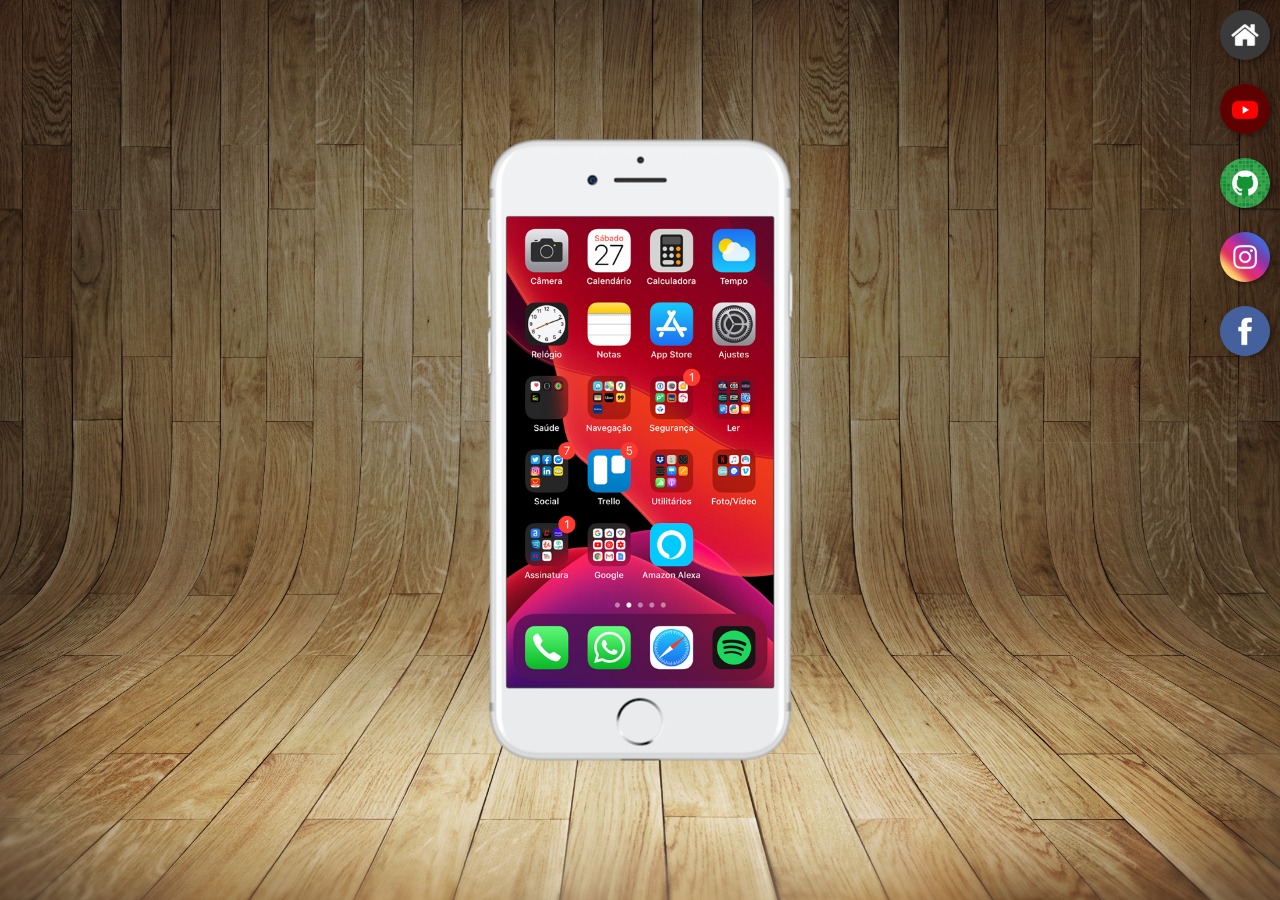
<file: index.html>
<!DOCTYPE html>
<html lang="pt-br">
<head>
    <meta charset="UTF-8">
    <meta name="viewport" content="width=device-width, initial-scale=1.0">
    <link rel="shortcut icon" href="pacote-d013/favicon.ico" type="image/x-icon">
    <link rel="stylesheet" href="estilo/style.css">
    <link rel="shortcut icon" href="favicon.ico" type="image/x-icon">
    <title>Projeto Redes Sociais</title>
</head>
<body>
    <section id="telefone">
        <iframe src="home.html" name="tela" id="tela" frameborder="0">
            Seu navegador não é compatível com isso.
        </iframe>
    </section>
    <section id="redes-sociais">
        <a href="home.html" target="tela"><img src="imagens/logo-home.jpg" alt="Home"></a> <br>
        <a href="youtube.html" target="tela"><img src="imagens/logo-youtube.jpg" alt="YouTube"></a> <br>
        <a href="github.html" target="tela"><img src="imagens/logo-github.jpg" alt="GitHub"></a> <br>
        <a href="instagram.html" target="tela"><img src="imagens/logo-instagram.jpg" alt="Instagram"></a> <br>
        <a href="facebook.html" target="tela"><img src="imagens/logo-facebook.jpg" alt="Facebook"></a>
    </section>
</body>
</html>
</file>
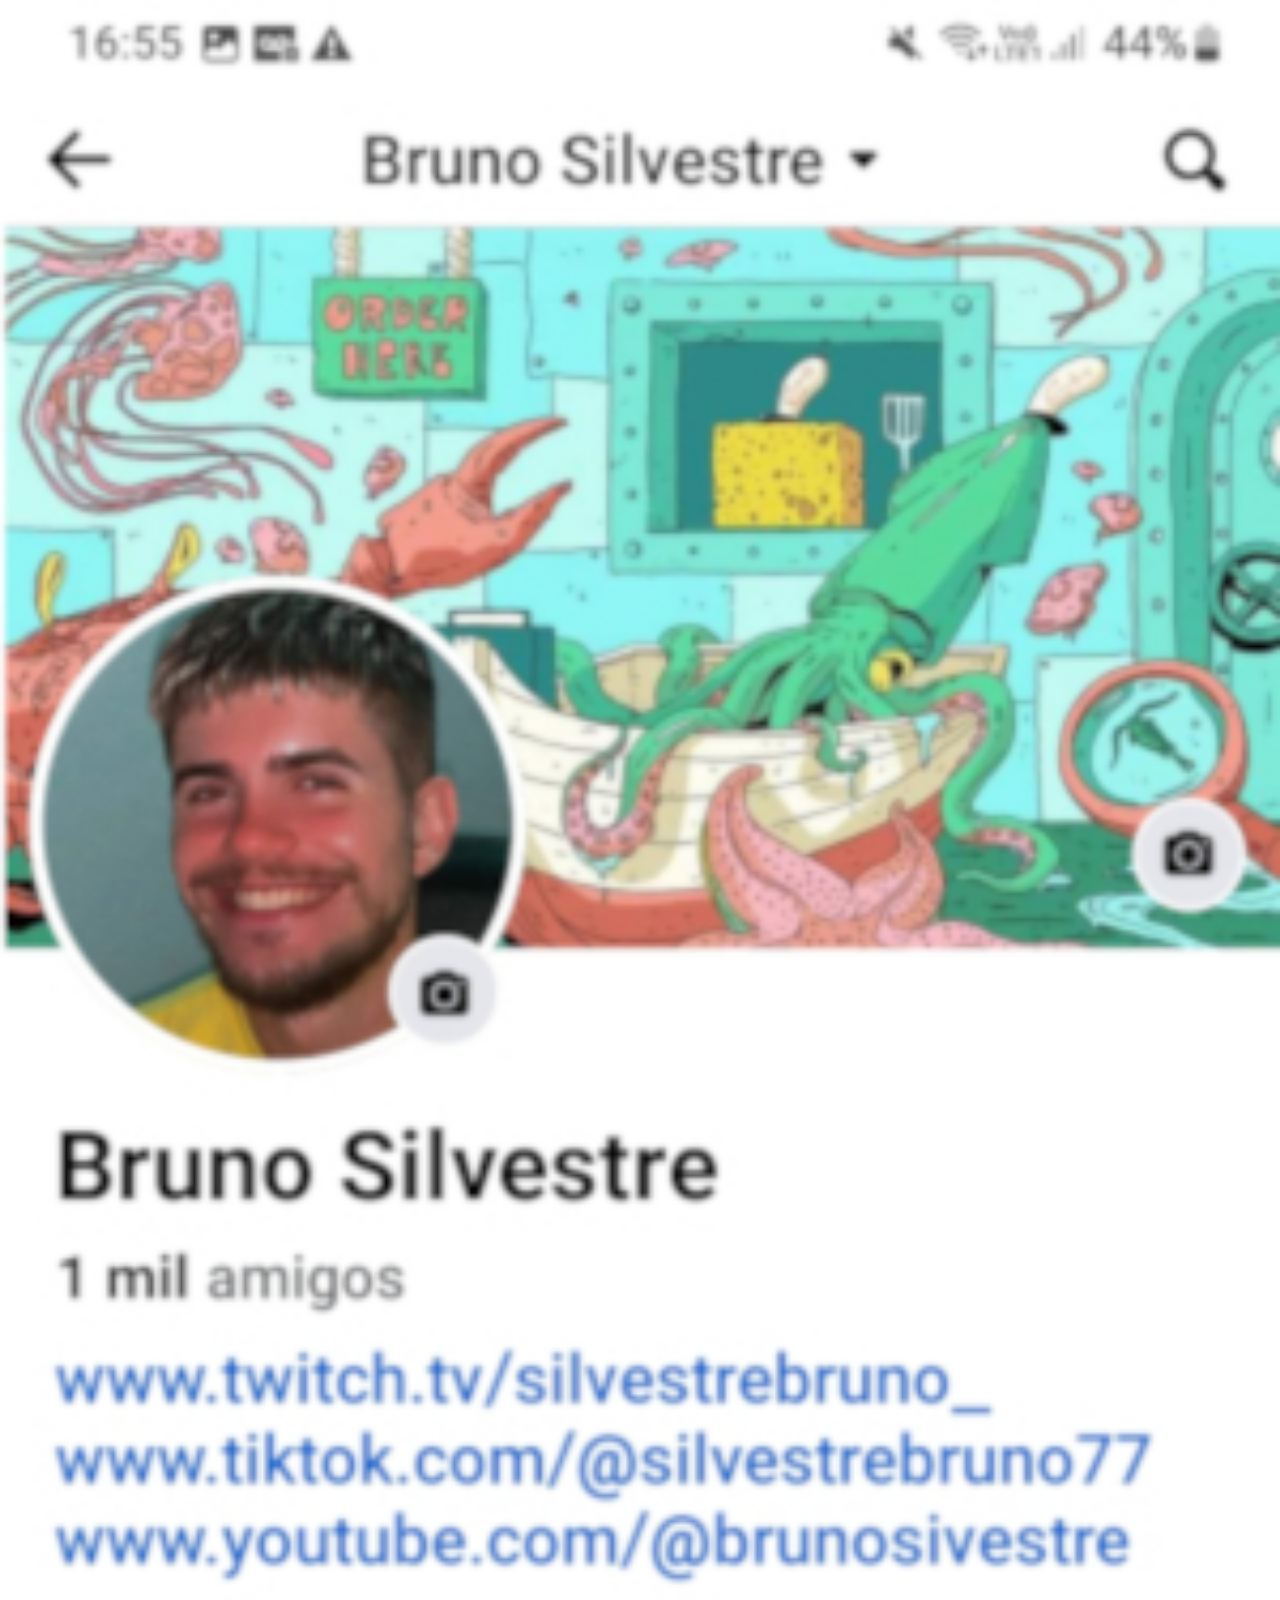
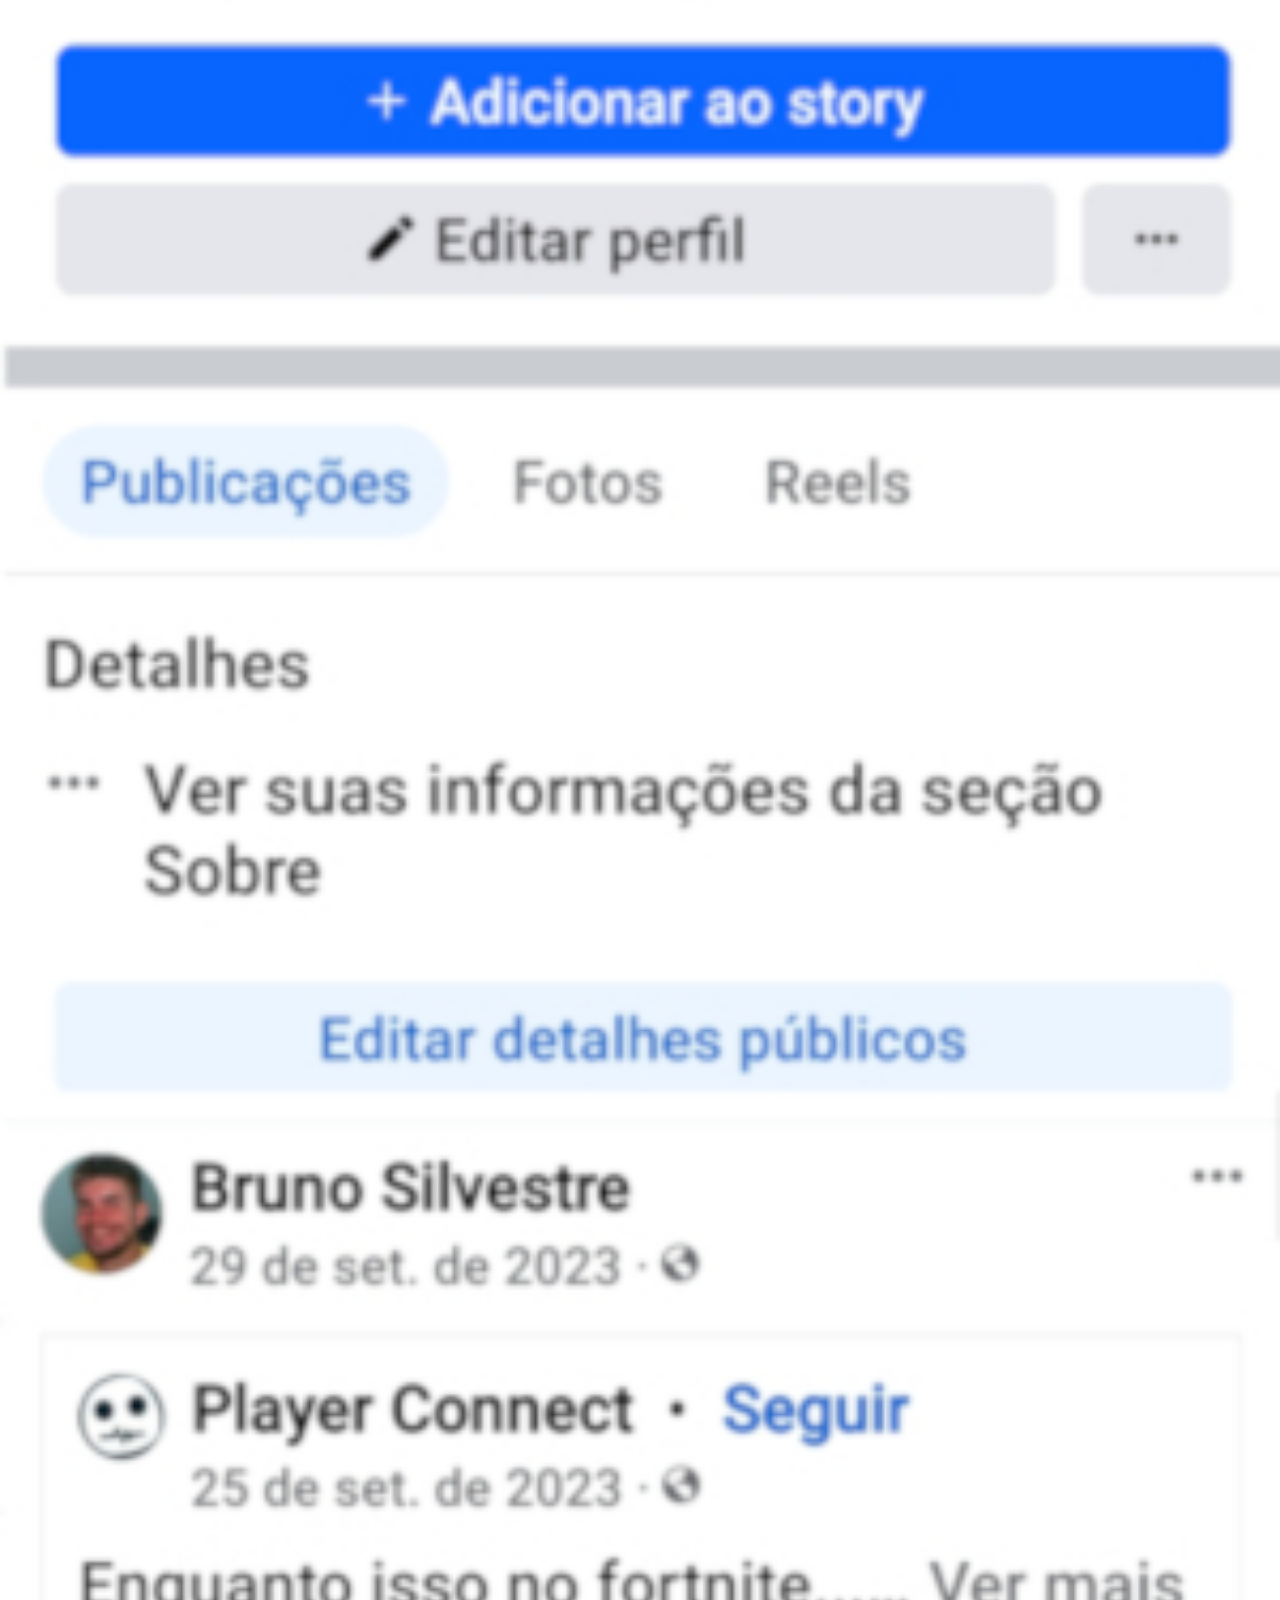
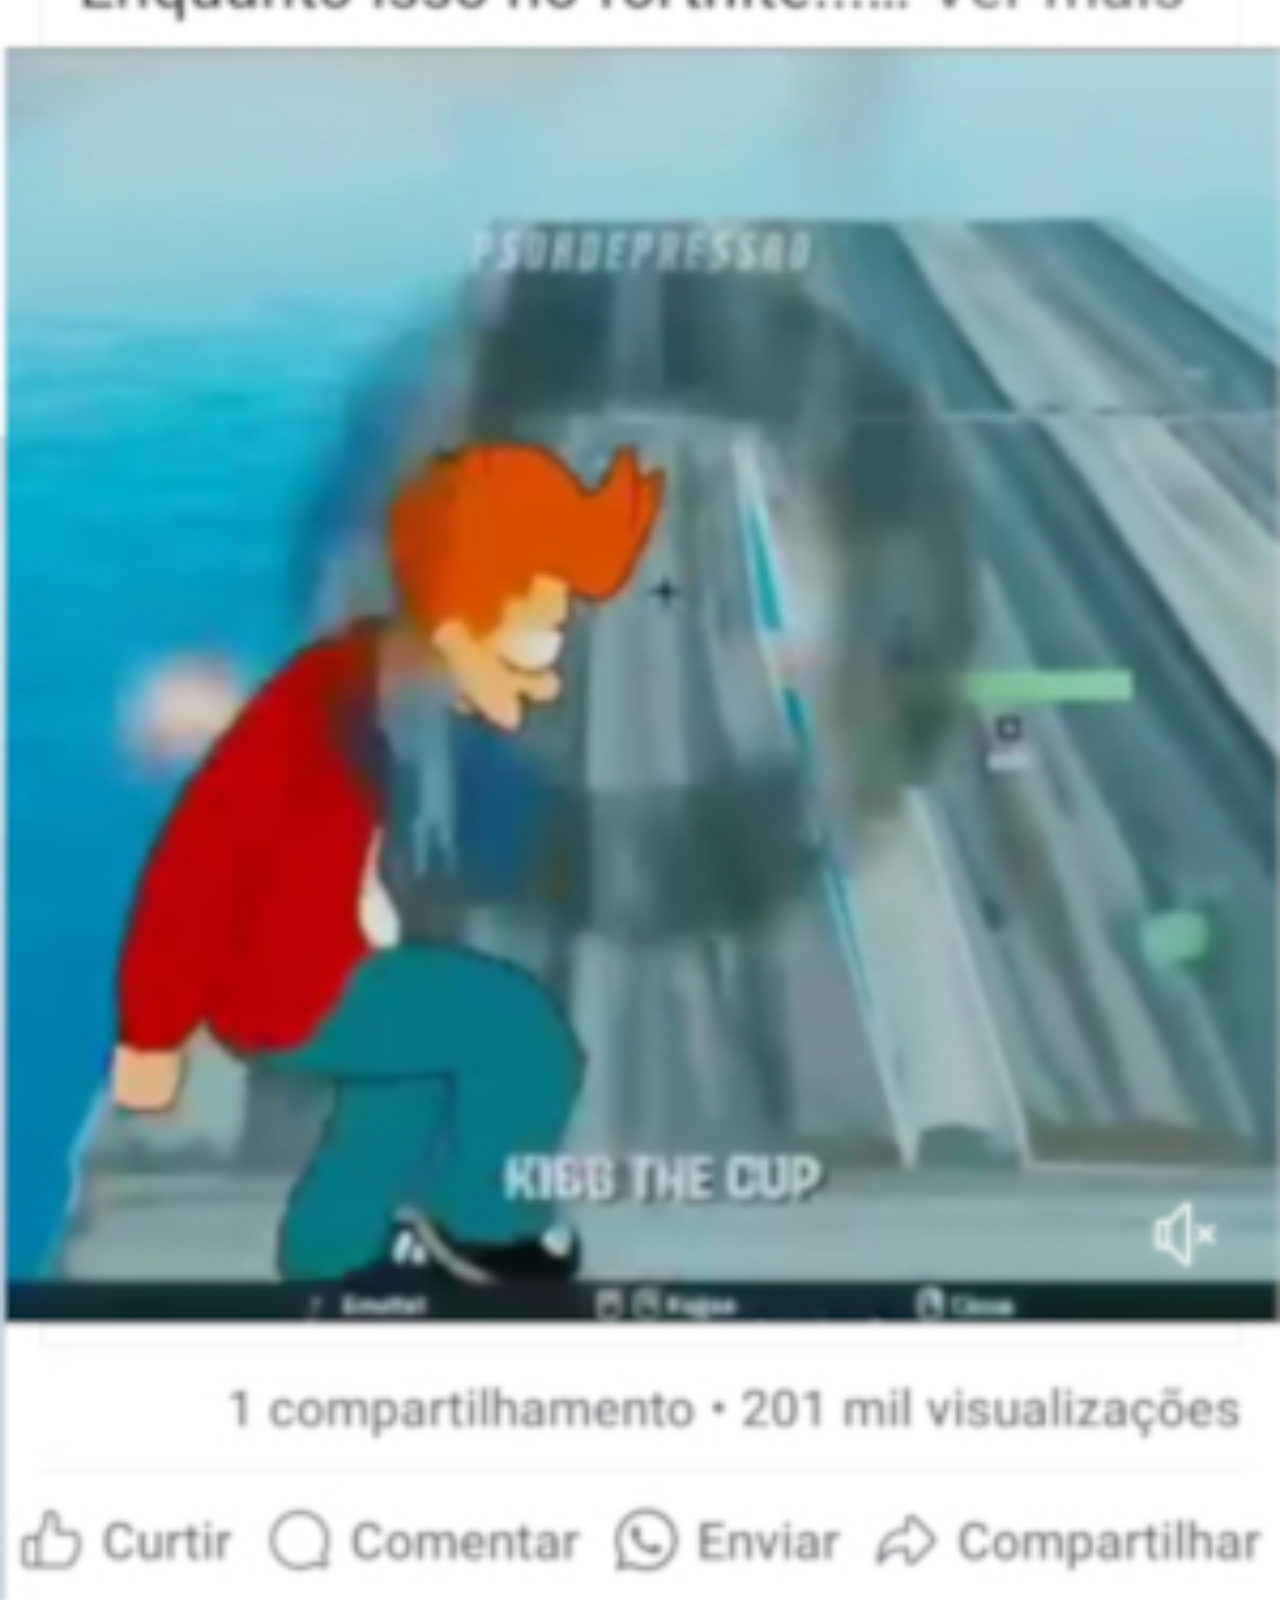
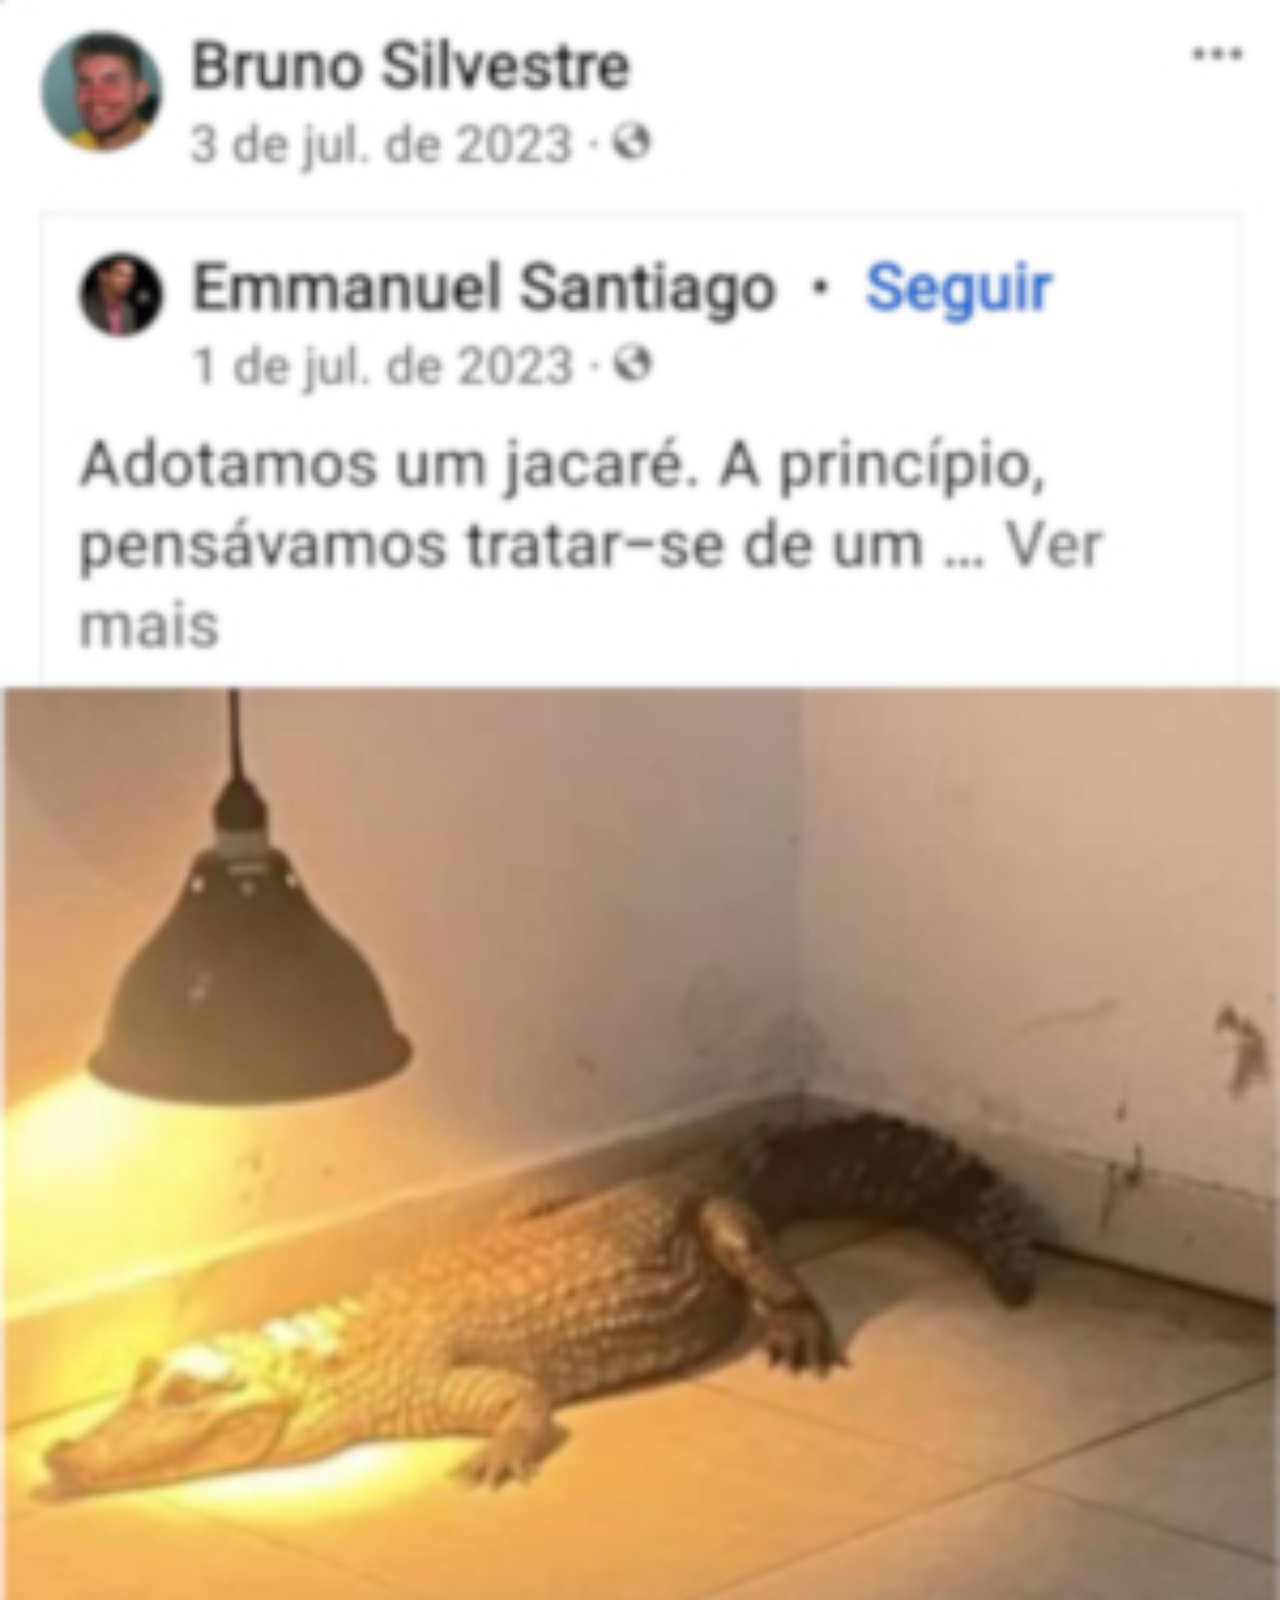
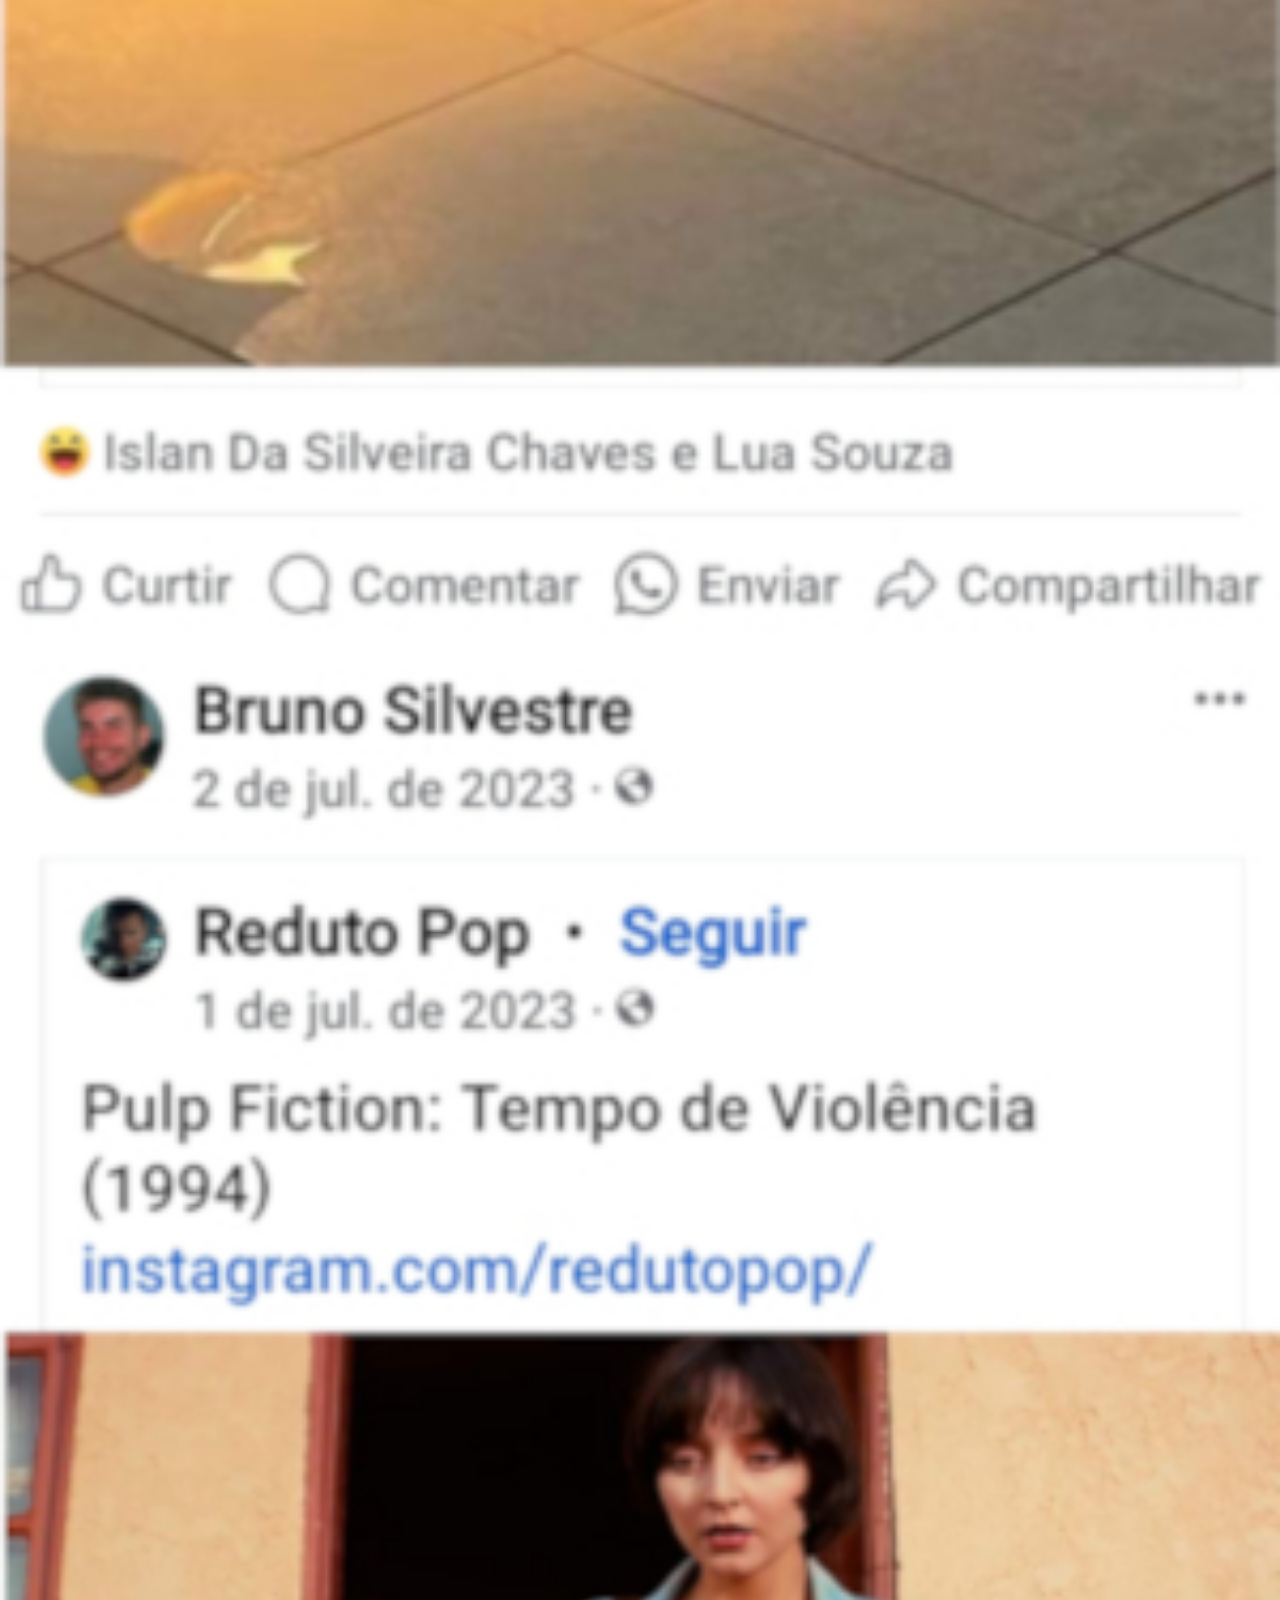
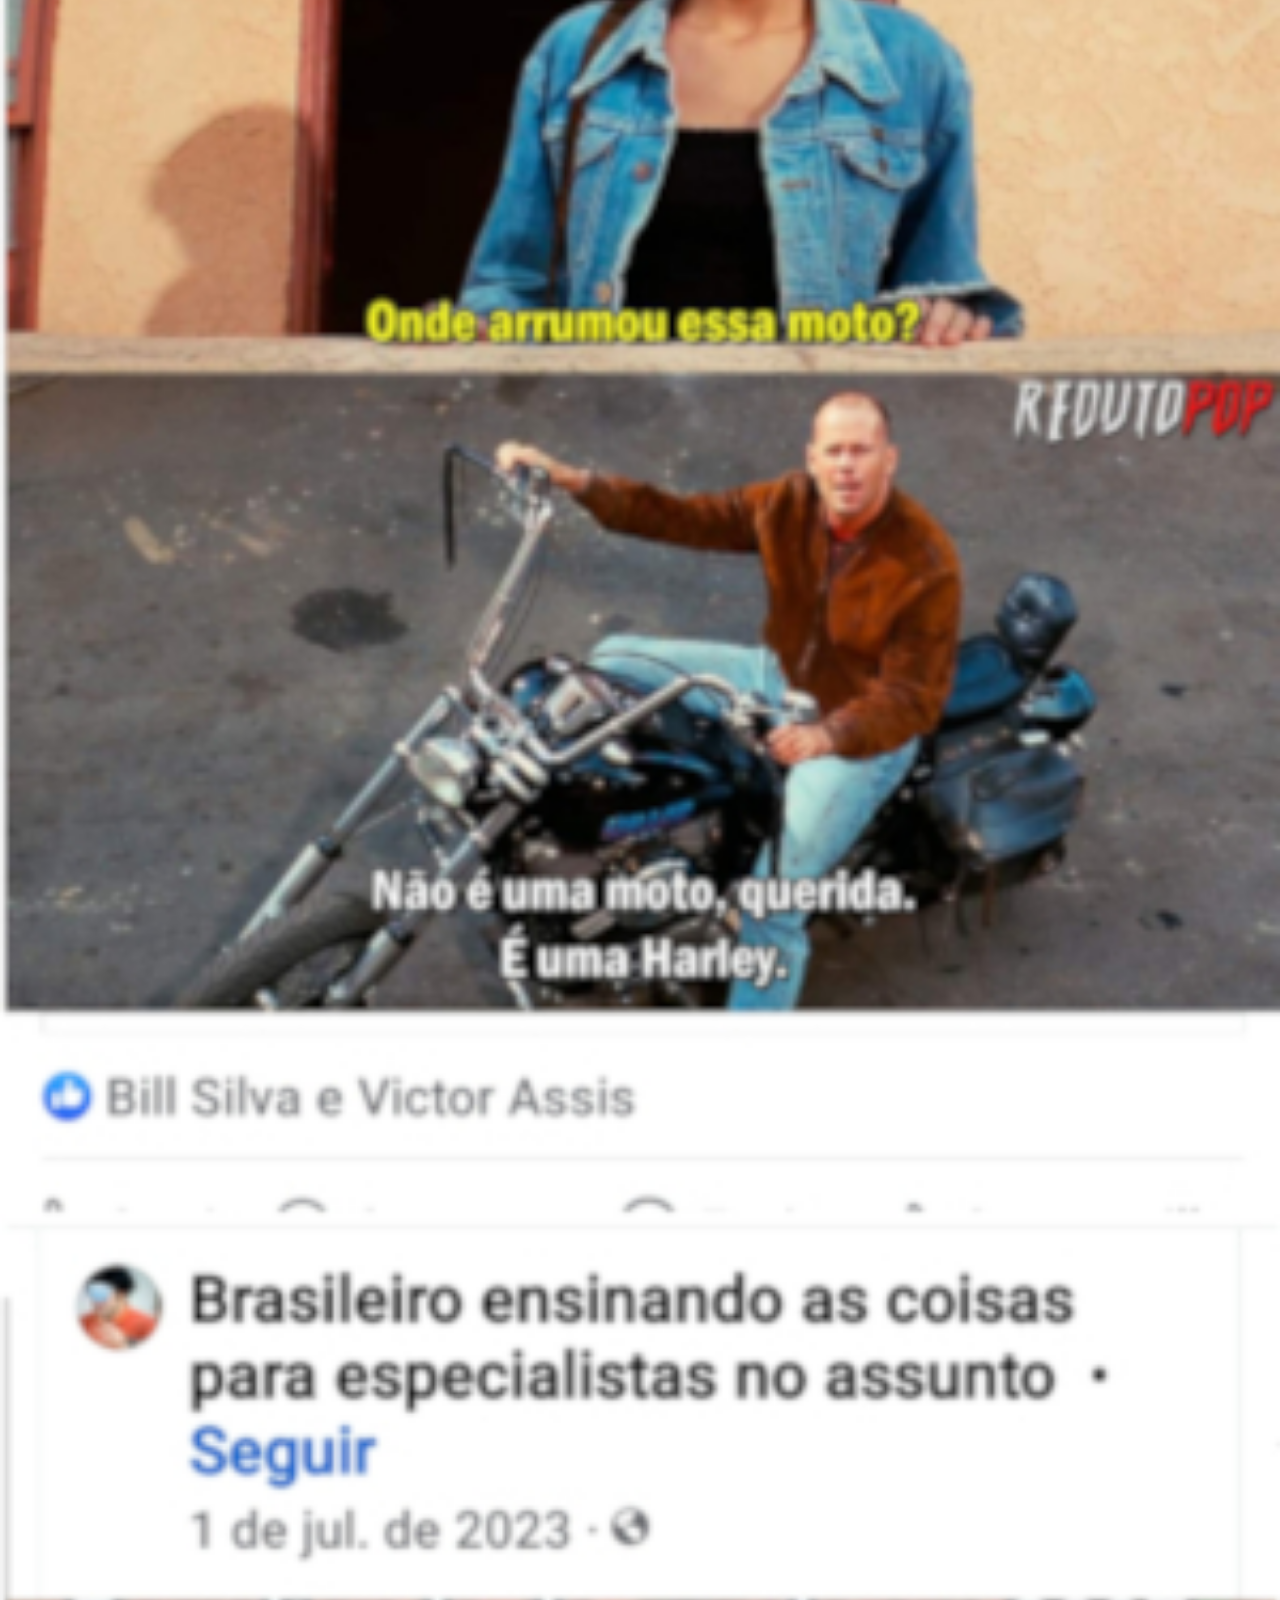
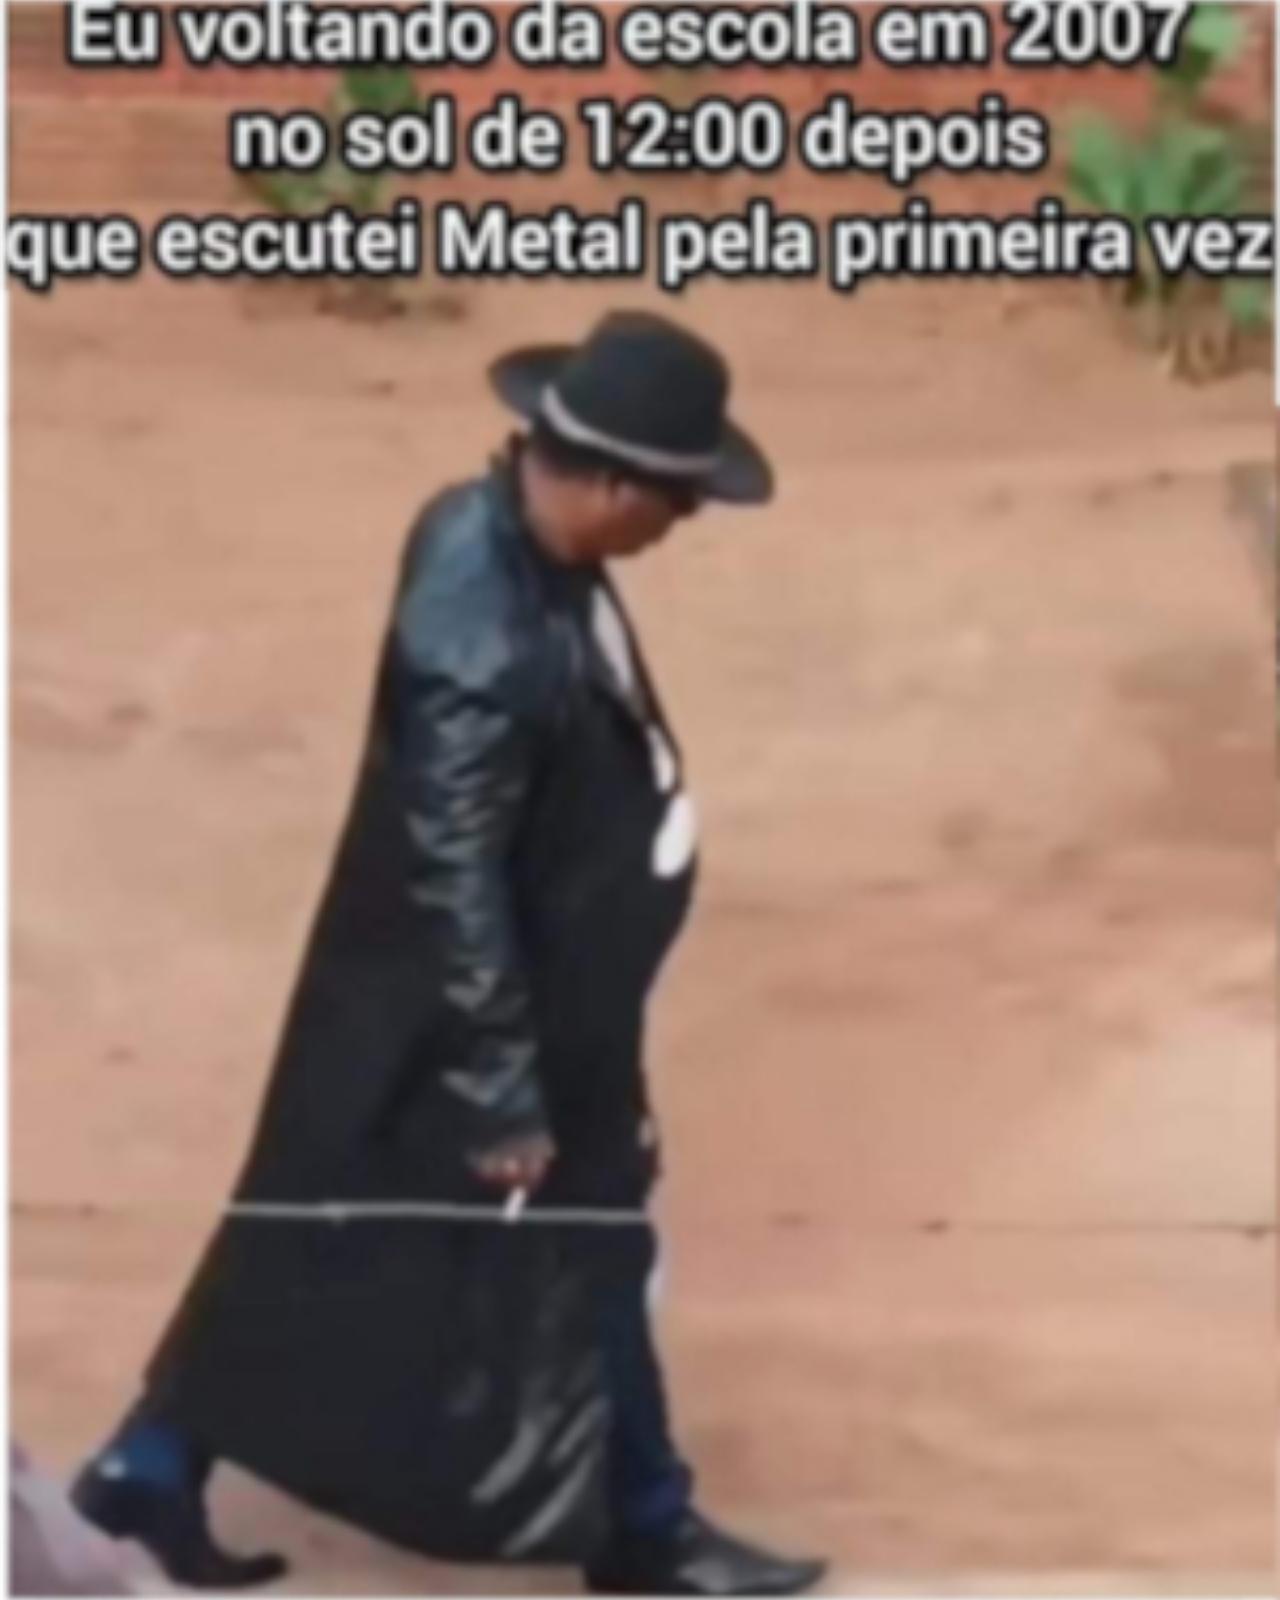
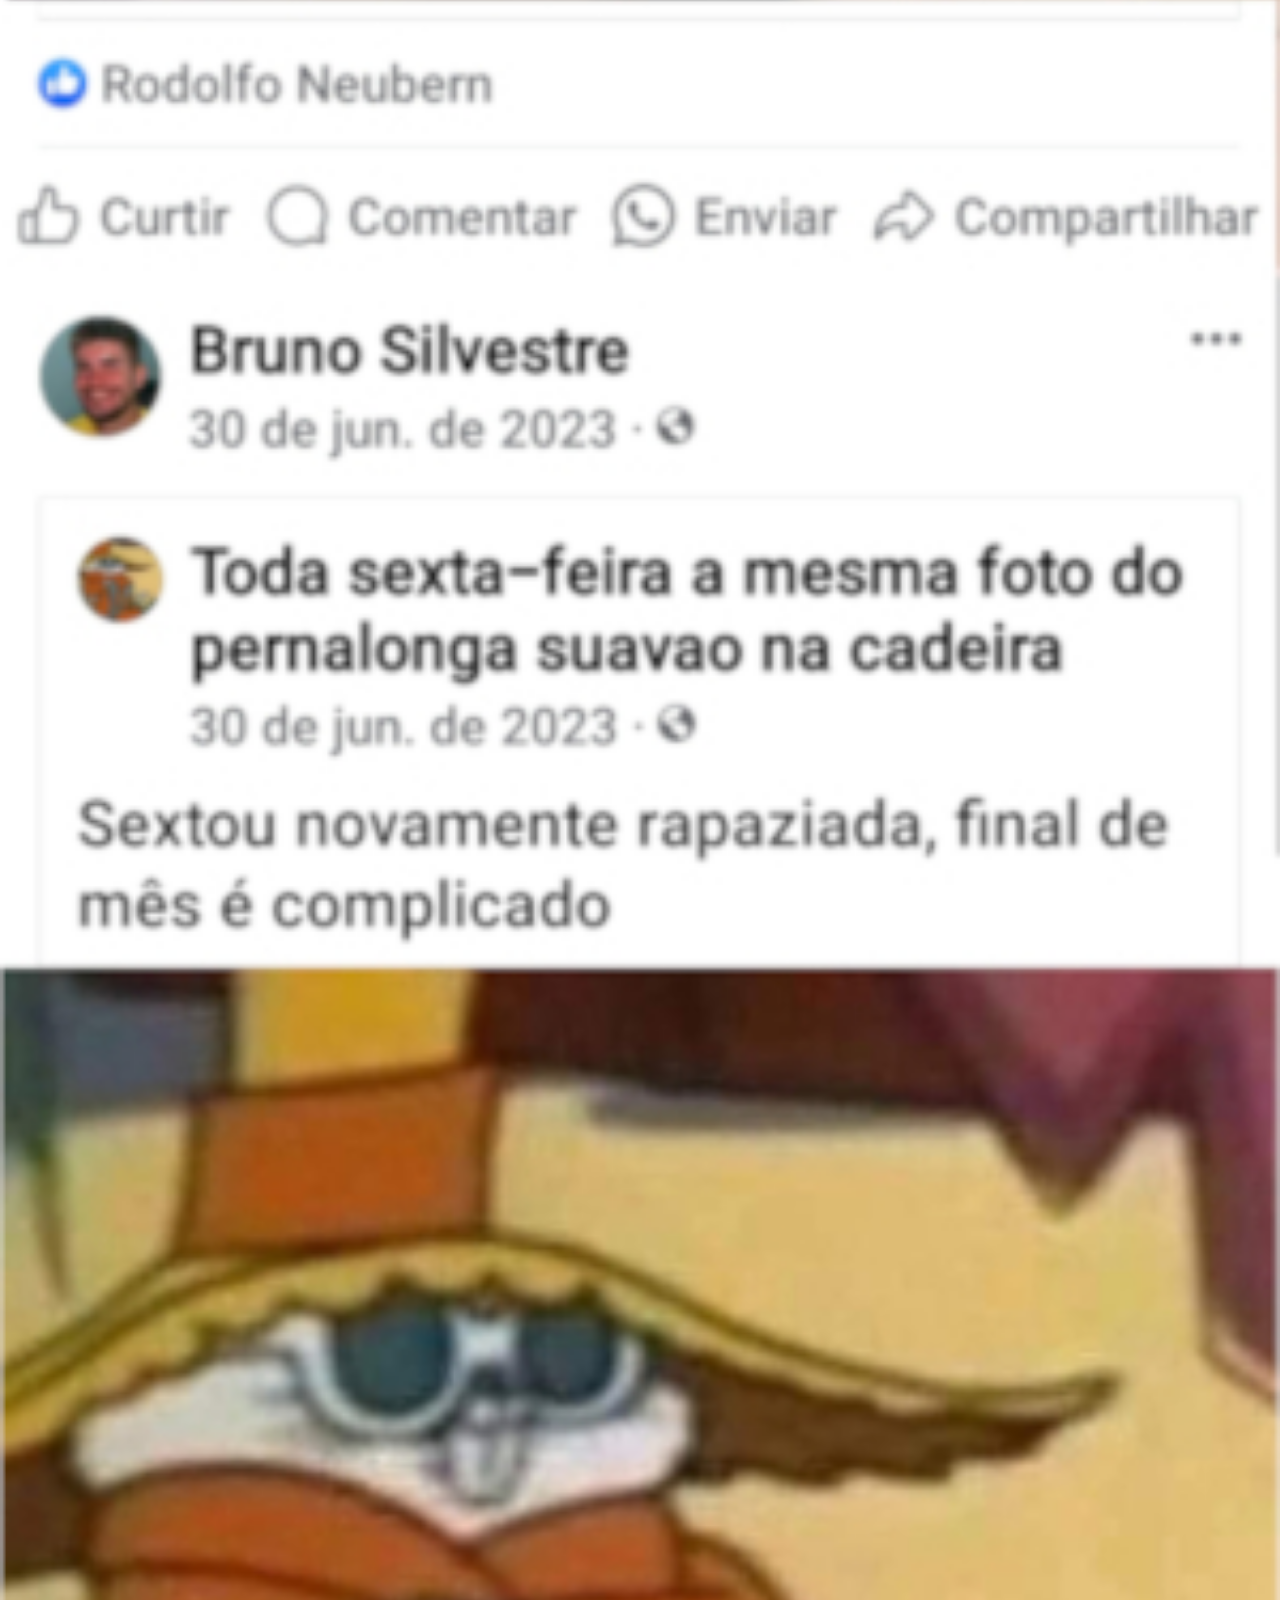
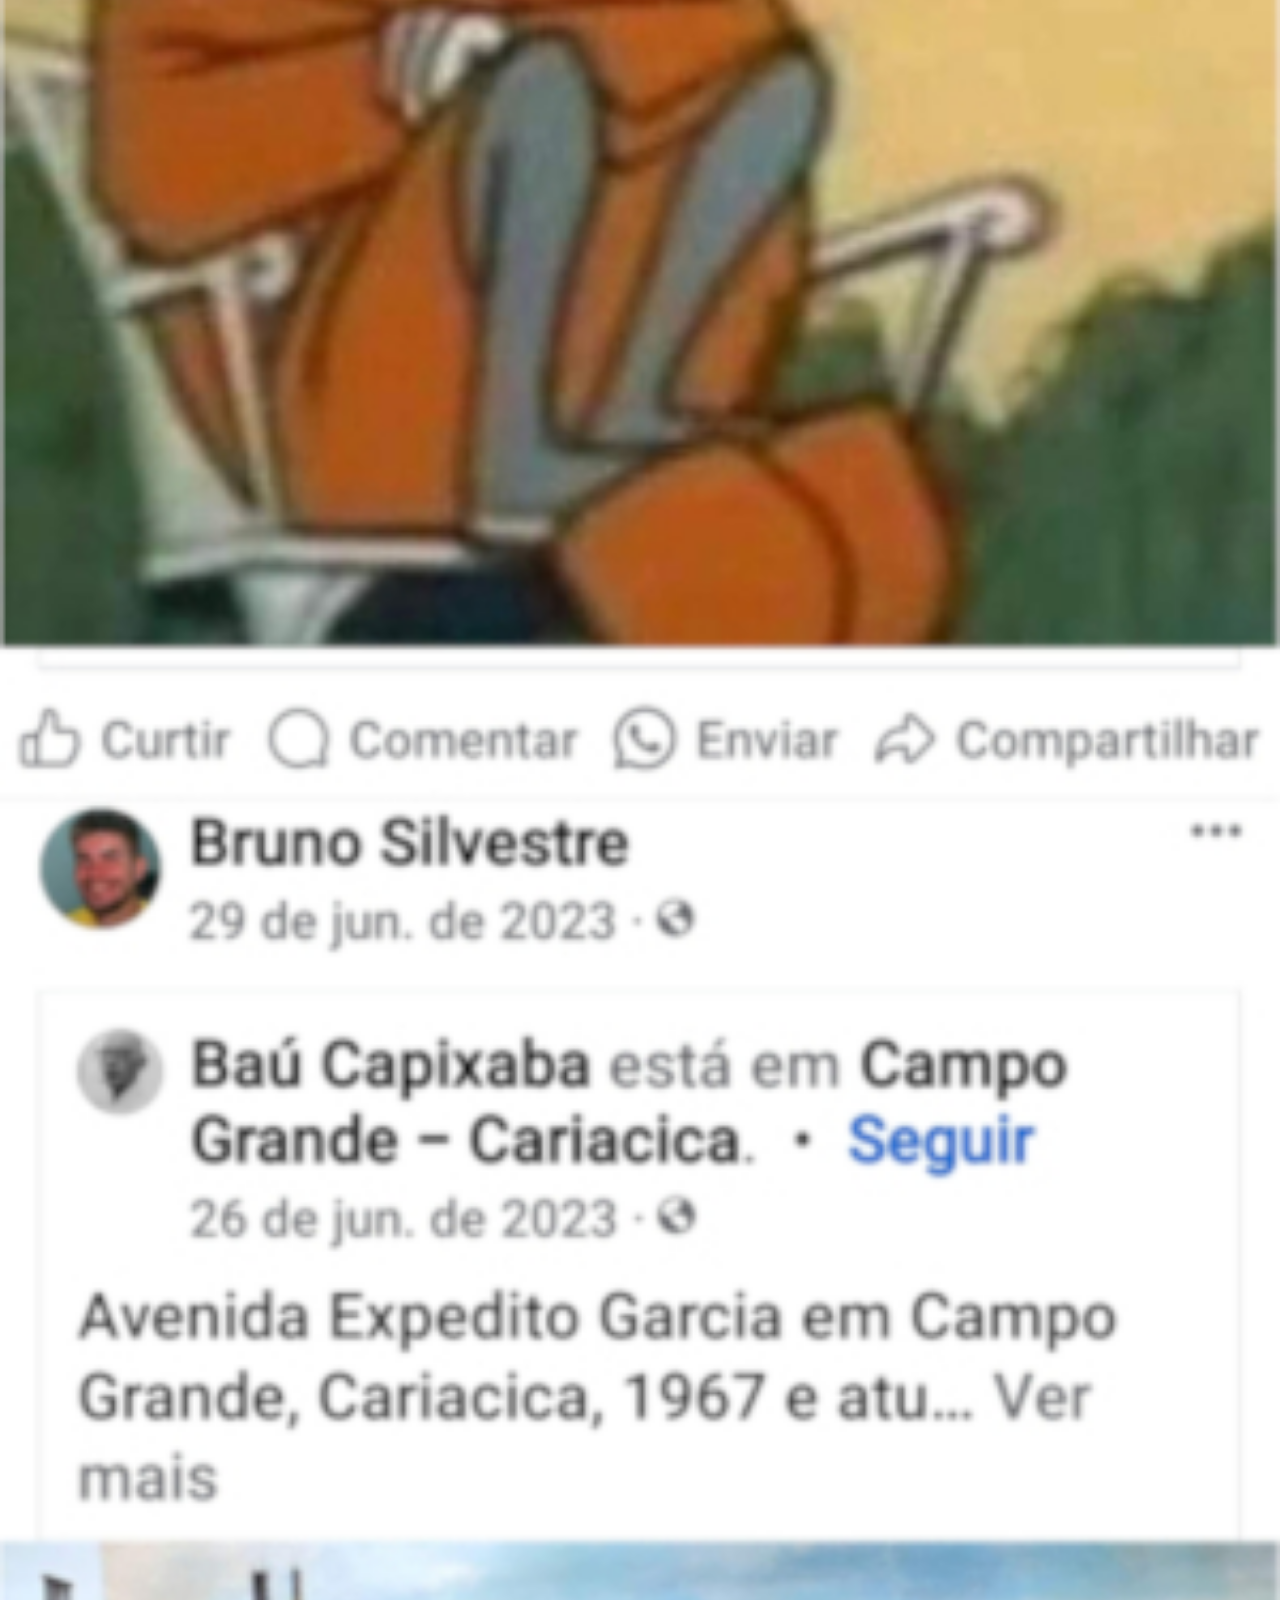
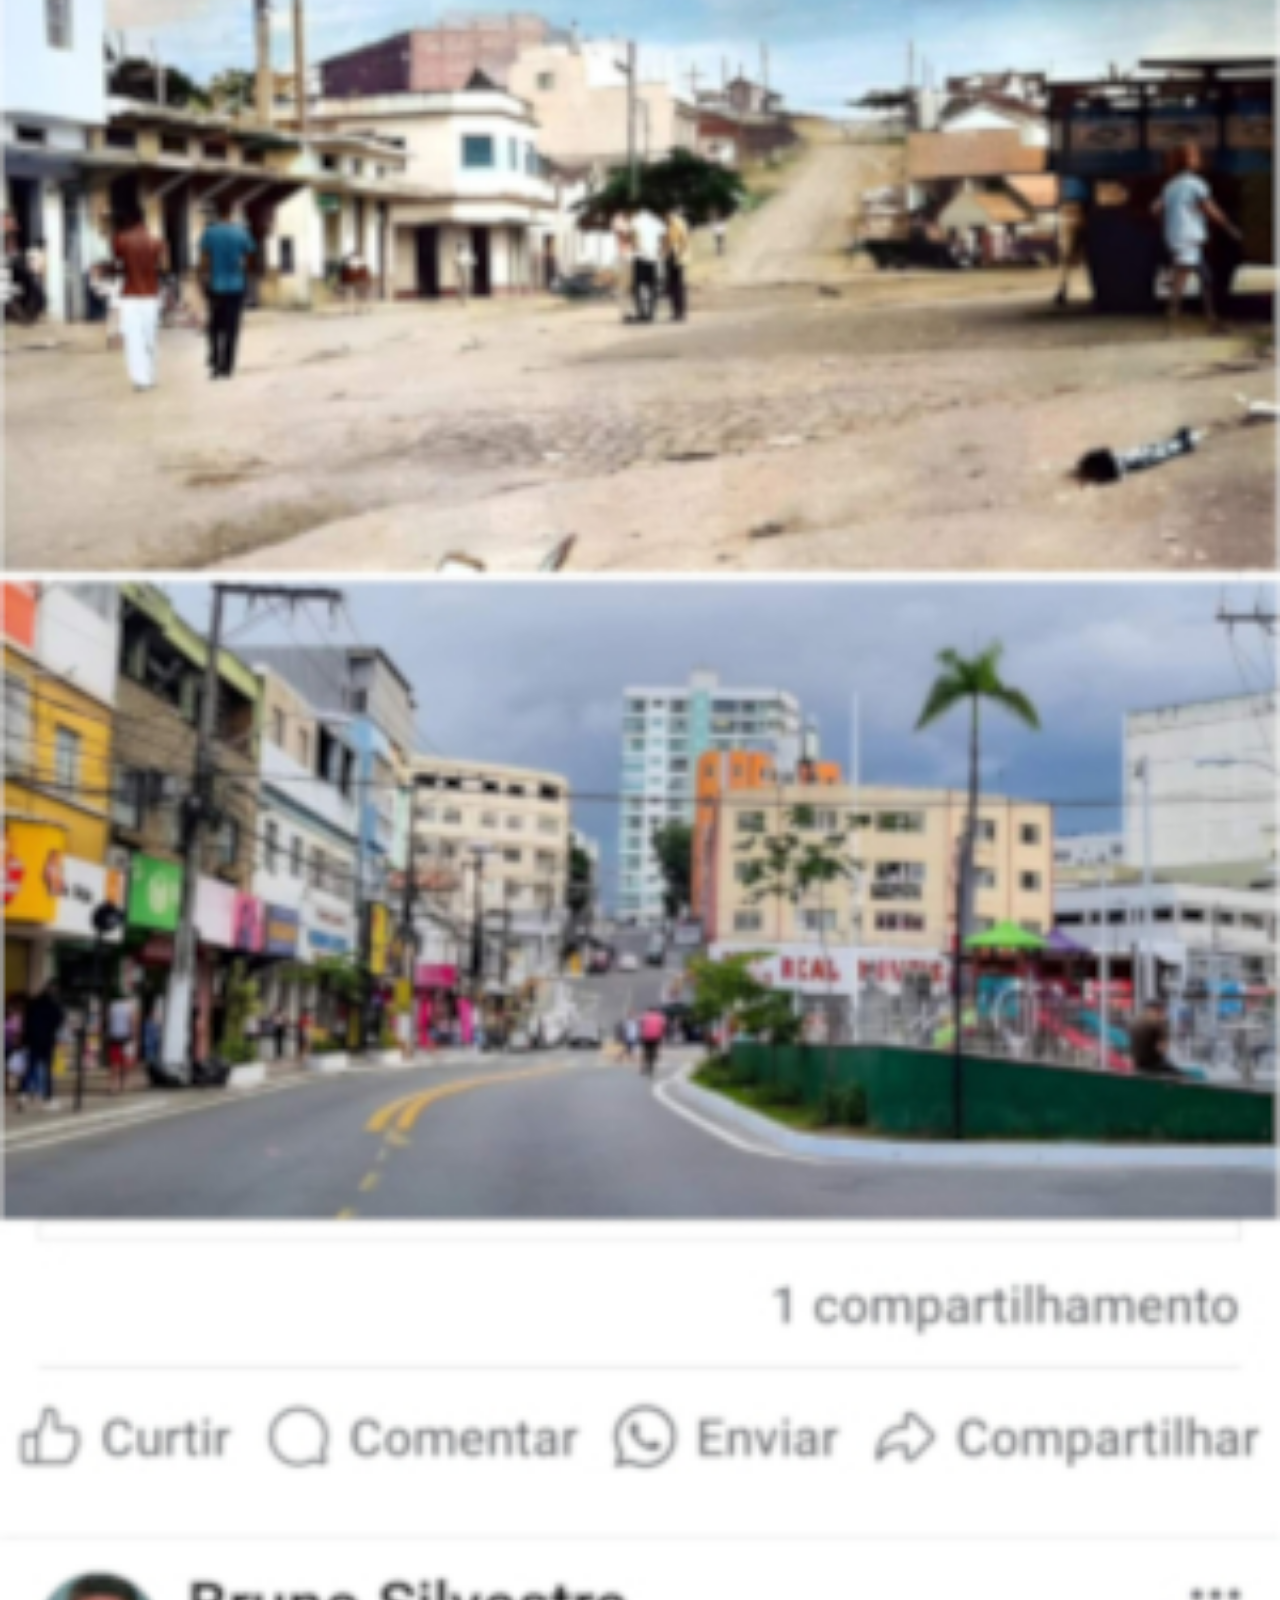
<file: facebook.html>
<!DOCTYPE html>
<html lang="pt-br">
<head>
    <meta charset="UTF-8">
    <meta name="viewport" content="width=device-width, initial-scale=1.0">
    <title>Facebook</title>
    <link rel="stylesheet" href="estilo/social.css">
</head>
<body>
    <img src="imagens/facebook-tela.jpg" alt="Facebook">
    <a href="https://www.facebook.com/bruno.silvestre.16/" target="_blank       ">ACESSE</a>
</body>
</html>
</file>
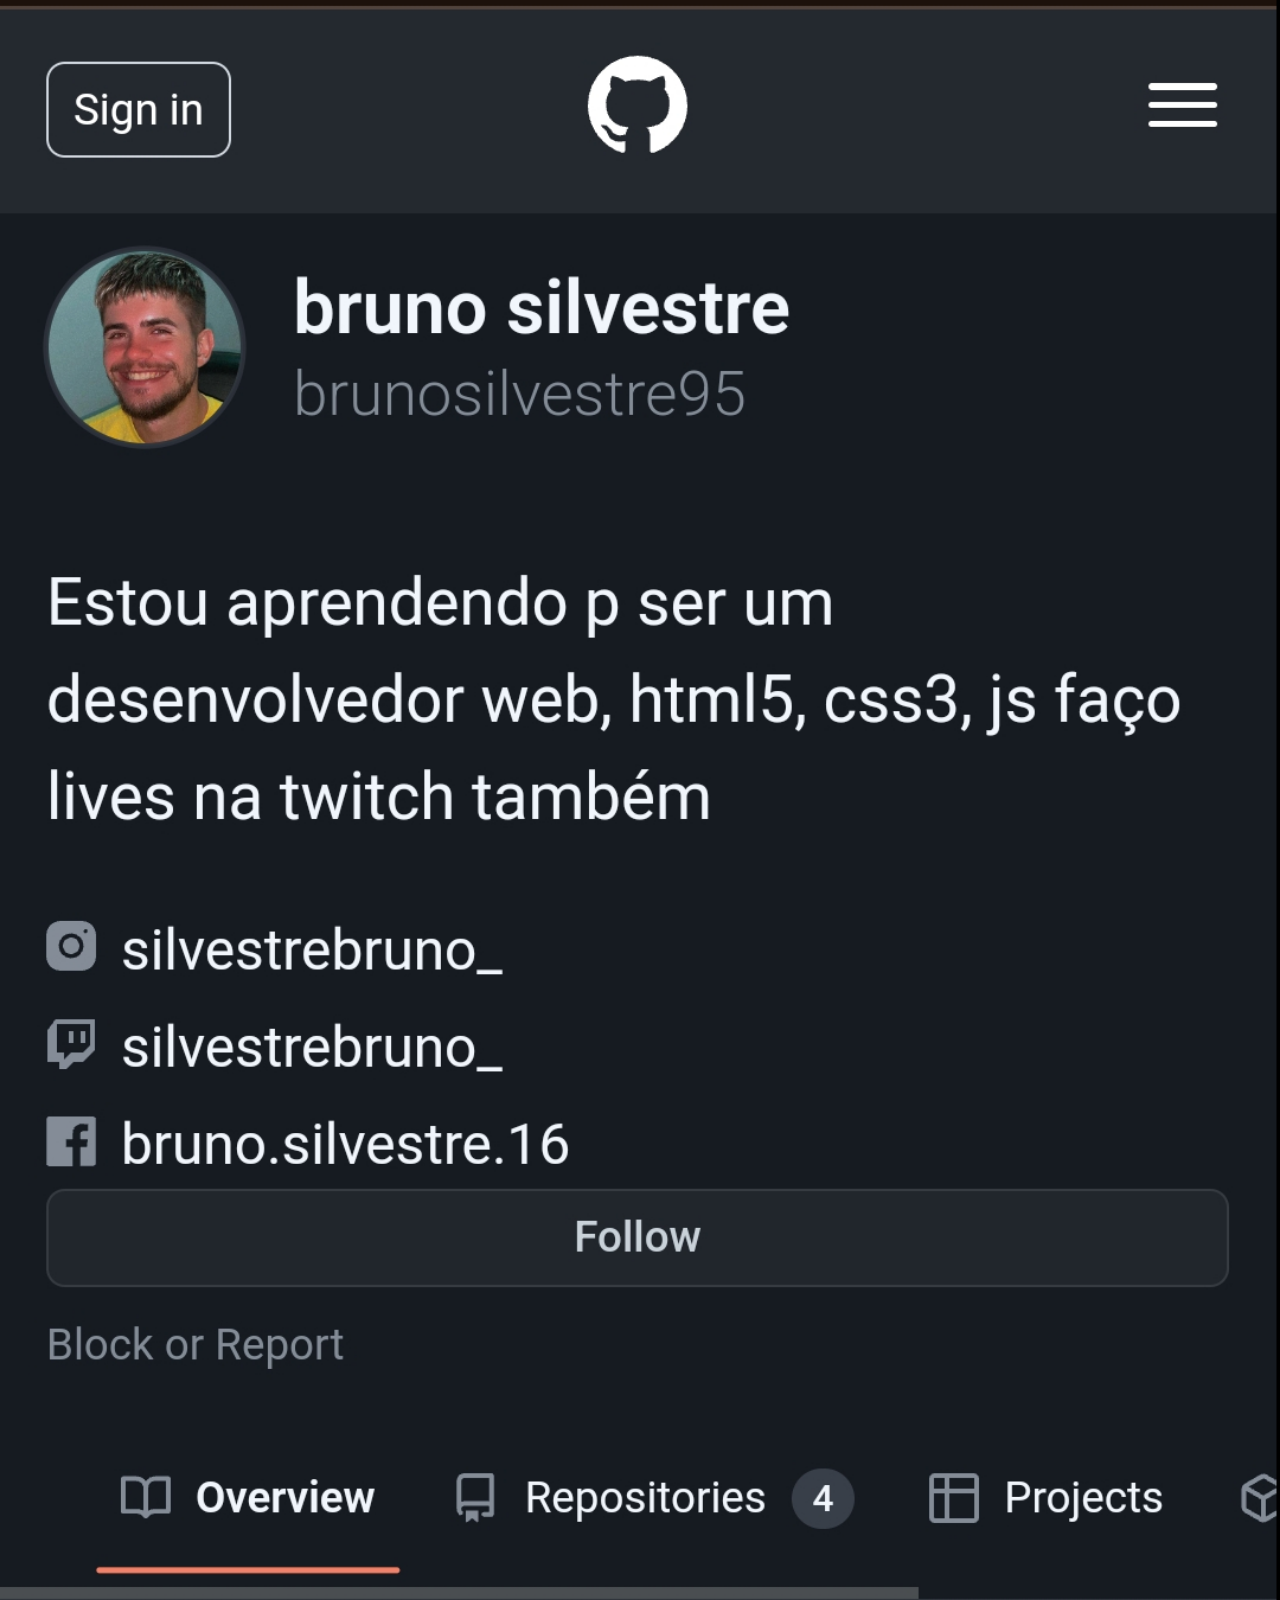
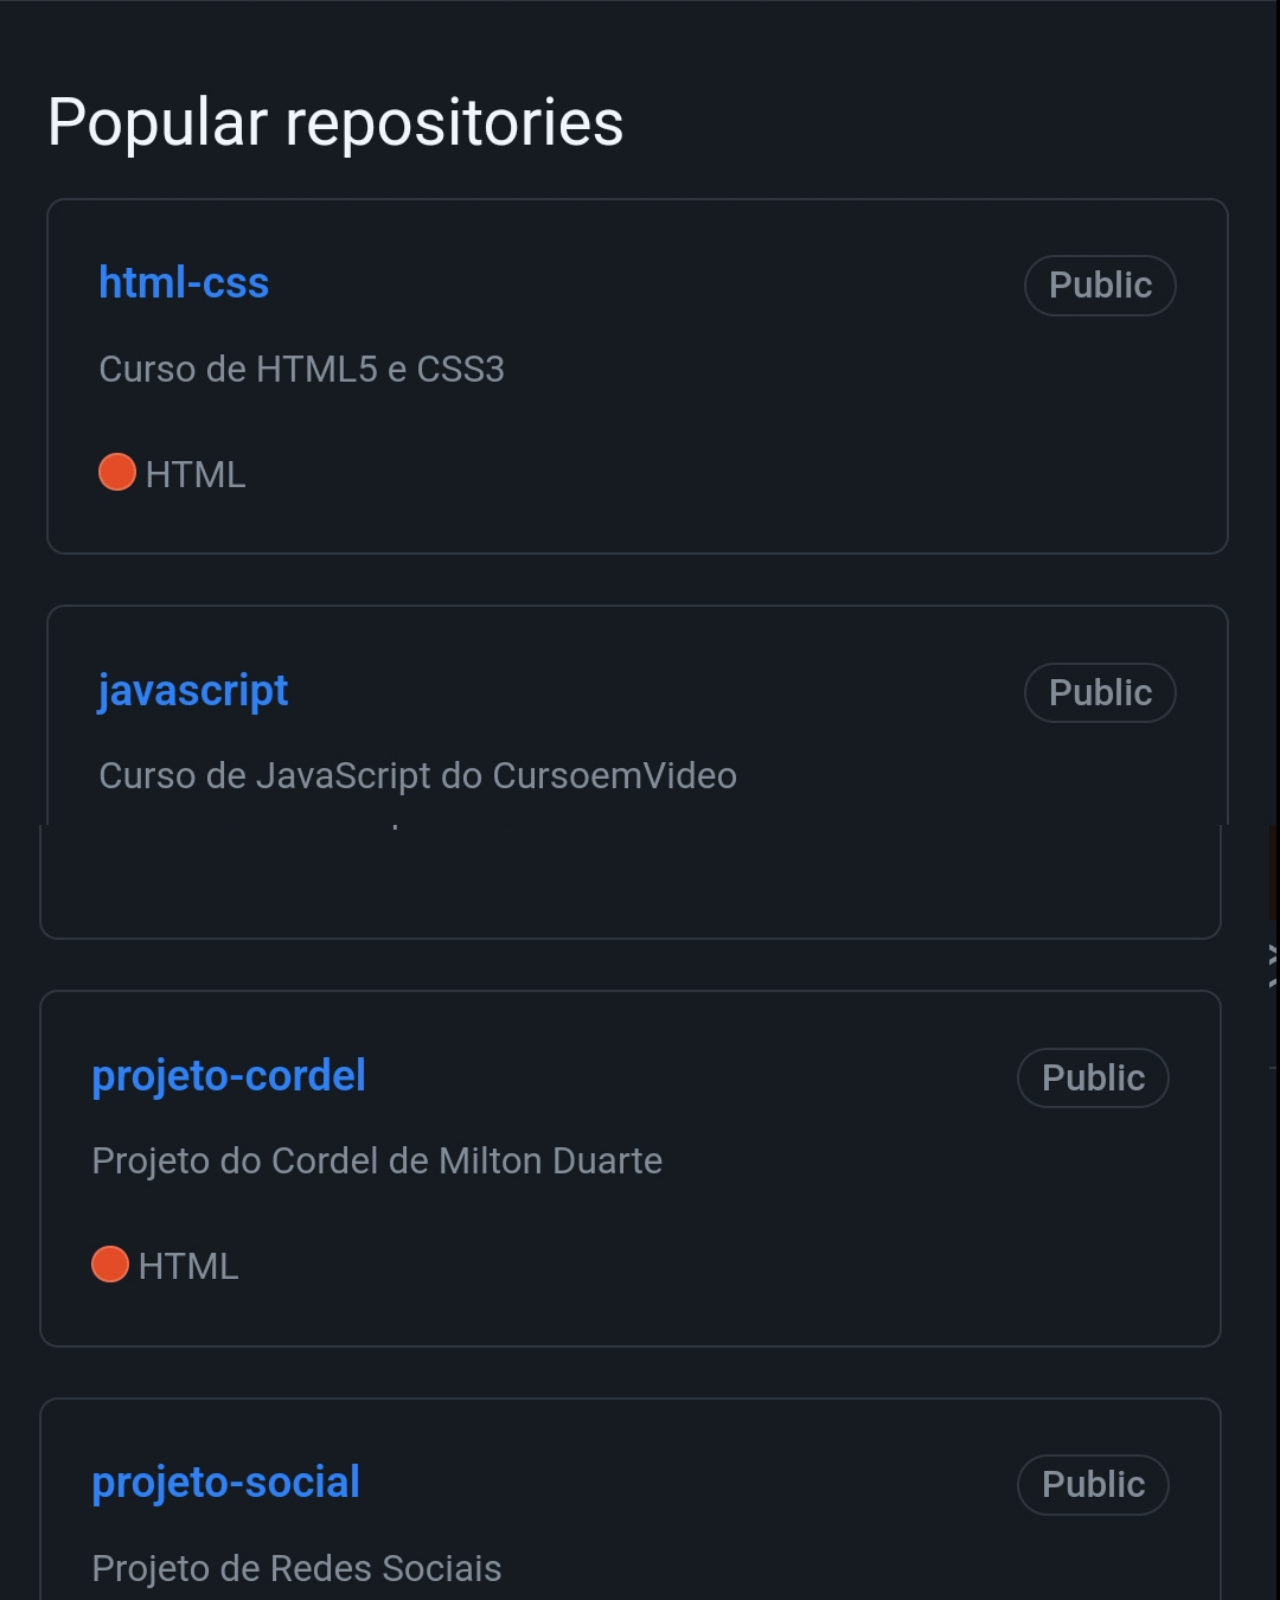
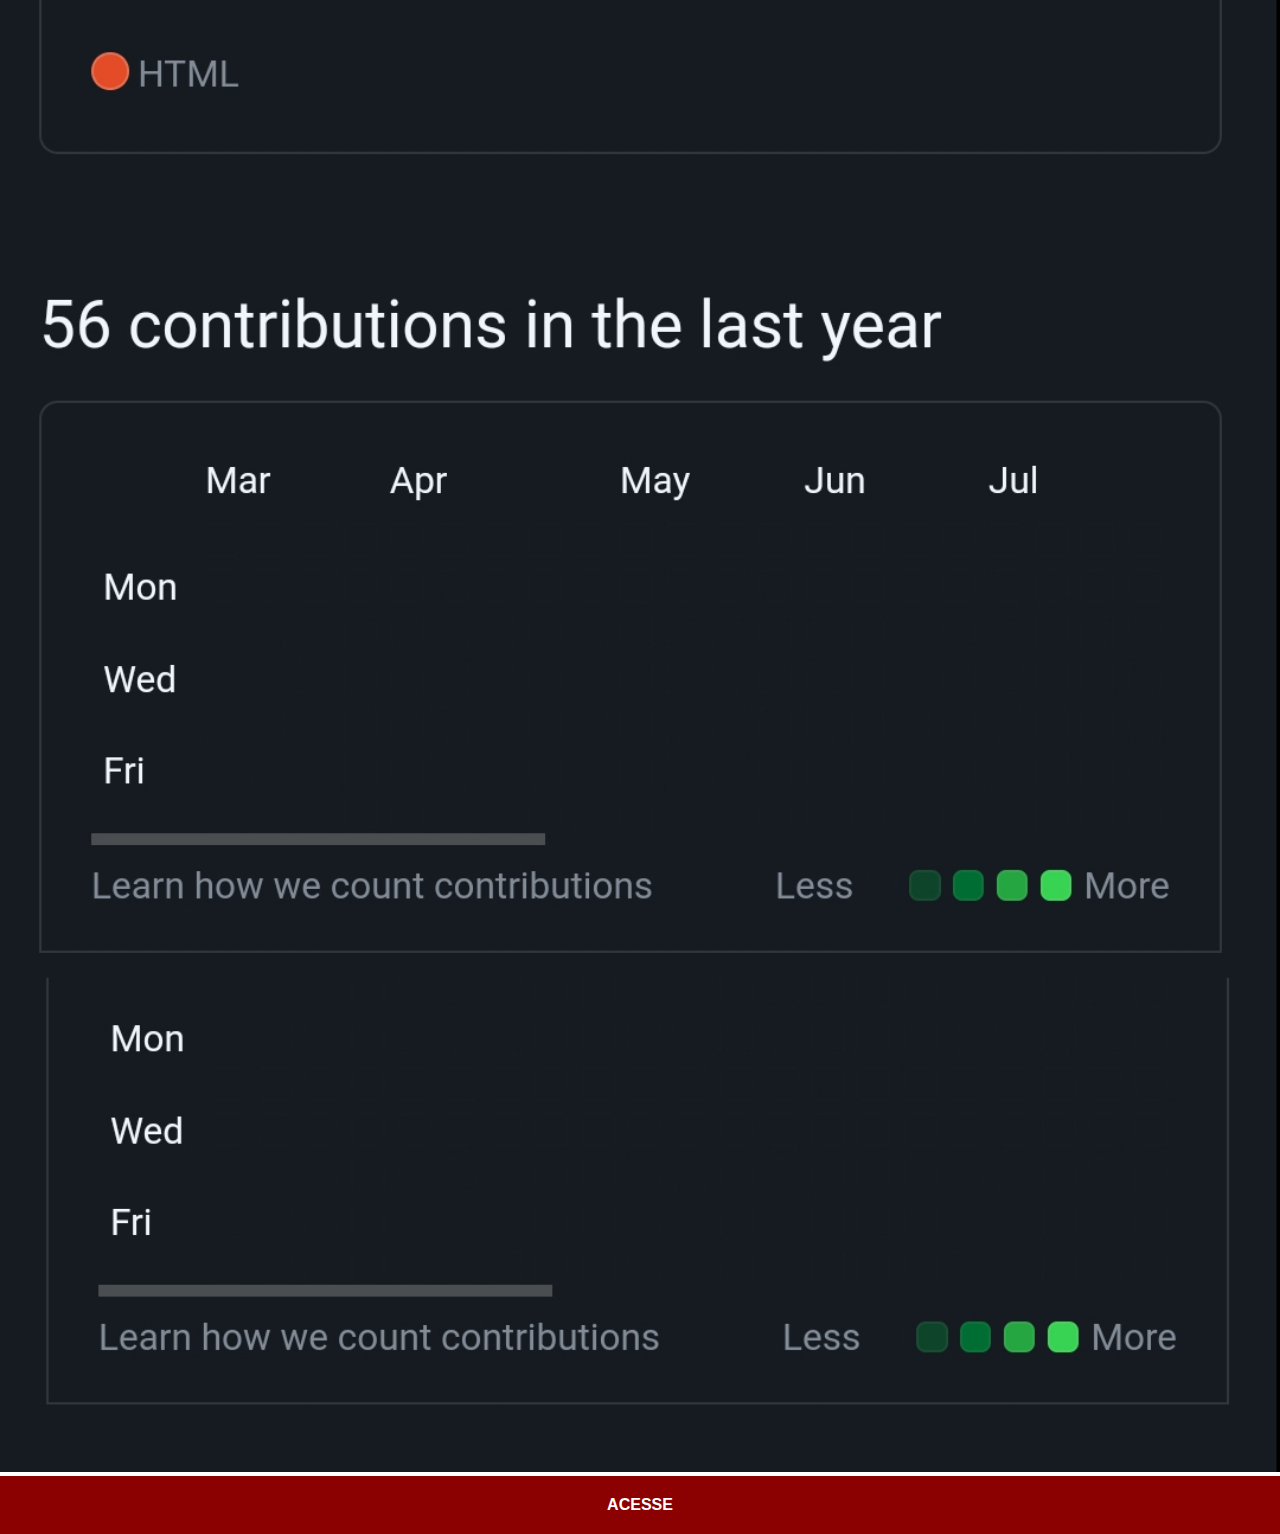
<file: github.html>
<!DOCTYPE html>
<html lang="pt-br">
<head>
    <meta charset="UTF-8">
    <meta name="viewport" content="width=device-width, initial-scale=1.0">
    <title>GitHub</title>
    <link rel="stylesheet" href="estilo/social.css">
</head>
<body>
    <img src="imagens/github-tela.jpg" alt="GitHub">
    <a href="https://github.com/brunosilvestre95/" target="_blank">ACESSE</a>
</body>
</html>
</file>
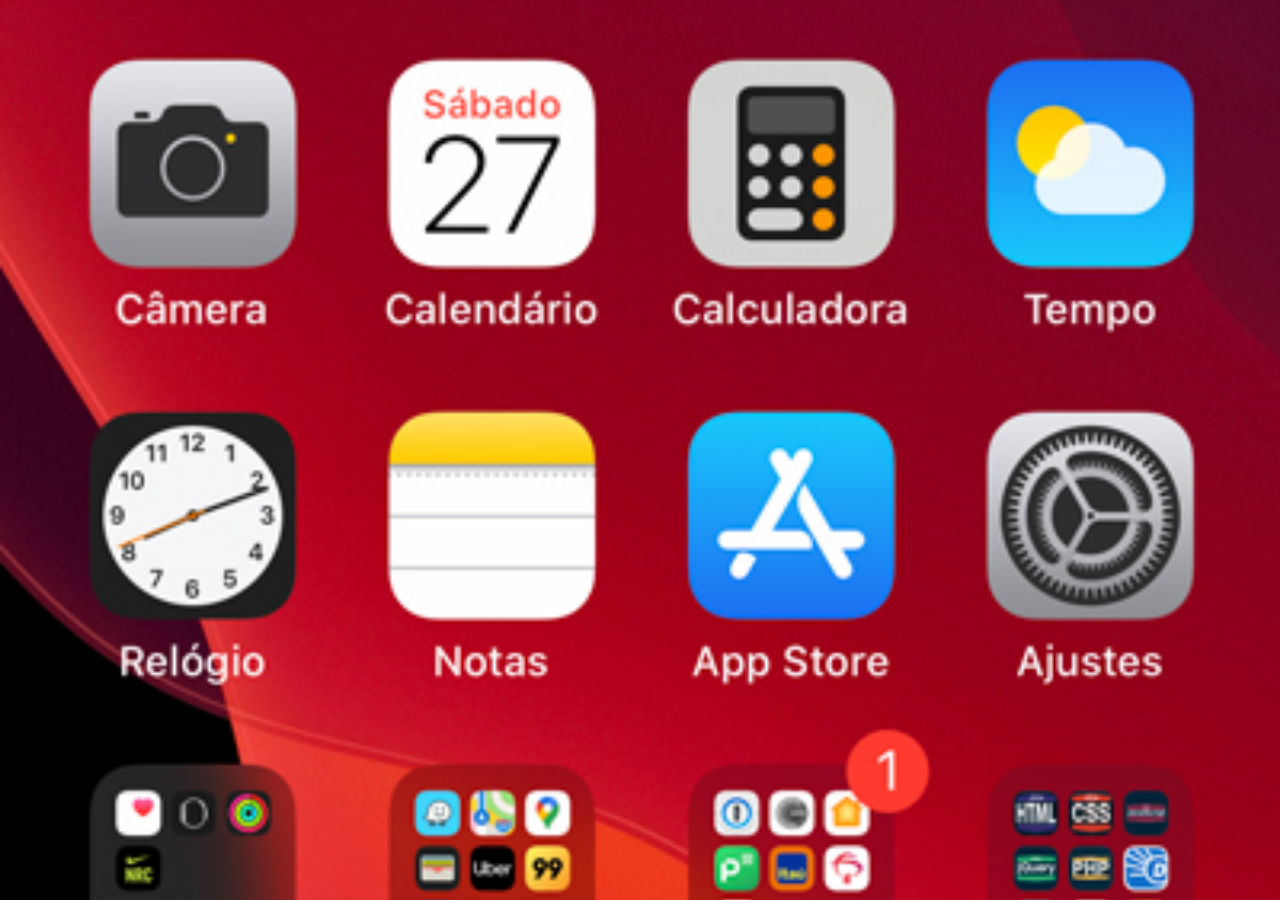
<file: home.html>
<!DOCTYPE html>
<html lang="pt-br">
<head>
    <meta charset="UTF-8">
    <meta name="viewport" content="width=device-width, initial-scale=1.0">
    <title>Home</title>
</head>
<style>

    *{
        margin: 0px;
        padding: 0px;
    }

    ::-webkit-scrollbar { /* escondendo a barra de rolagem */
    width: 0px; /* escondendo rolagem left and right */
    height: 0px;
    }

    body{
        width: 100vw;
        height: 100vh;
        background: url(imagens/tela-home.jpg) no-repeat top center;
        background-size: cover; /* cover configura para cobrir a imagem dentro do tamanho */
    }

</style>
<body>
    
</body>
</html>
</file>
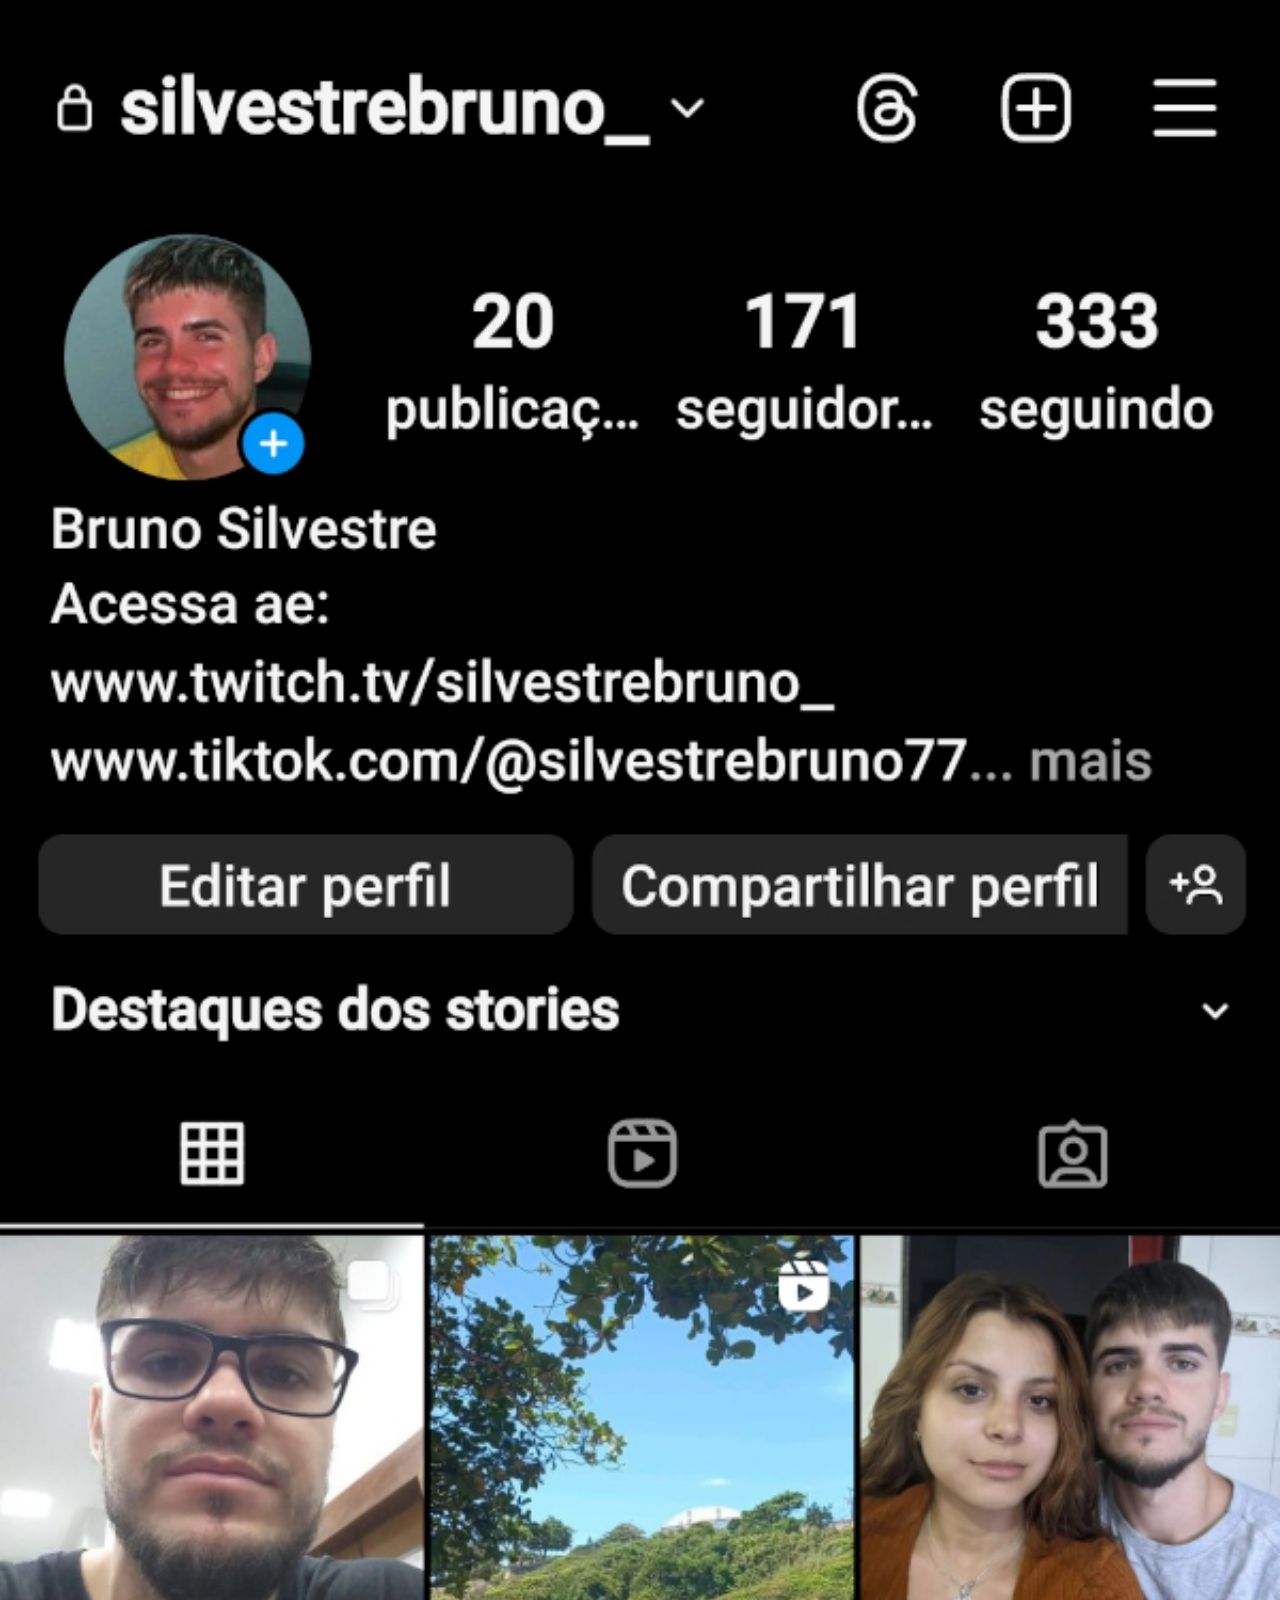
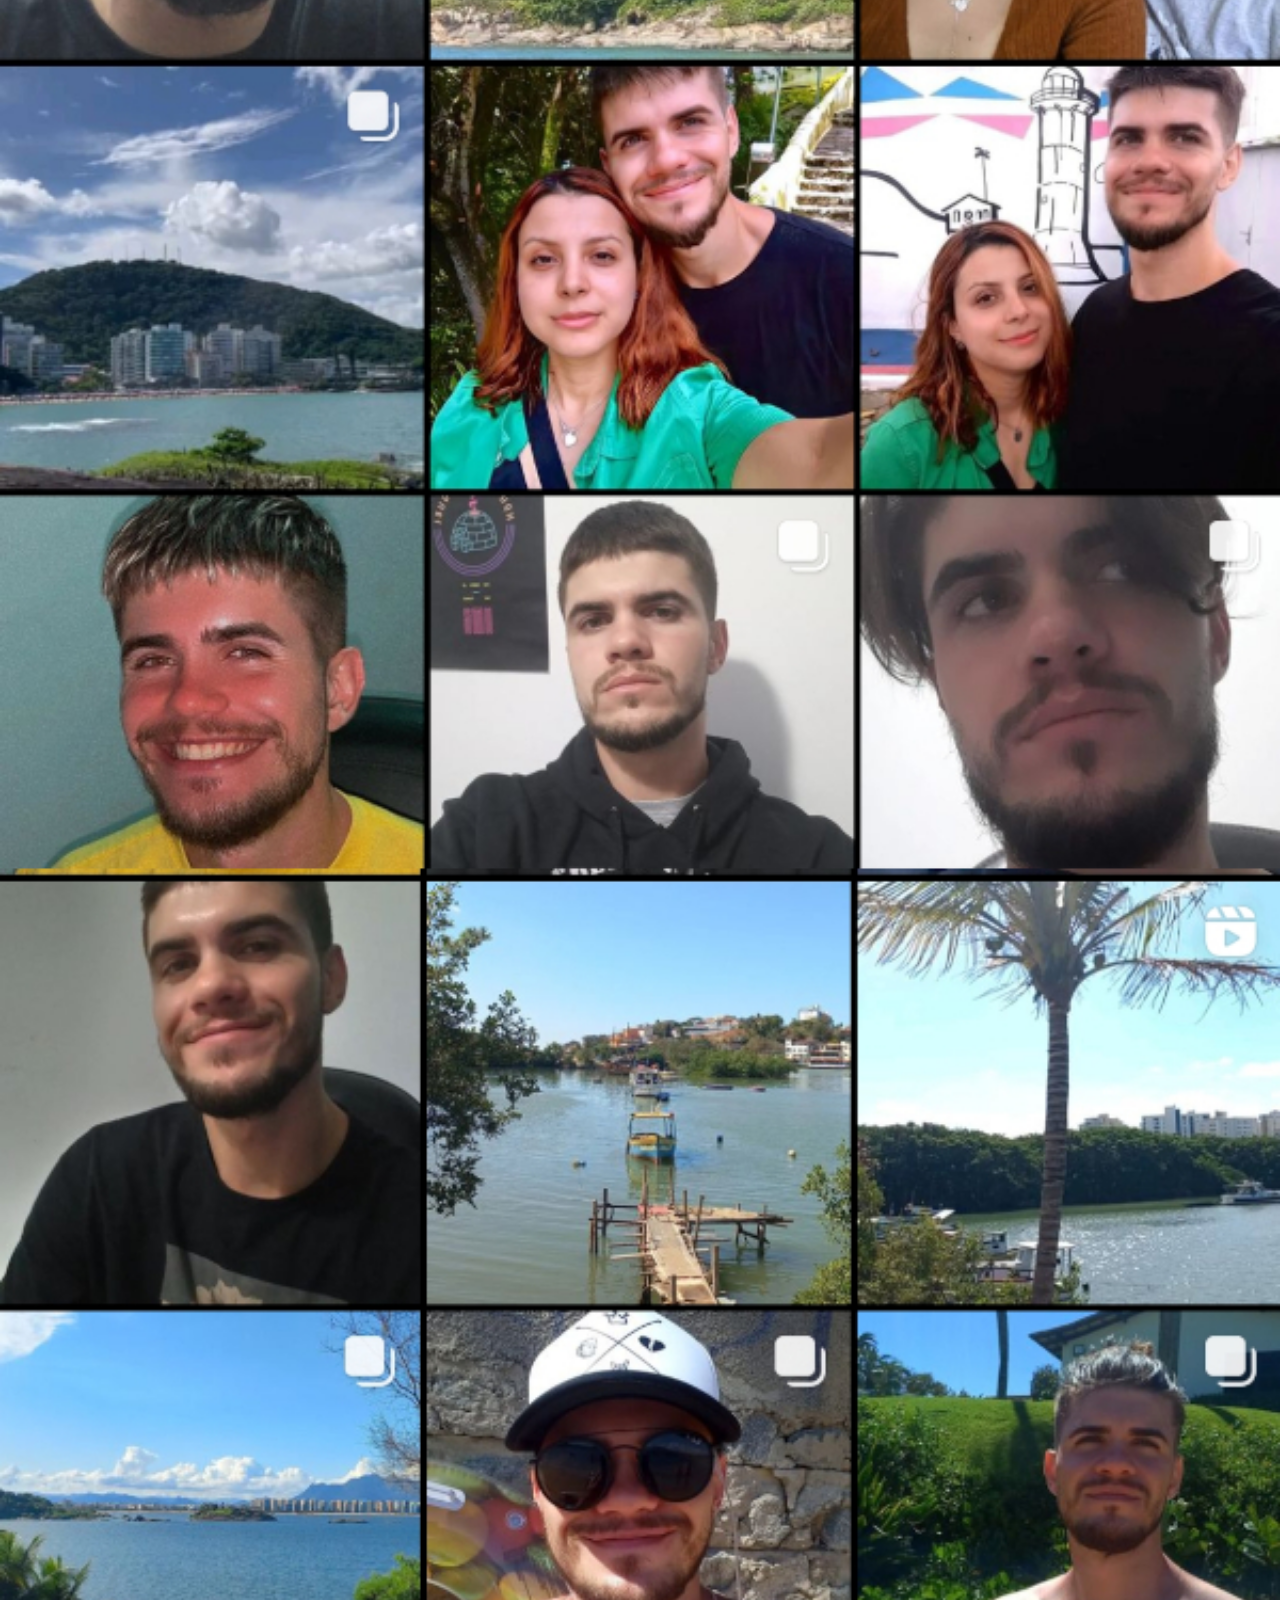
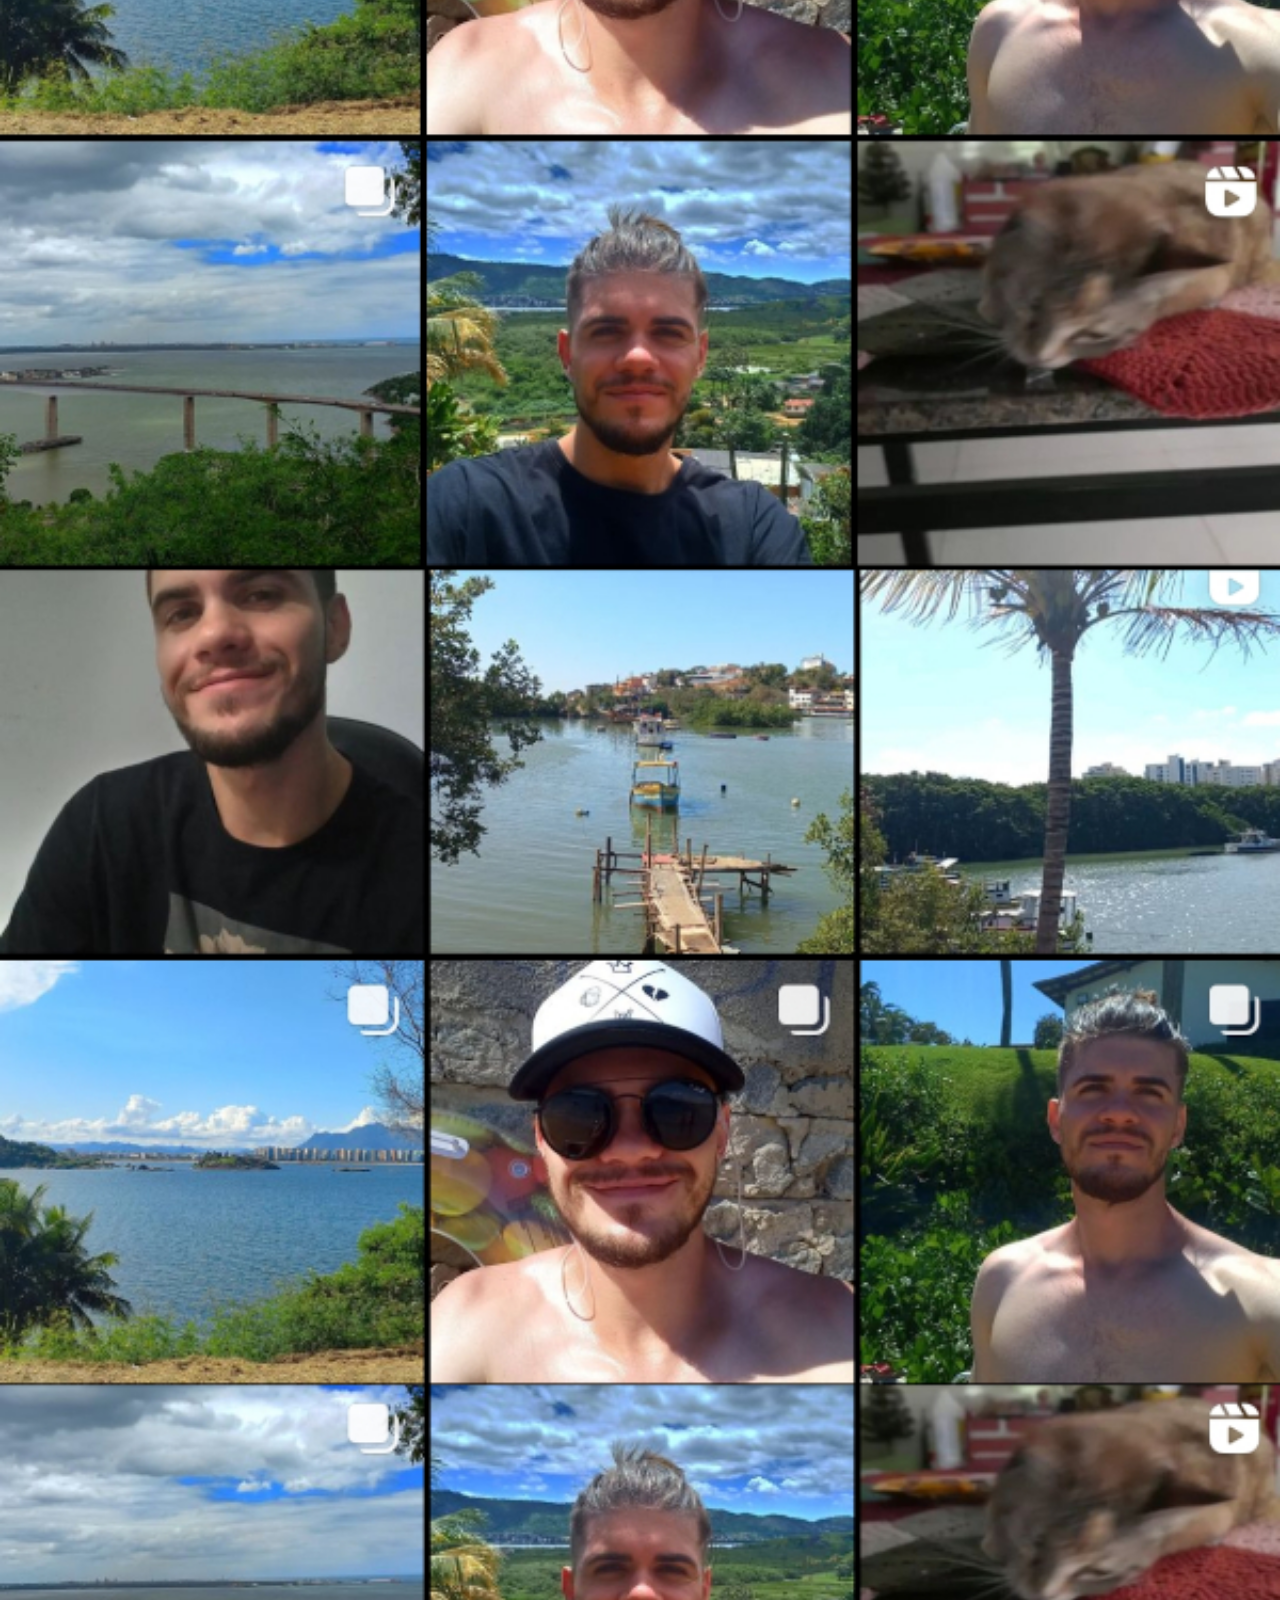
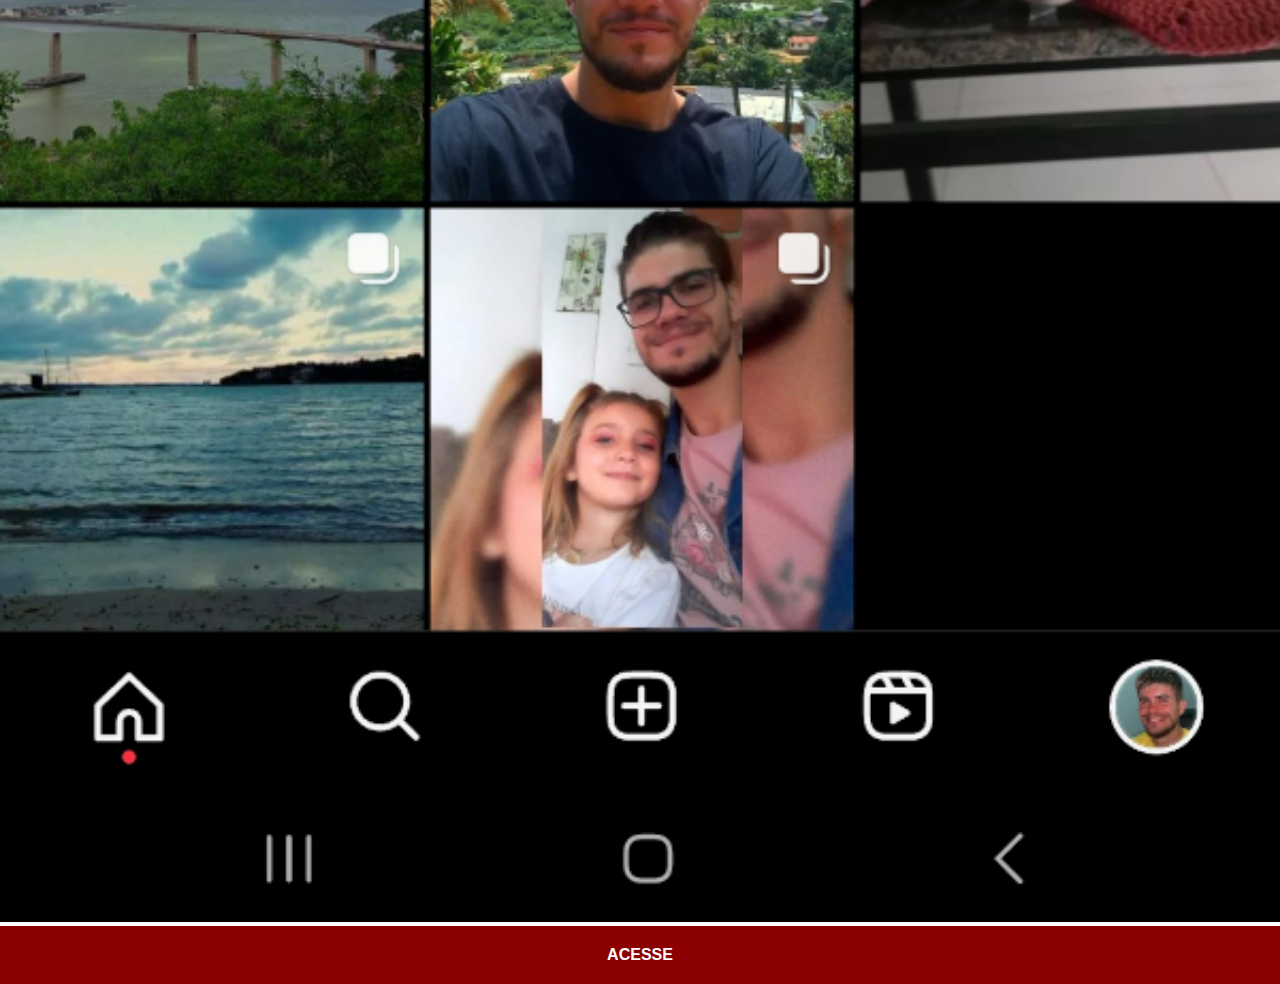
<file: instagram.html>
<!DOCTYPE html>
<html lang="pt-br">
<head>
    <meta charset="UTF-8">
    <meta name="viewport" content="width=device-width, initial-scale=1.0">
    <title>Instagram</title>
    <link rel="stylesheet" href="estilo/social.css">
</head>
<body>
    <img src="imagens/instagram-tela.jpg" alt="Instagram">
    <a href="https://www.instagram.com/silvestrebruno_/" target="_blank">ACESSE</a>
</body>
</html>
</file>
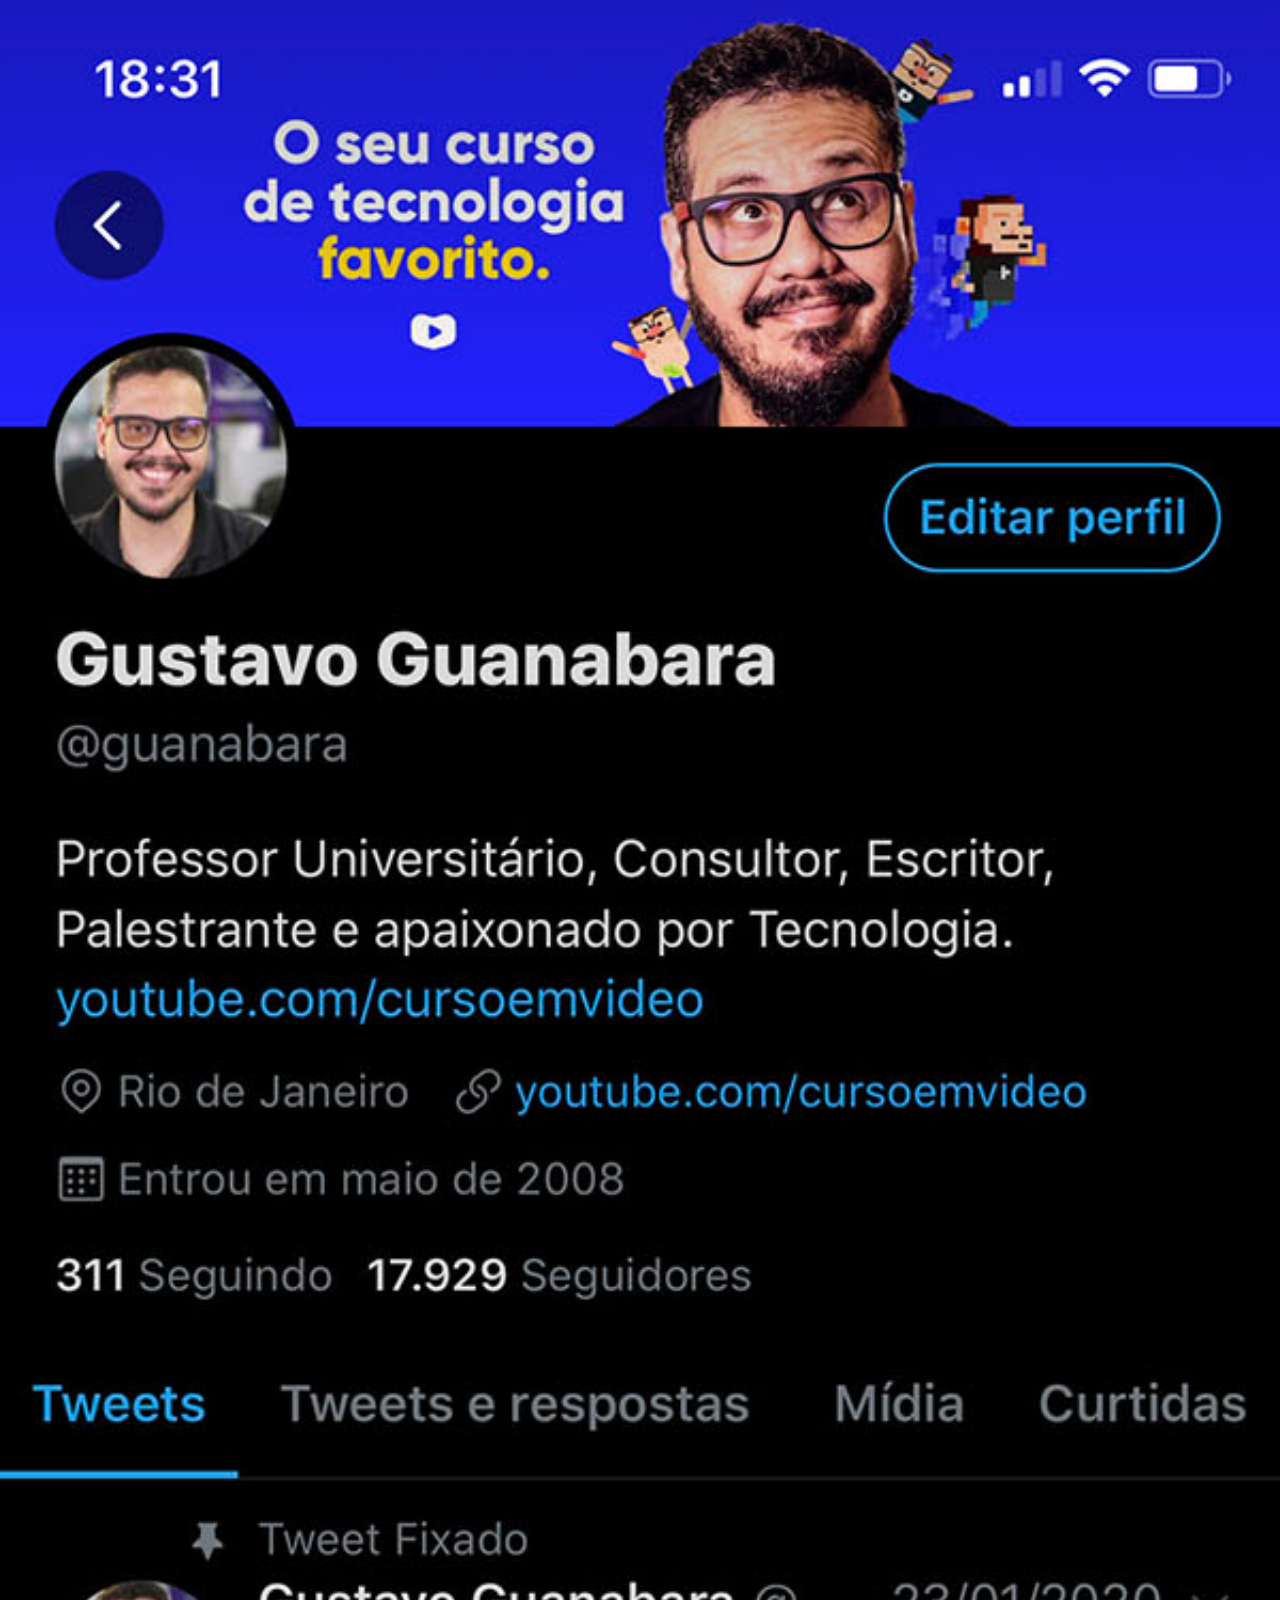
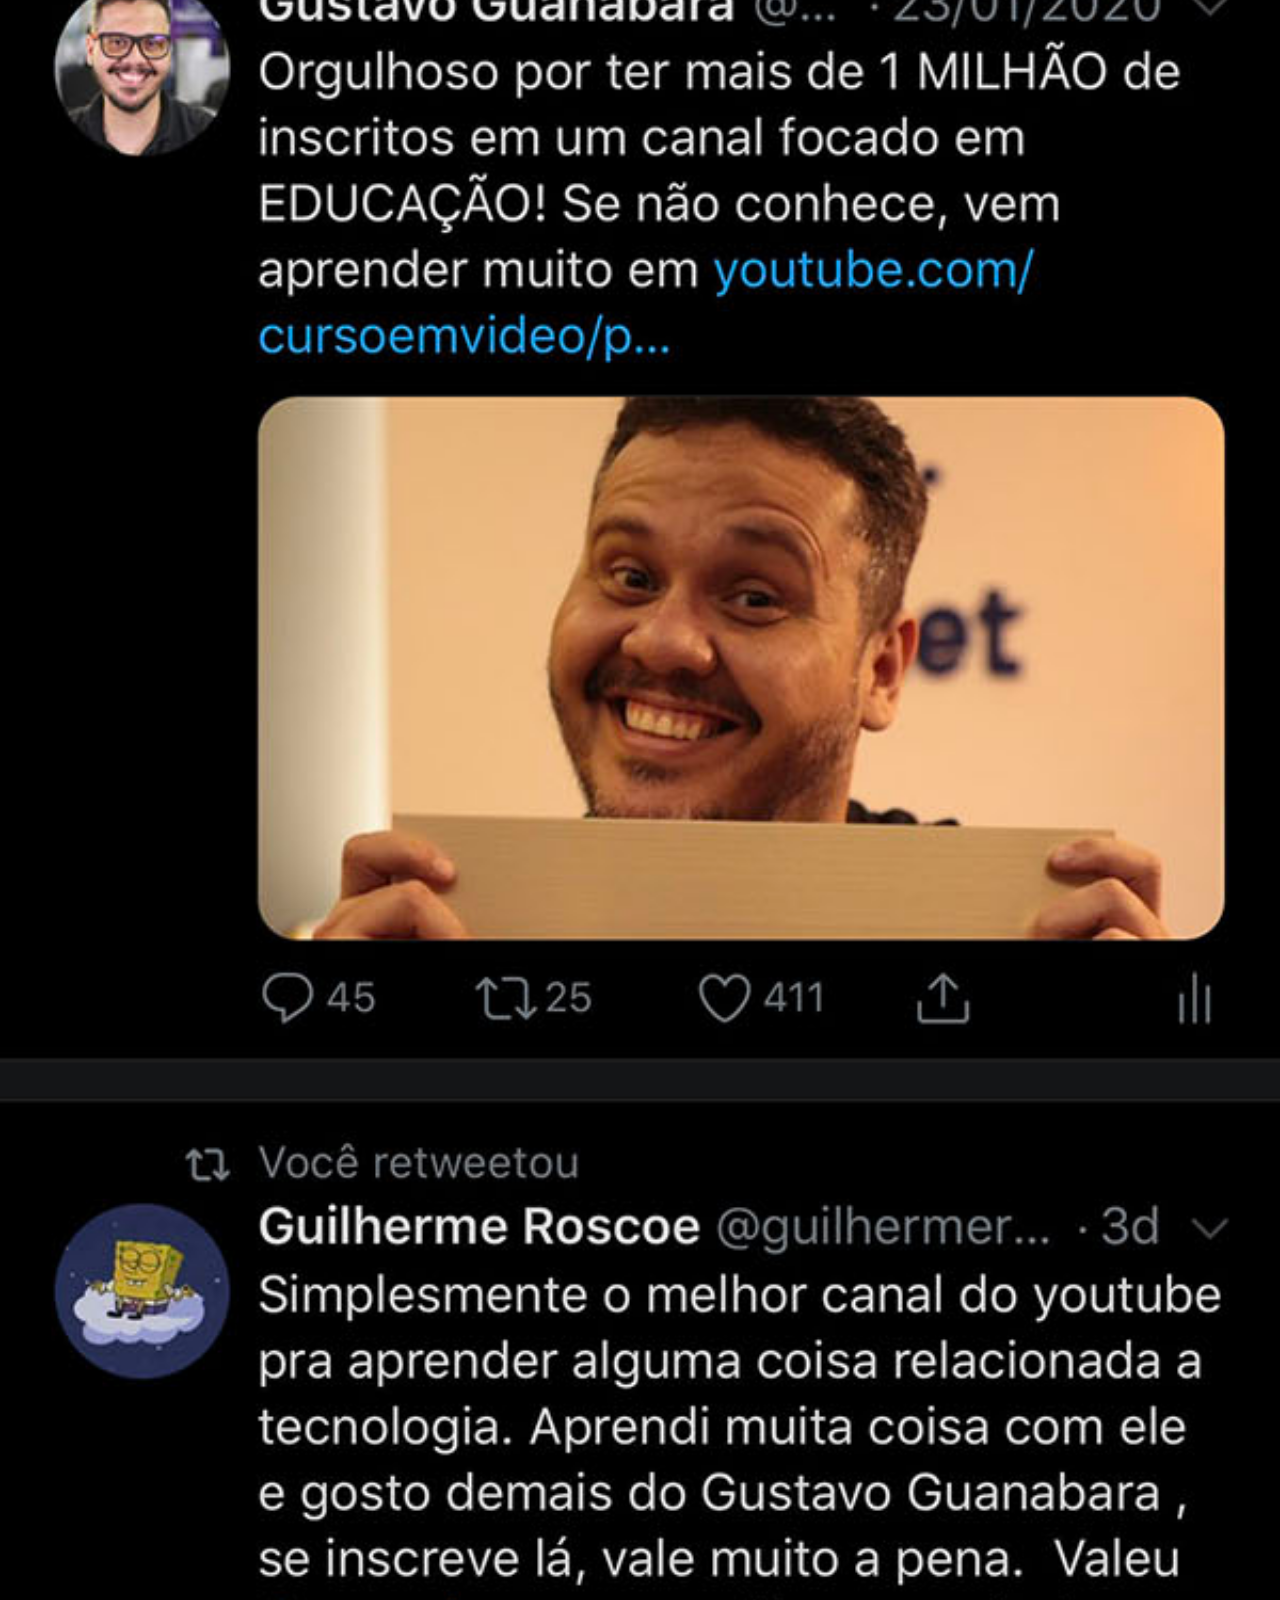
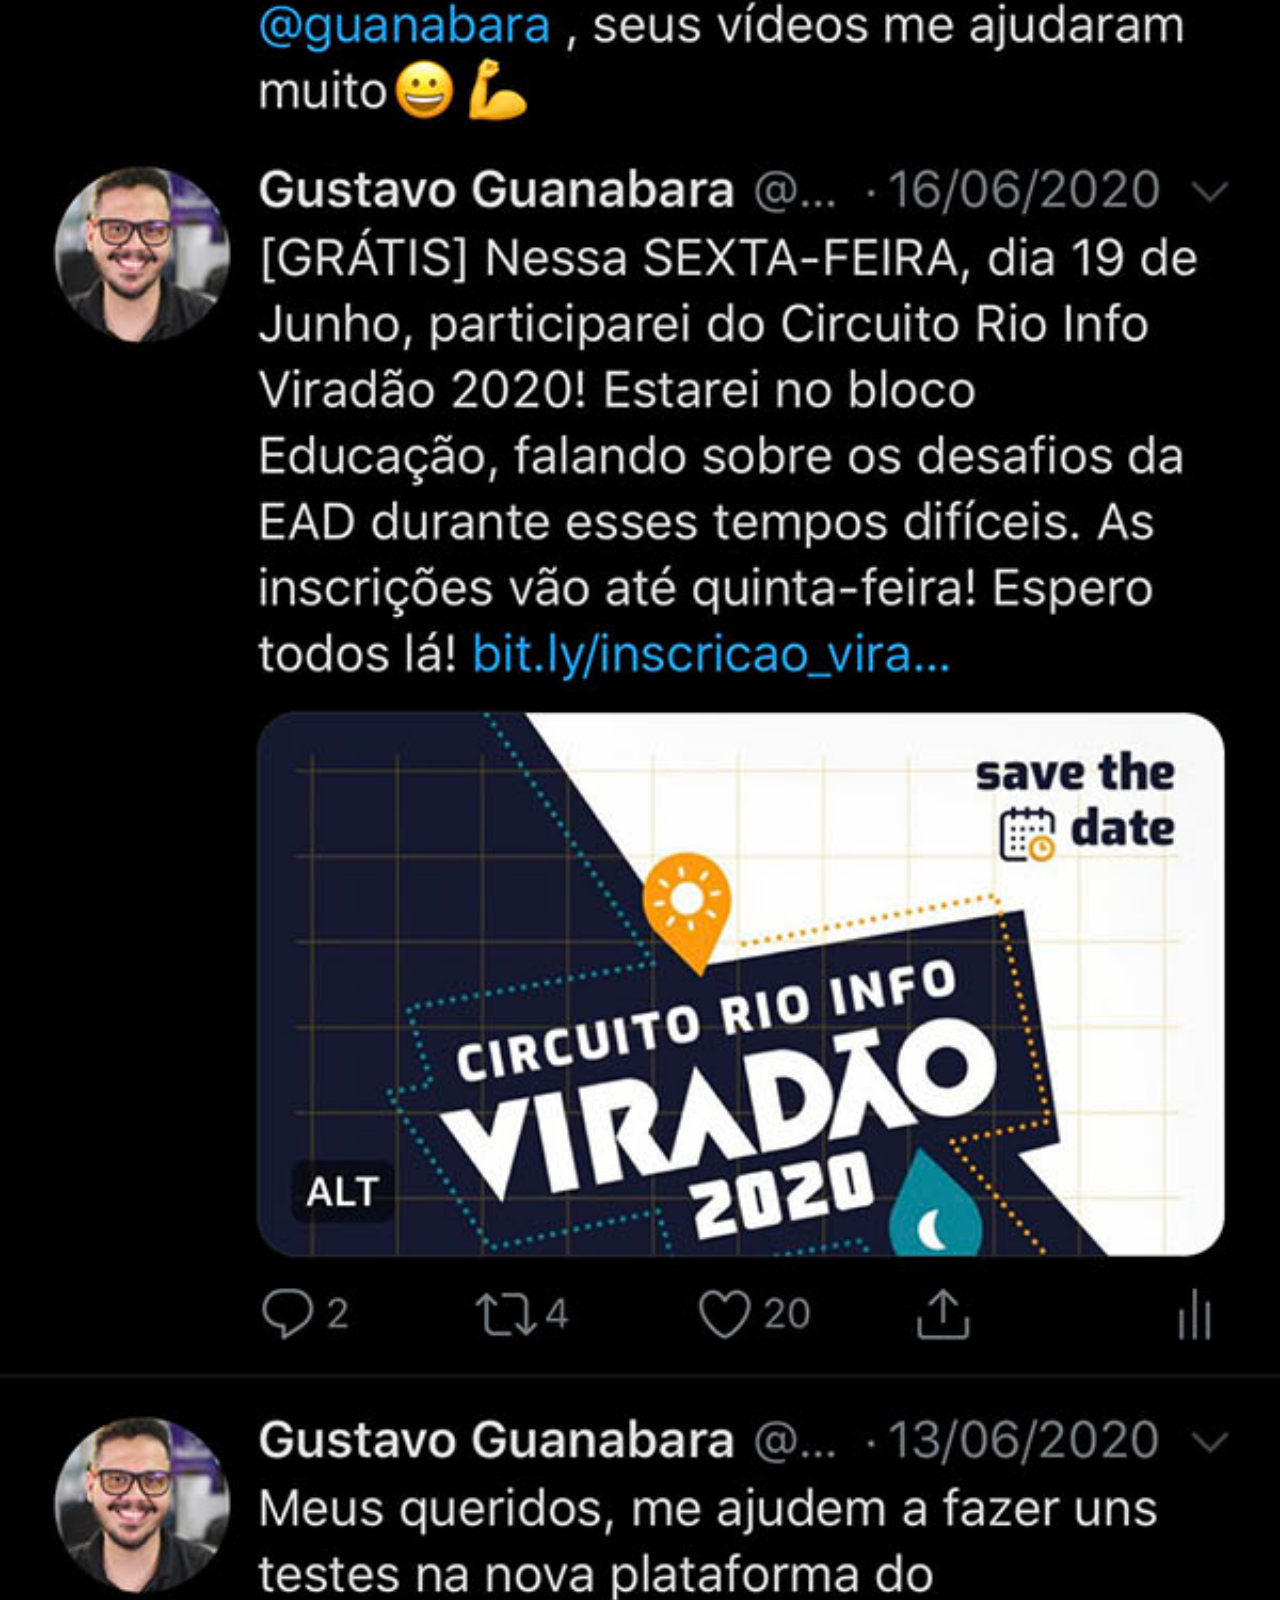
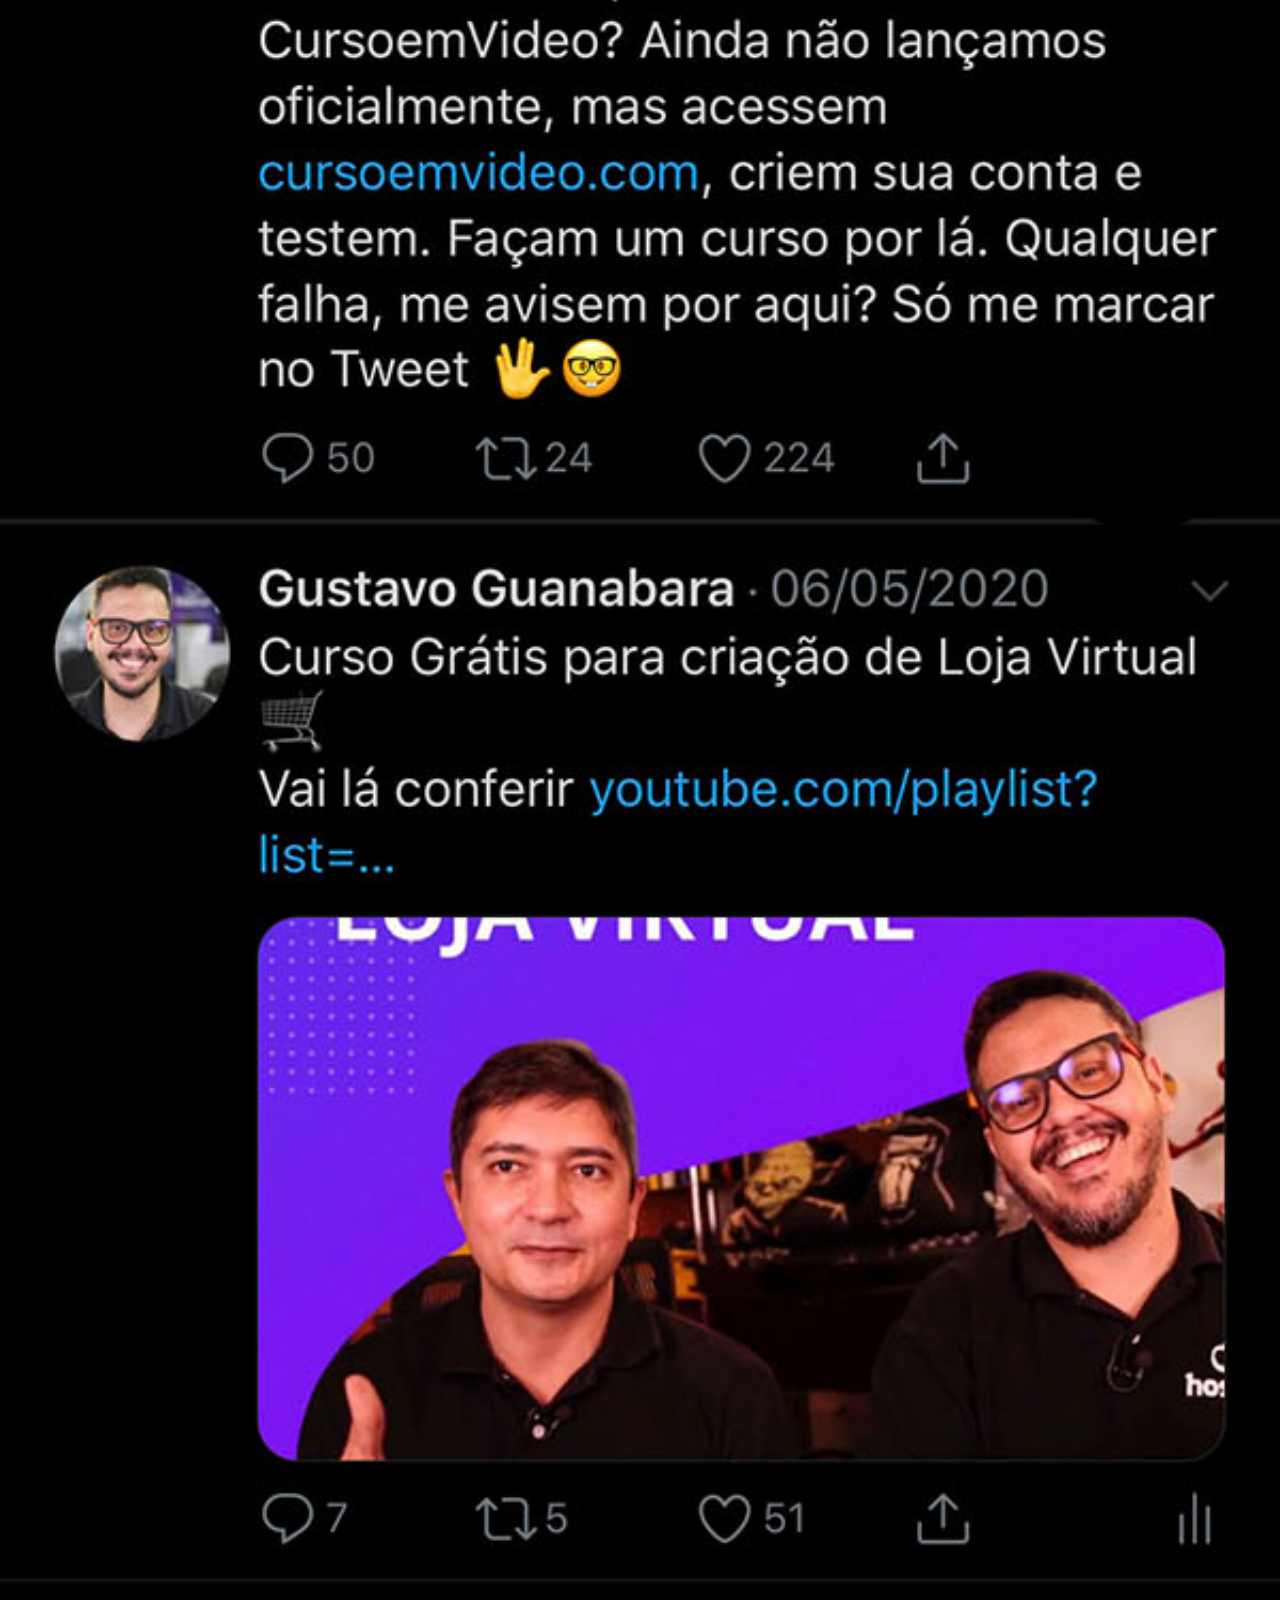
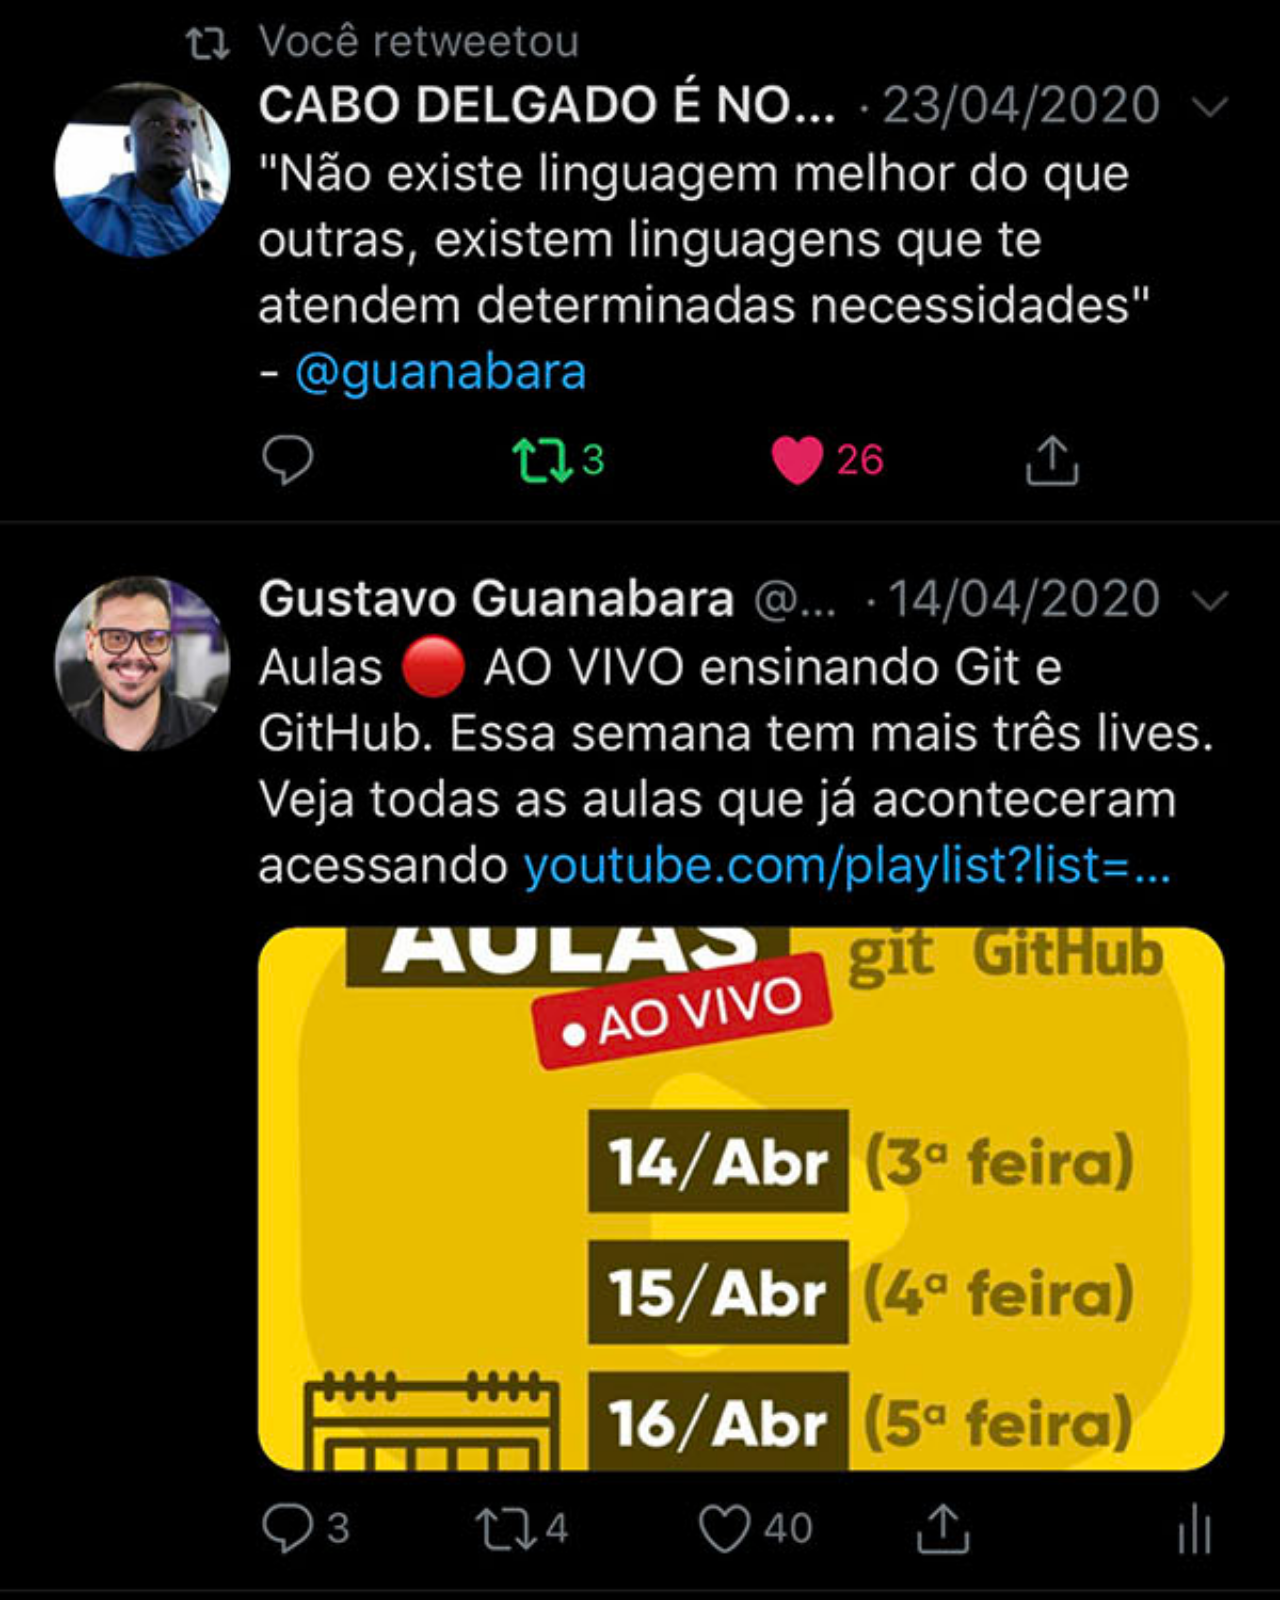
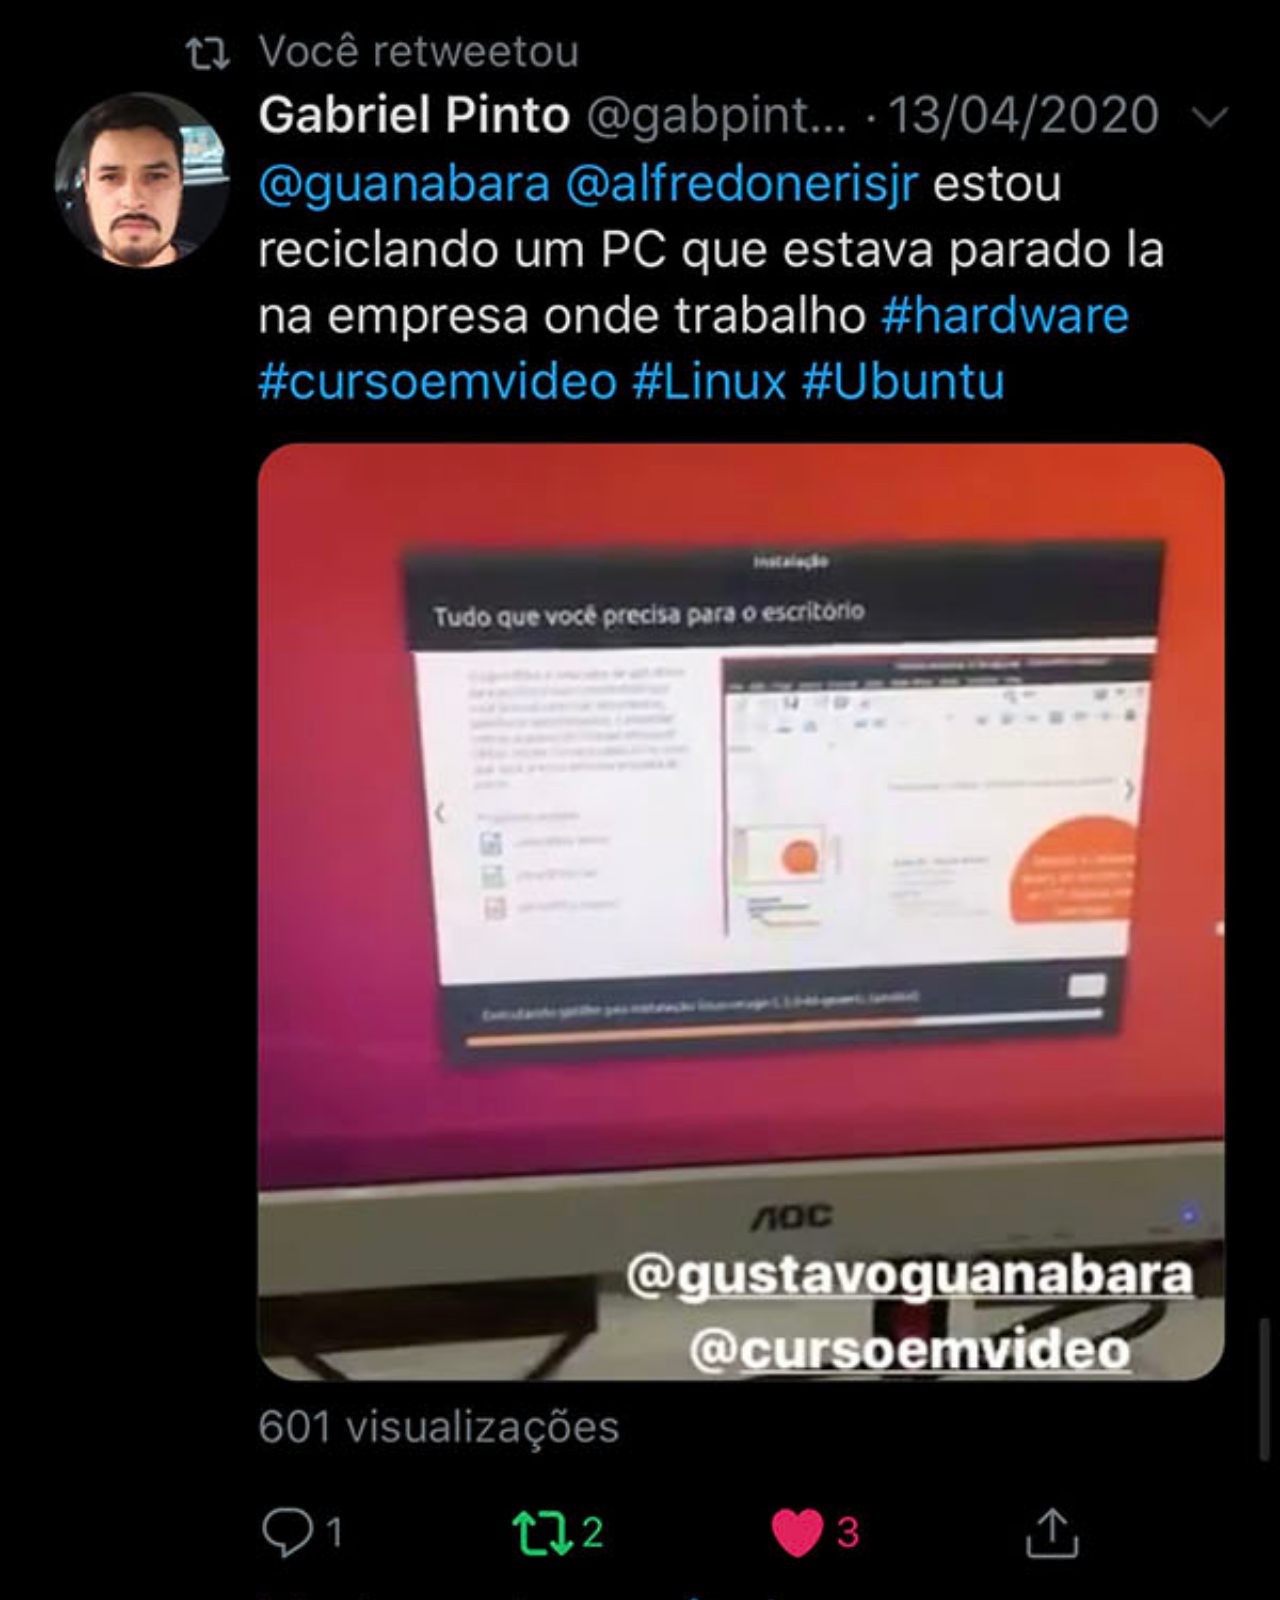
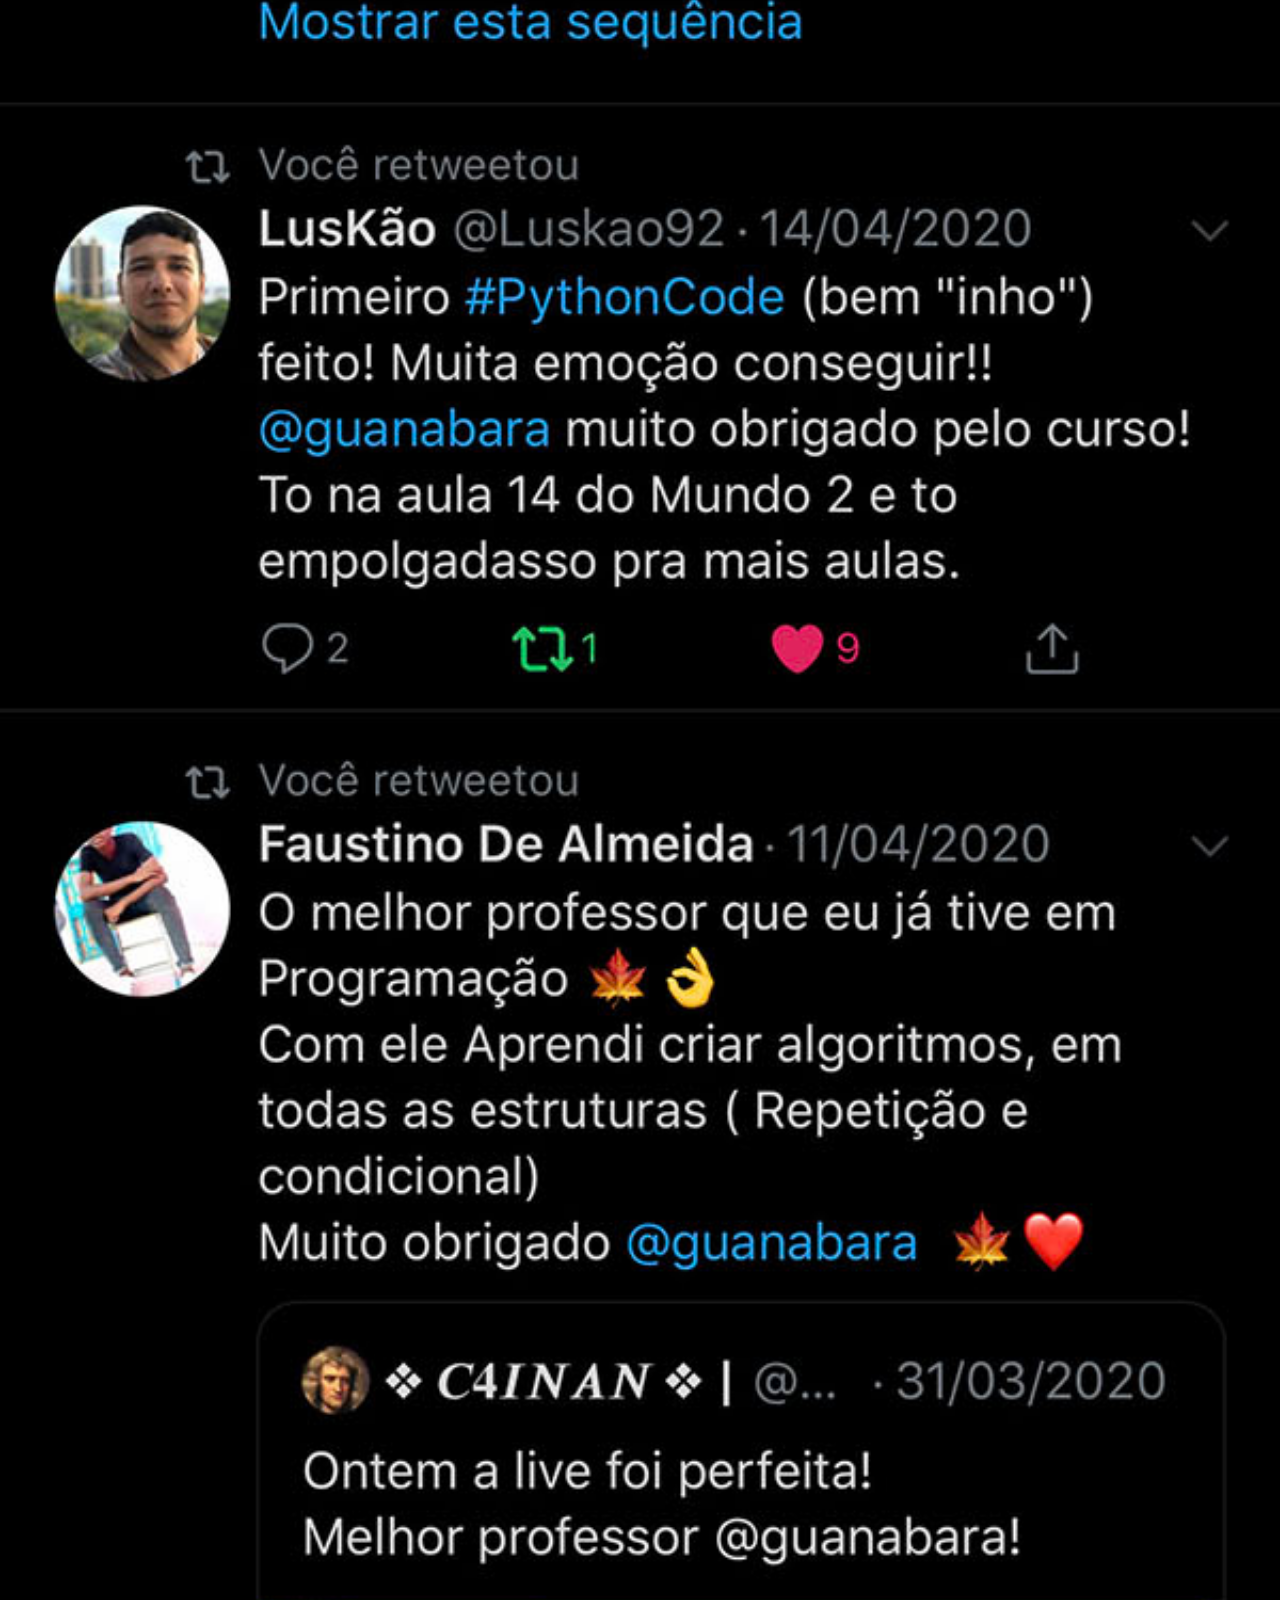
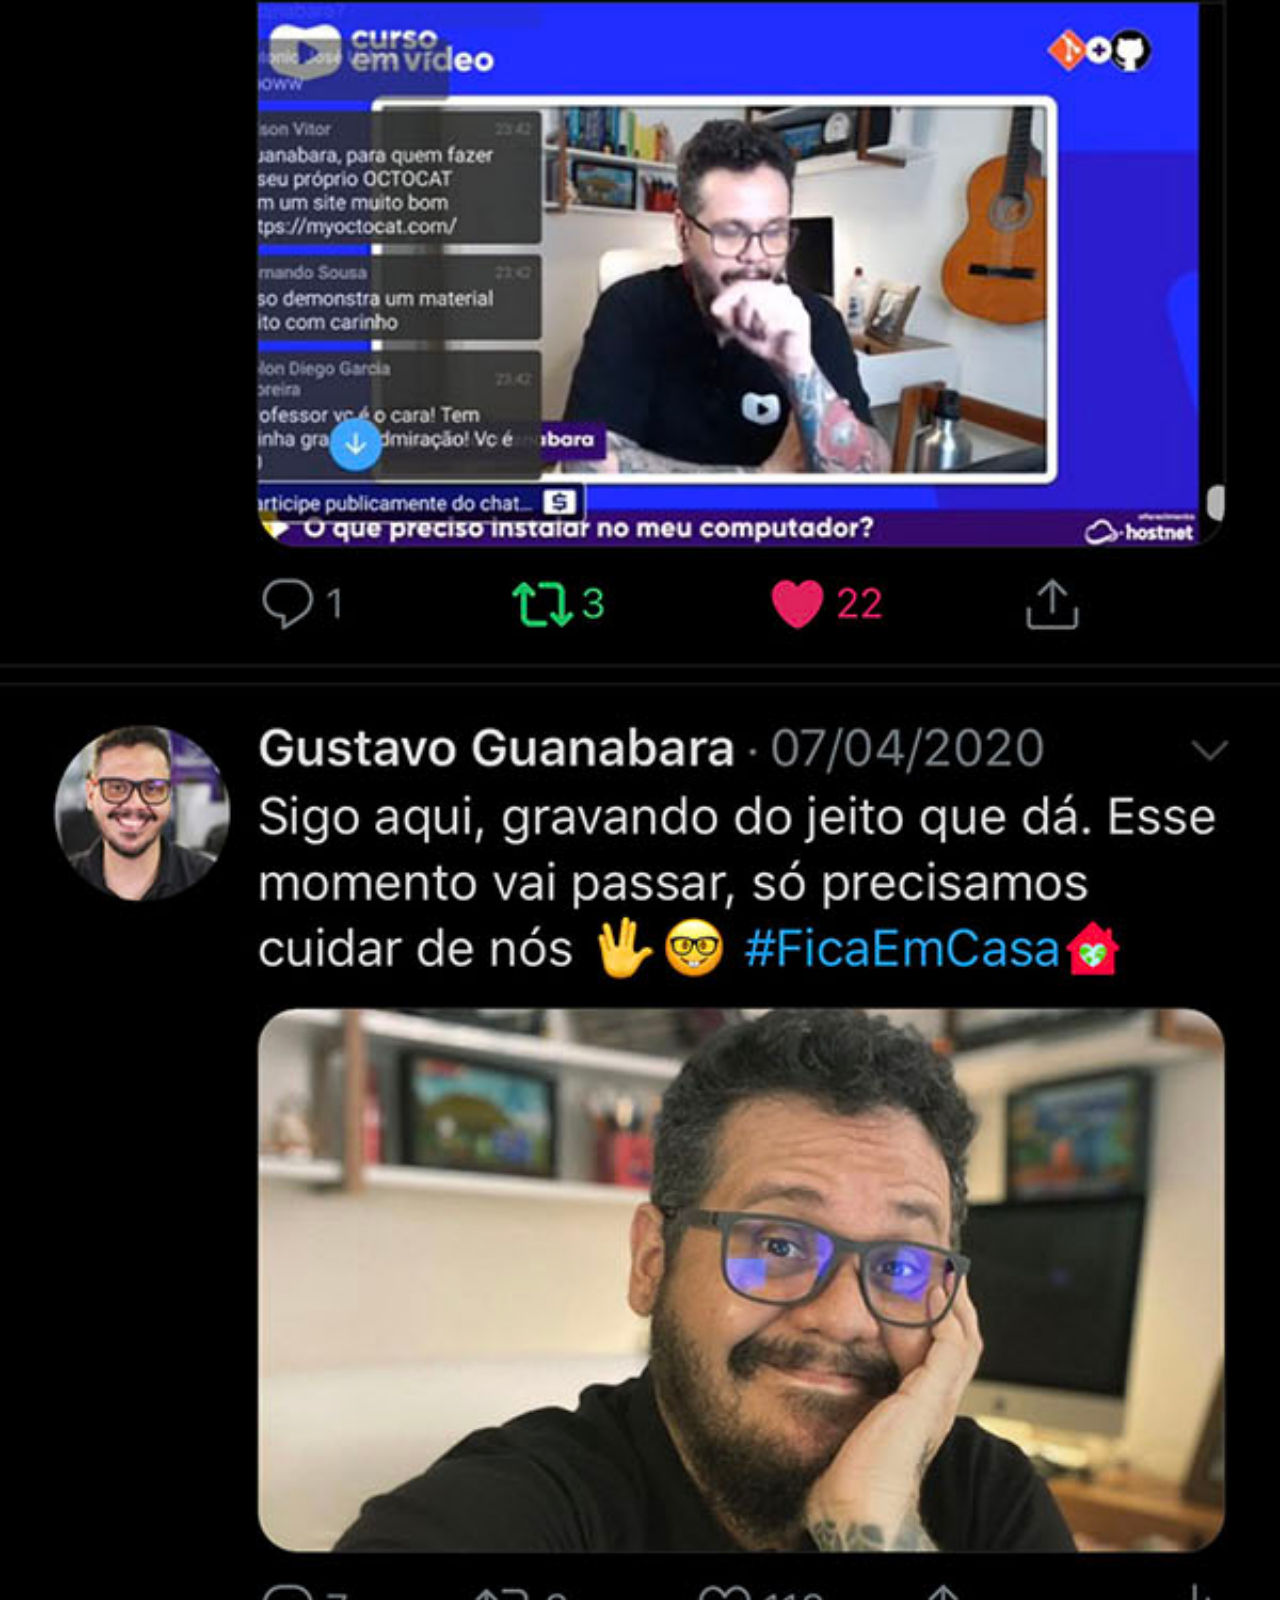
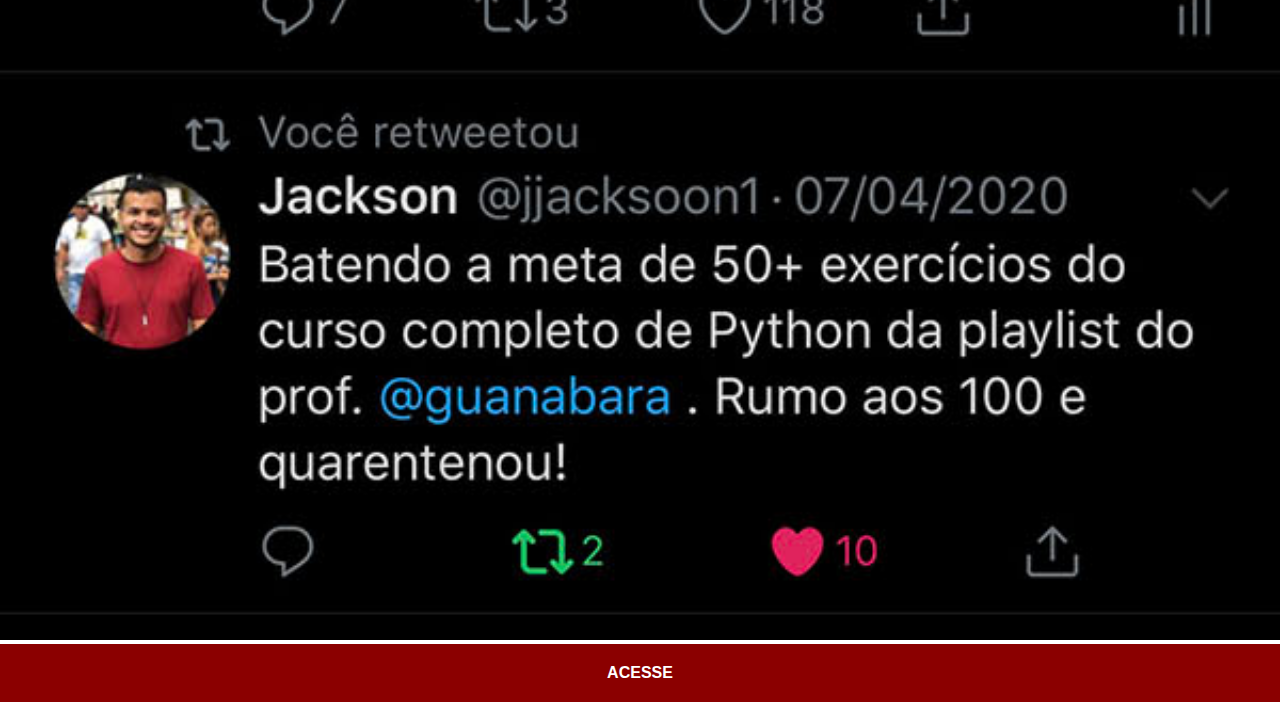
<file: twitter.html>
<!DOCTYPE html>
<html lang="pt-br">
<head>
    <meta charset="UTF-8">
    <meta name="viewport" content="width=device-width, initial-scale=1.0">
    <title>Twitter</title>
    <link rel="stylesheet" href="estilo/social.css">
</head>
<body>
    <img src="imagens/tela-twitter.jpg" alt="Twitter">
    <a href="https://twitter.com/silvestrebruno_" target="_blank">ACESSE</a>
</body>
</html>
</file>
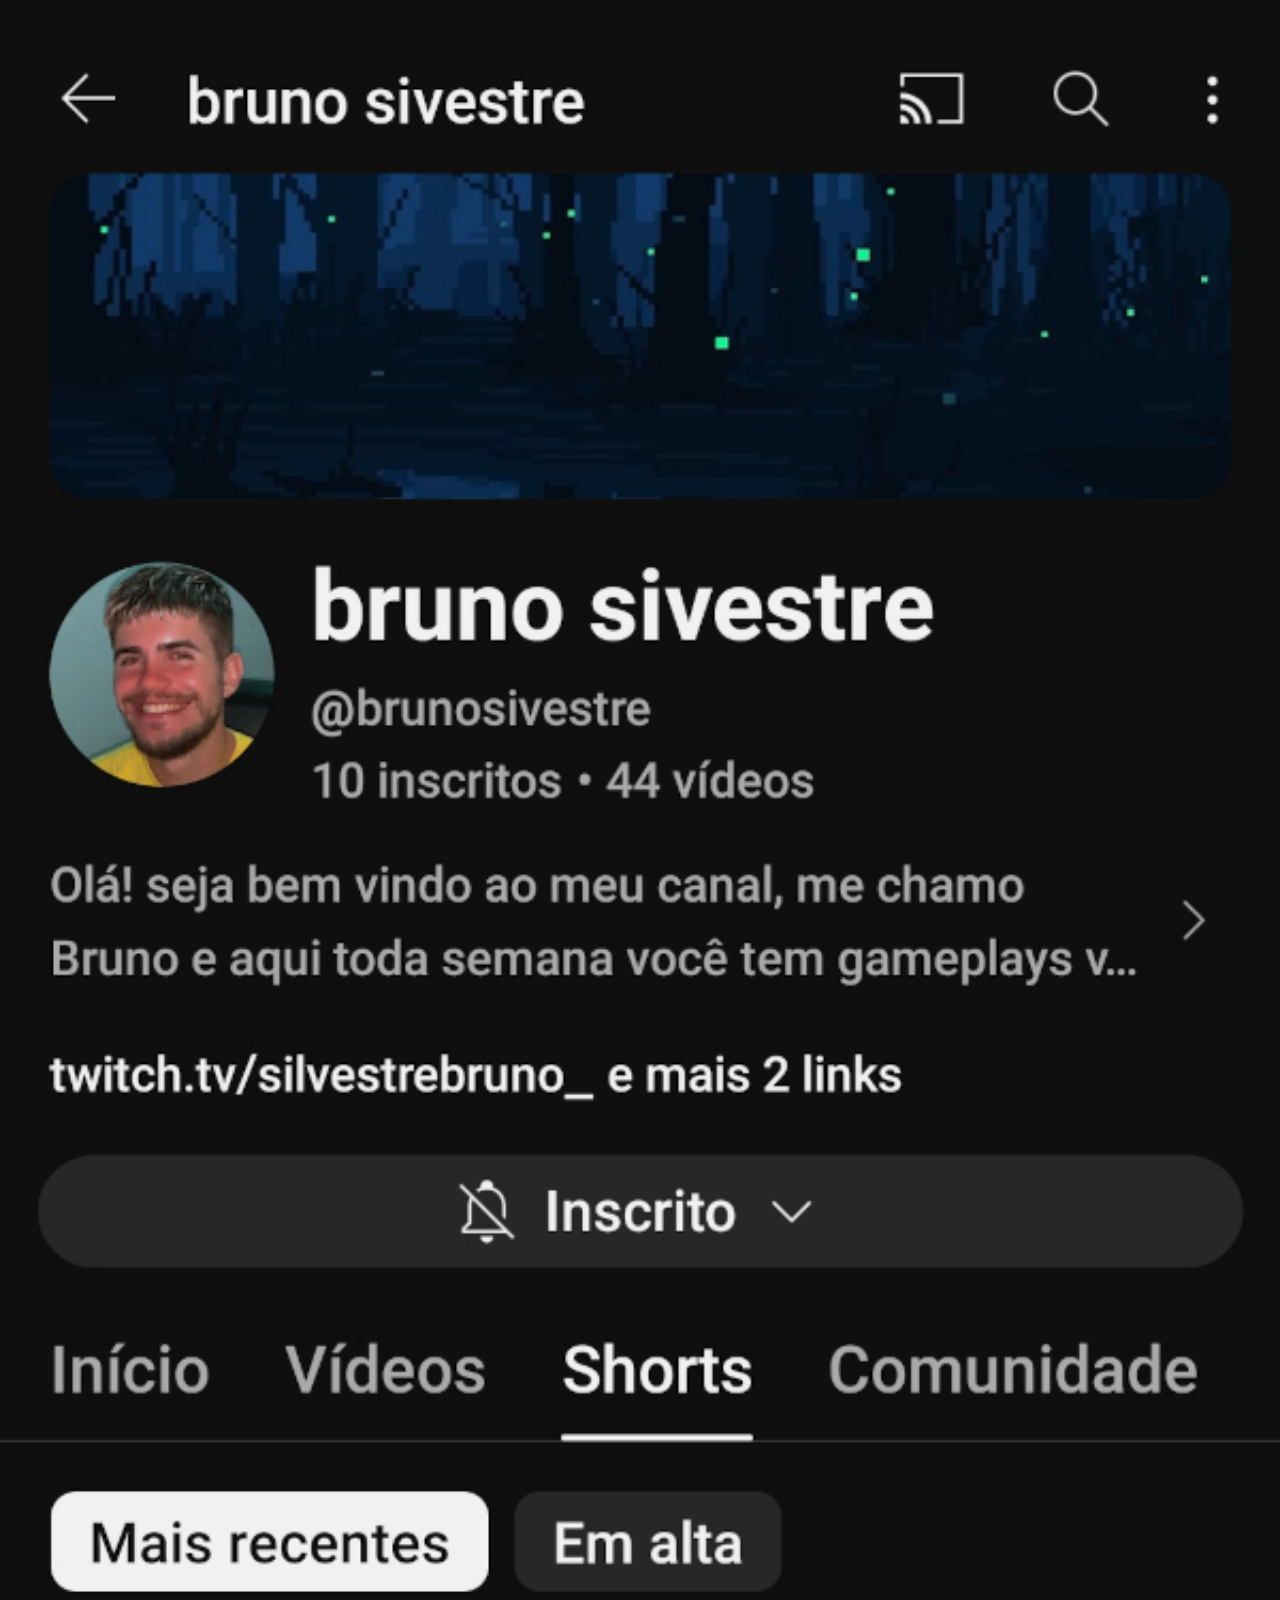
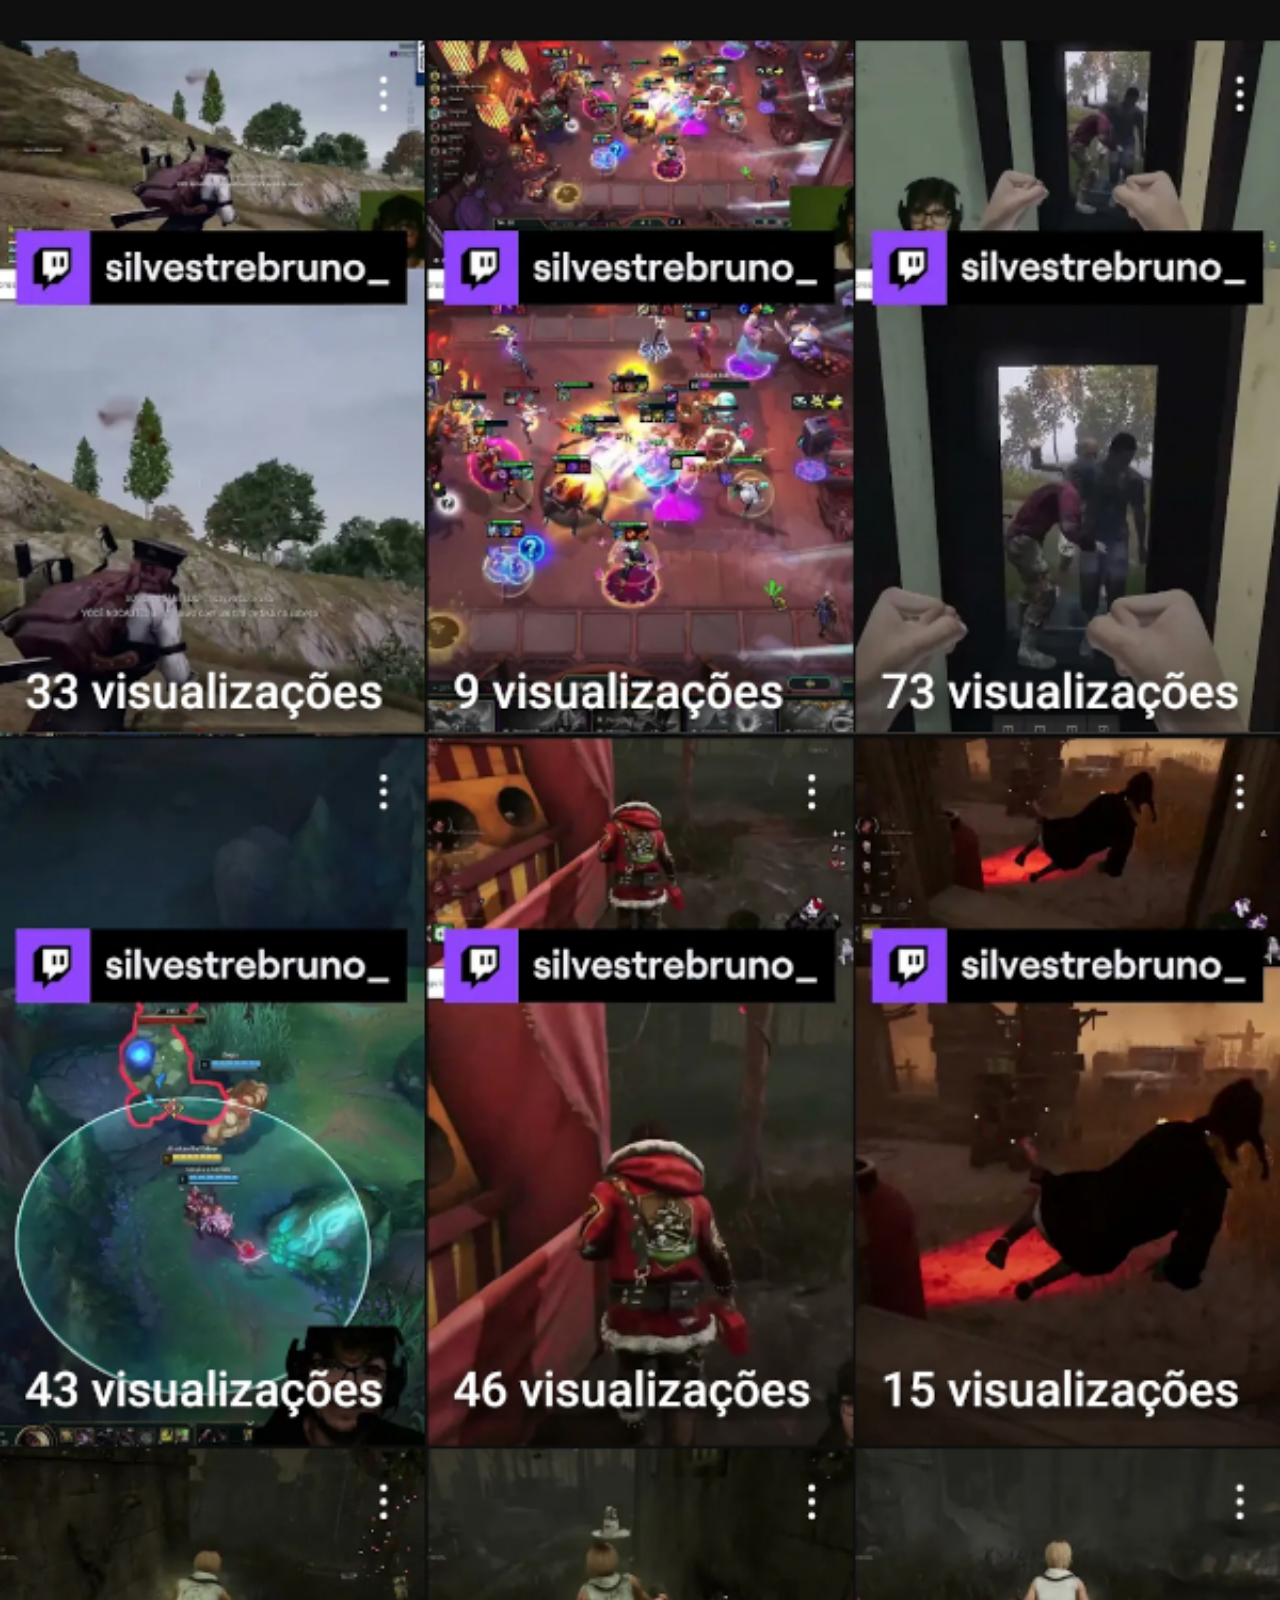
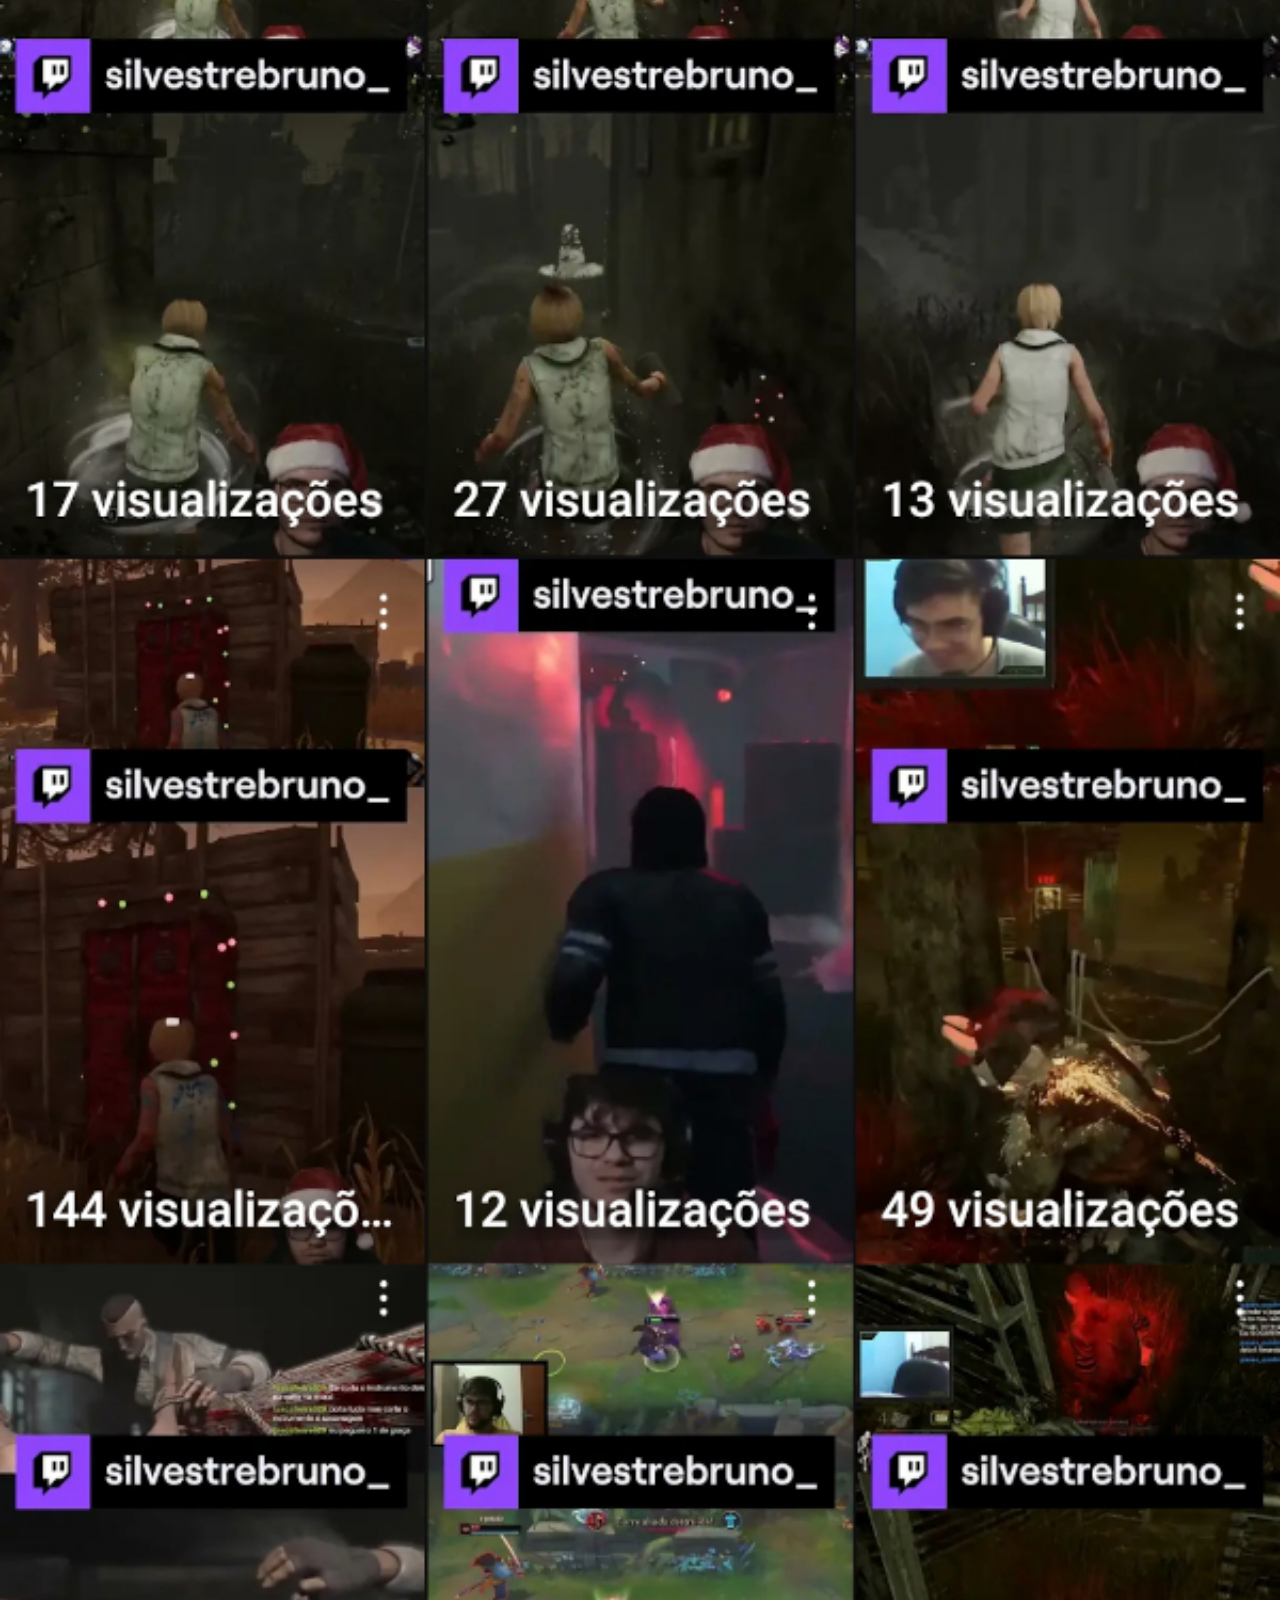
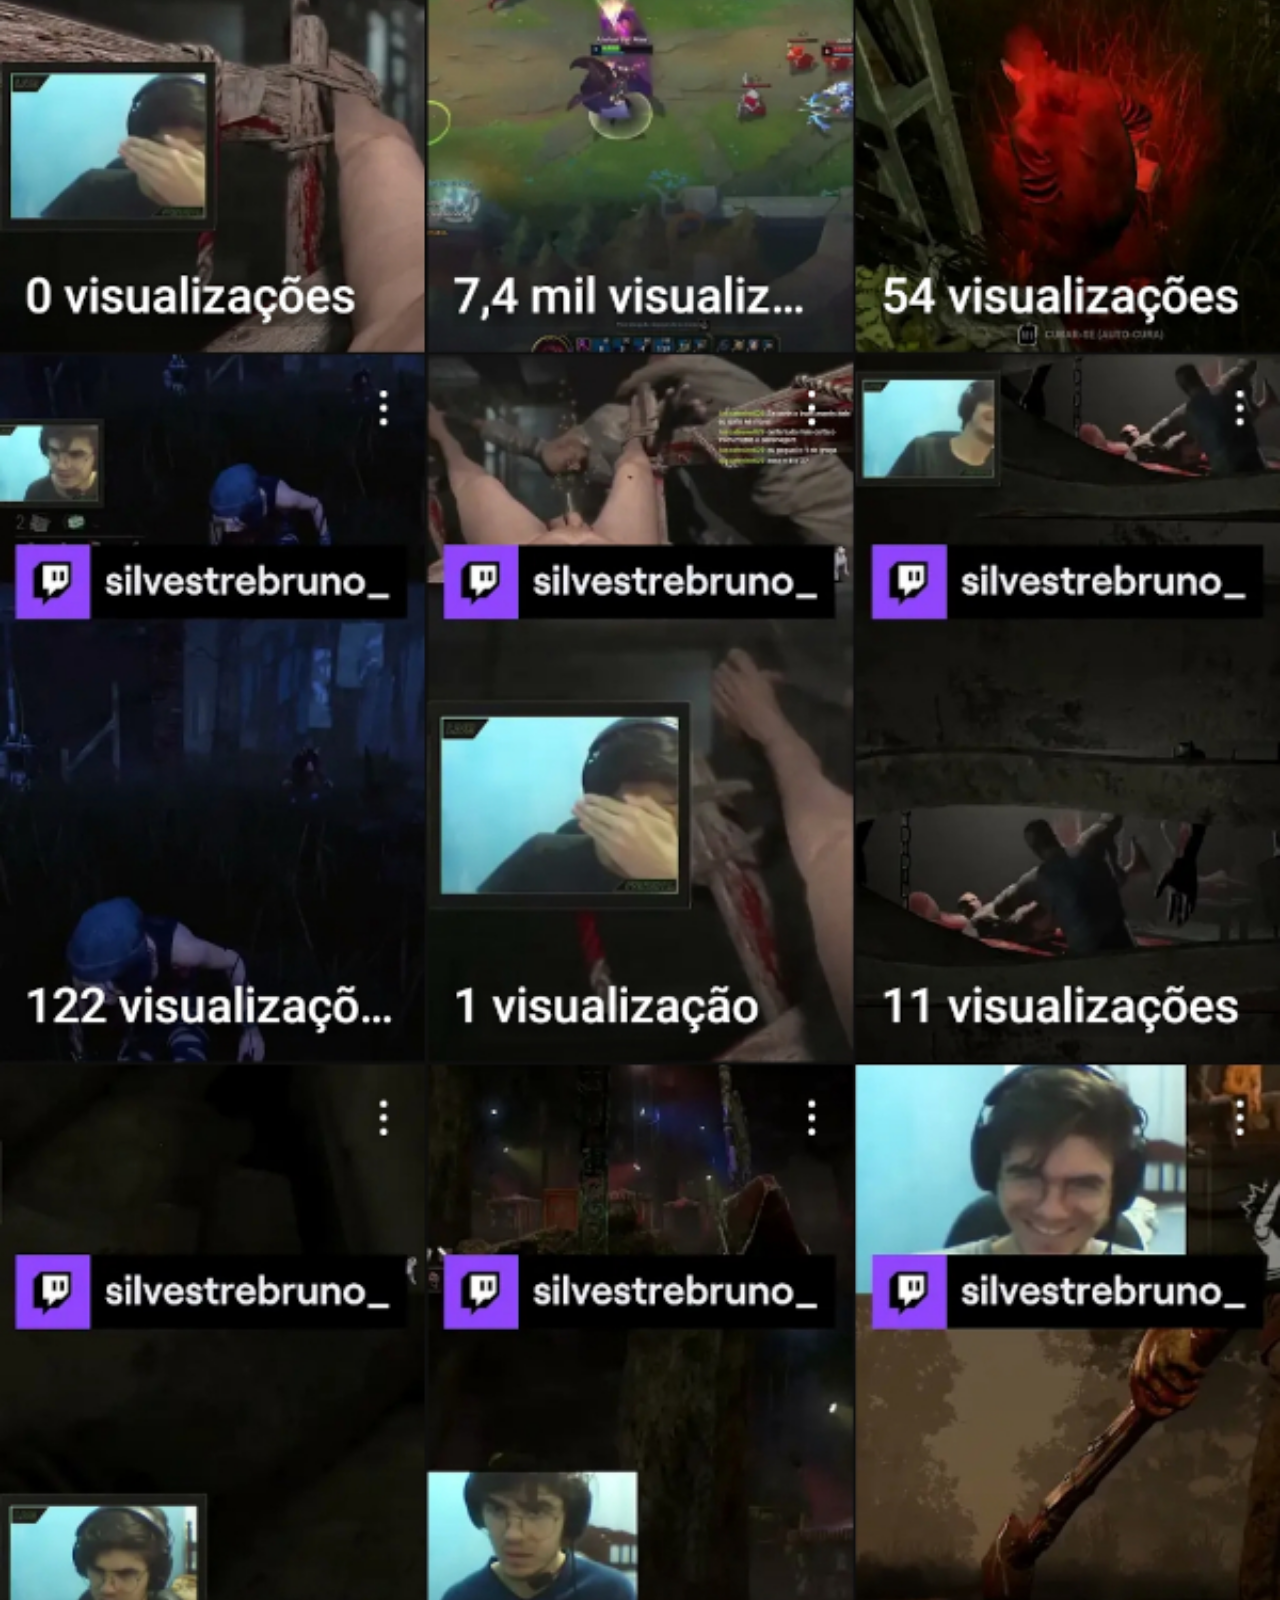
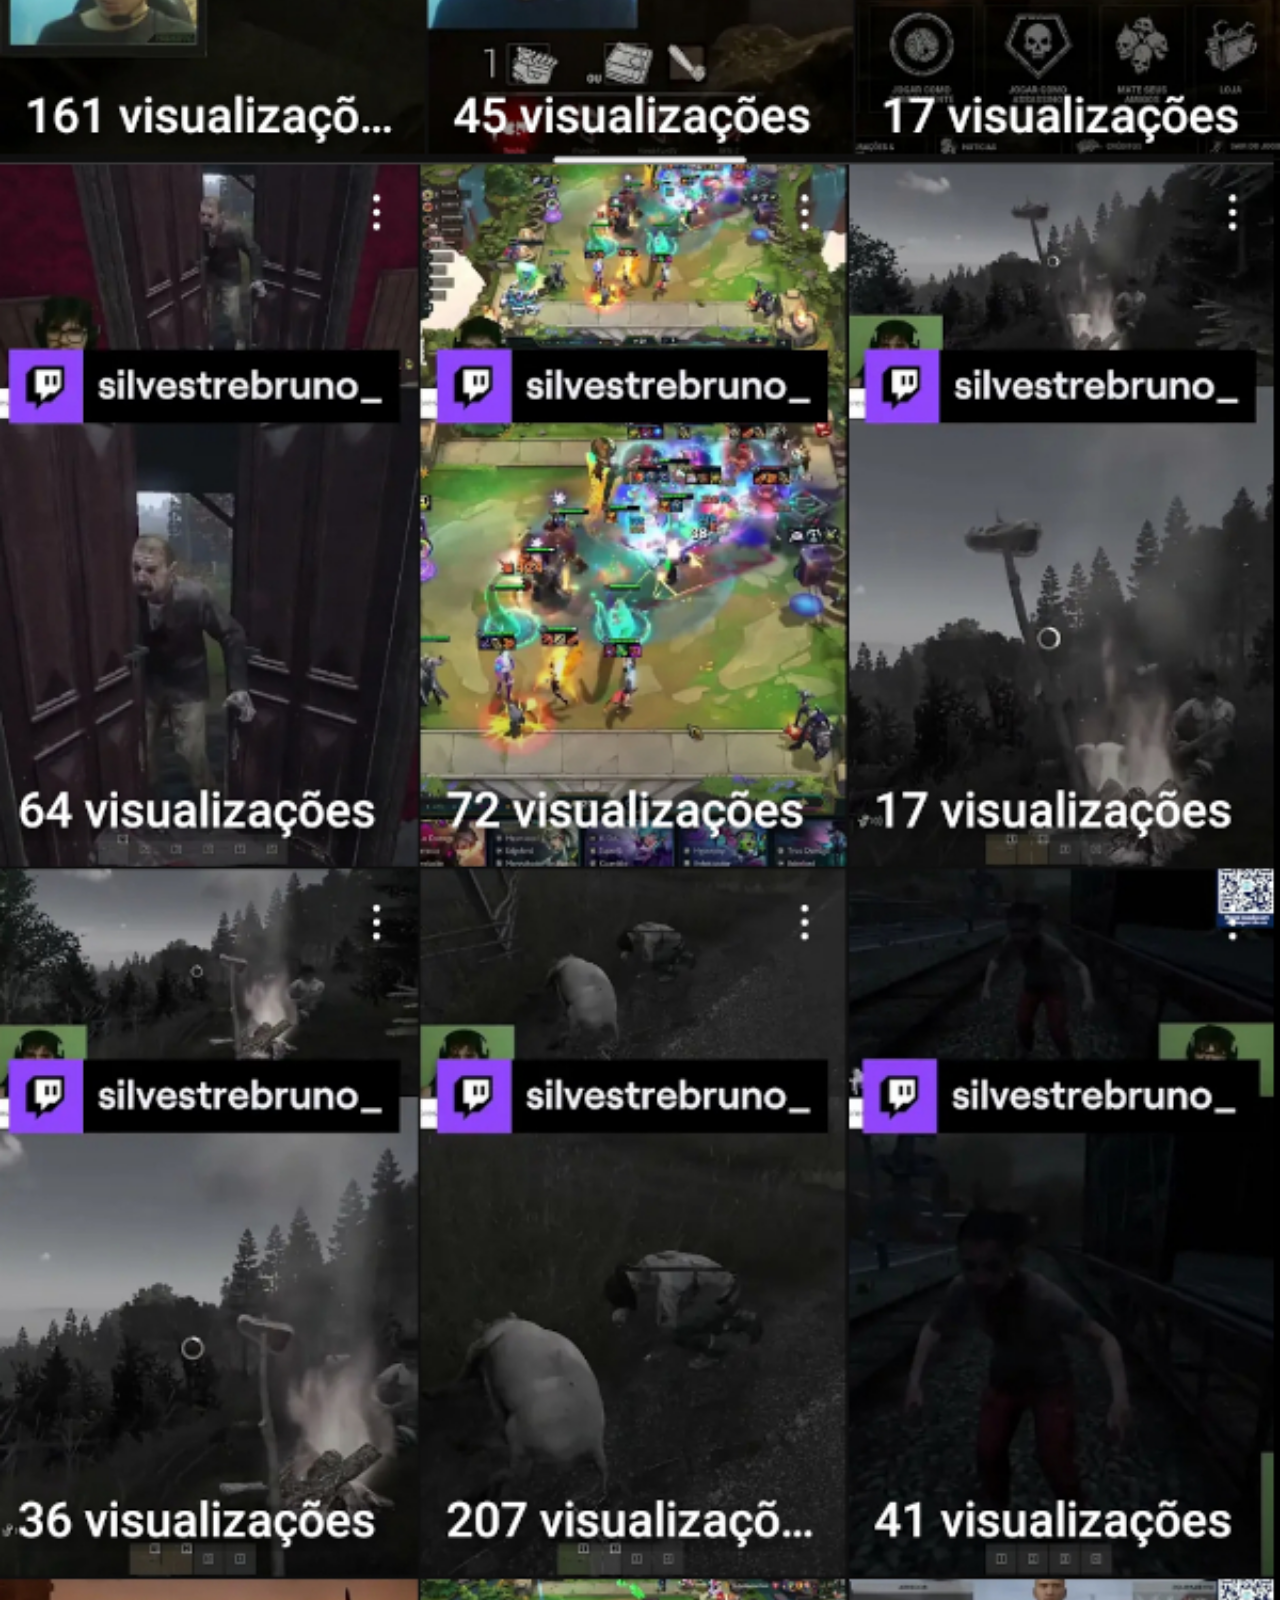
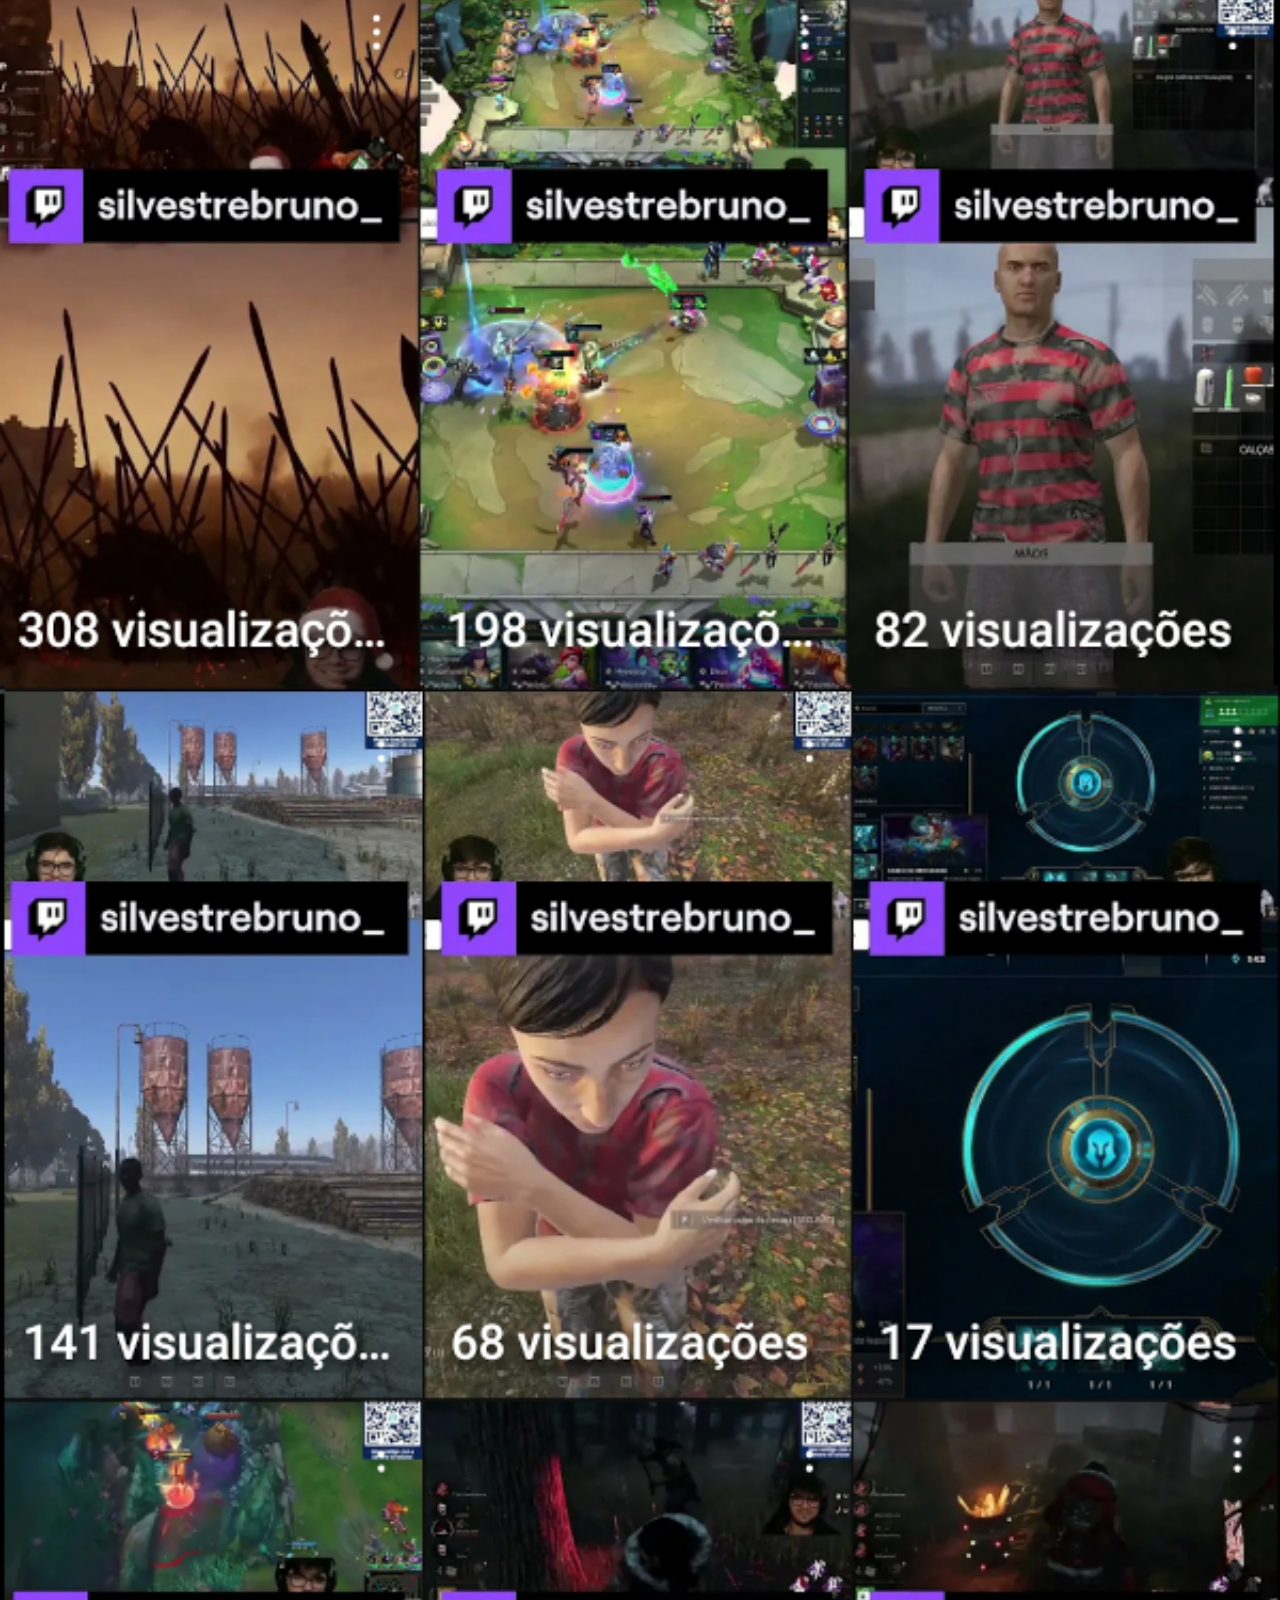
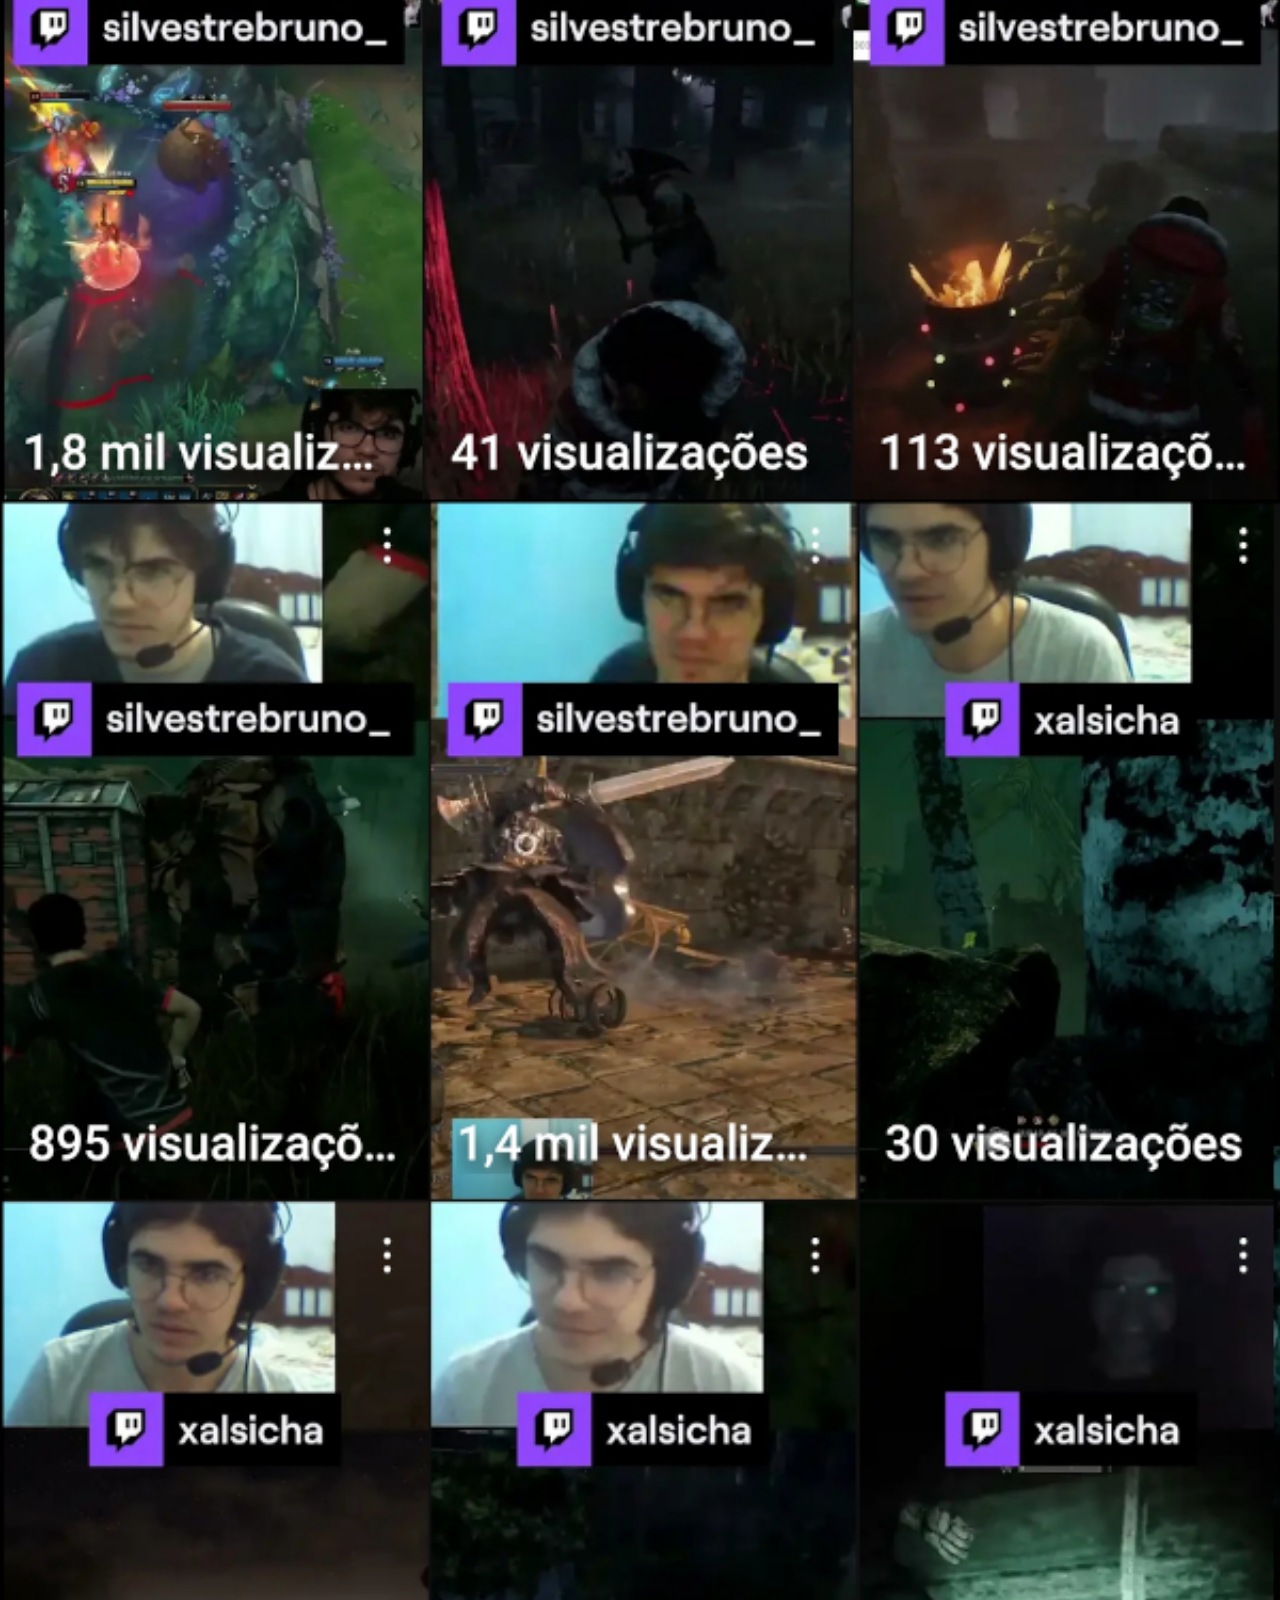
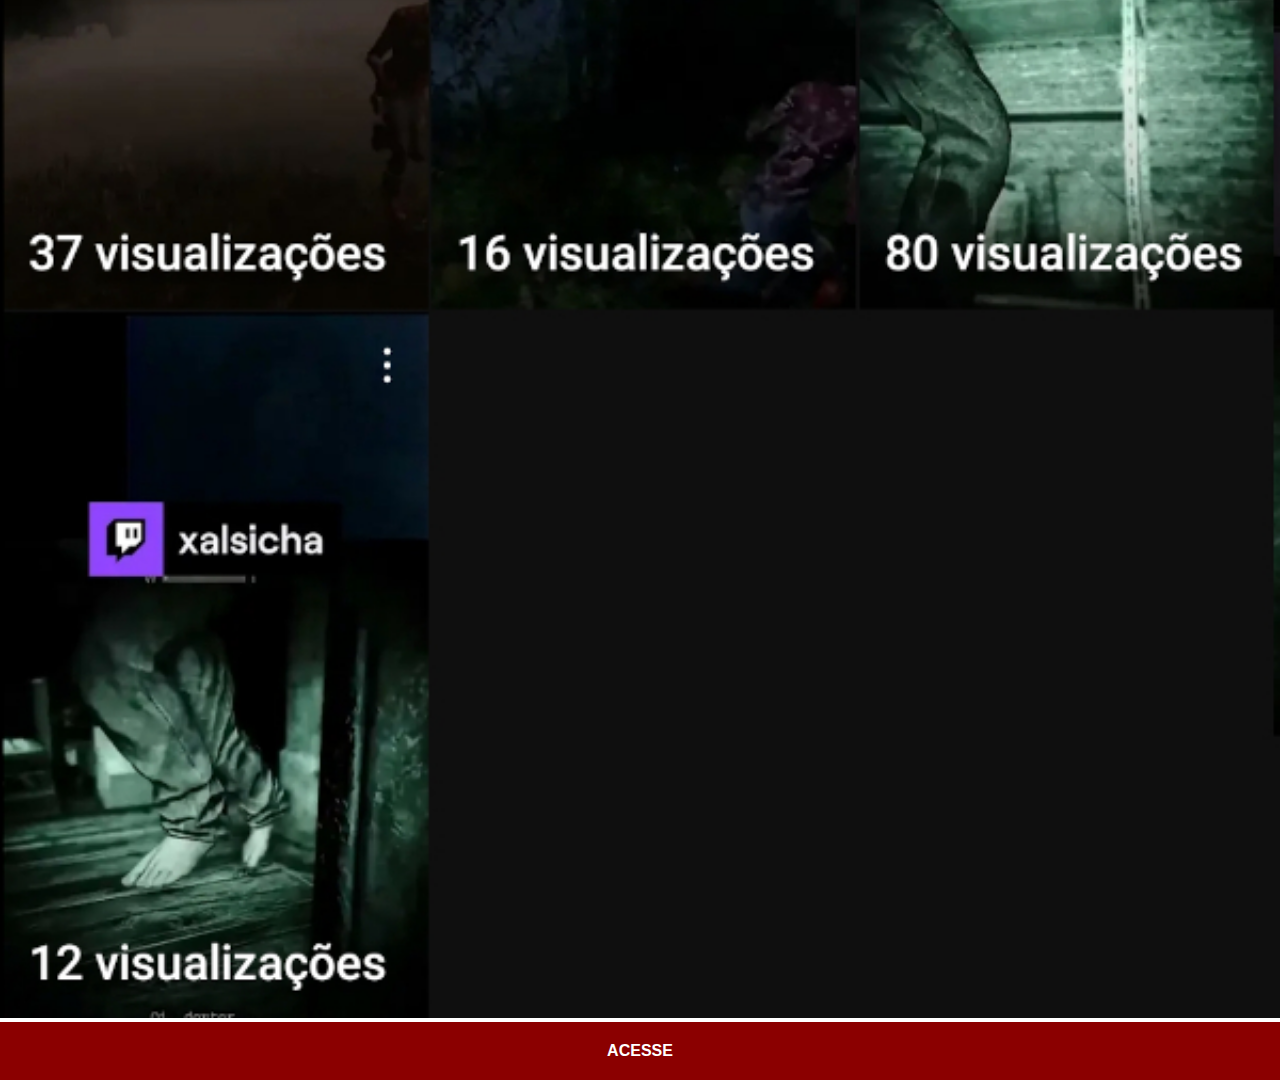
<file: youtube.html>
<!DOCTYPE html>
<html lang="pt-br">
<head>
    <meta charset="UTF-8">
    <meta name="viewport" content="width=device-width, initial-scale=1.0">
    <title>YouTube</title>
    <link rel="stylesheet" href="estilo/social.css">
</head>
<body>
    <img src="imagens/tela-youtube.jpg" alt="YouTube">
    <a href="https://www.youtube.com/@brunosivestre" target="_blank">ACESSE</a>
</body>
</html>
</file>
<file: estilo/style.css>
@charset "UTF-8";

*{
    margin: 0px;
    padding: 0%;
    font-family: Arial, Helvetica, sans-serif;
}

html, body {
    height: 100%;
    width: 100vw;
    background-color: black;
}

body {
    background: url(../imagens/fundo-madeira.jpg) no-repeat top center;
    /* fundoimg, não repetir e posicionada */
    background-size: cover; /*tamanho da imagem para cobrir a tela toda*/
    background-attachment: fixed; /* para fixar a img de fundo c a rolagem */
}

main {
    position: relative; /* para o preencher a tela e organizar*/
    height: 100vh;

}

section#telefone {/* telefone */
    position: absolute; /* dessa forma vai centralizar o telefone */
    top: 50%; /* com o top e left 50% a ponta esquerda do top  da section*/
    left: 50%; /* vai começar no centro da página */
    transform: translate(-50%, -50%); /*essa cfg mantem a section no centro*/
    /* o container de fora ter Position Relative e Transform Translate mantém a Section Centralizada */
    height: 627px;/* altura da imagem */
    width: 311px; /* largura da imagem  */
    background: url(../imagens/frame-iphone.png) no-repeat;
}

iframe#tela { /* posicionando a imagem da tela do celular com os app */
    position: relative; /* é necessario Position Relative */
    top: 80px;
    left: 22px;
    width: 267px;
    height: 471px;
}

section#redes-sociais {
    text-align: right; /* para posicionar as imgs botoes na direita */
} /* com a tag br quebrando as linhas nas imagens em html, faz com que as img de botoes fiquem um embaixo do outro
 */

section#redes-sociais img{ /* configuração das redes sociais */
    width: 50px; /* tamanho das imagens das redes */
    margin: 10px; /* para separar os botões das redes */
    border-radius: 50%; /* arredondando as imagens das redes */
    box-shadow: 2px 2px 5px rgba(0, 0, 0, 0.400); /*sombreamento das img */
}

section#redes-sociais img:hover {
    border: 2px solid rgba(255, 255, 255, 0.637); /*adiciona contorno branco nas imgs com mouse sobre*/
    transform: translate(-3px, -3px); /*cria um efeito "movendo" suavemente a imagem com o mouse sobre*/
    box-shadow: 5px 5px 10px rgba(0, 0, 0, 0.623); /*efeito de movimento na sombra com o mouse sobre*/
    transition: transform 0.3s, border 0.6s;/*cria um movimento suave quando o mouse sobre o botão da rede e a borda demorando 1s quando o mouse sobre a img de botão*/
}
</file>
<file: estilo/social.css>
@charset "UTF-8";

*{
    margin: 0px;
    padding: 0px;
    font-family: Arial, Helvetica, sans-serif;
}

::-webkit-scrollbar { /* escondendo a barra de rolagem */
    width: 0px; /* escondendo rolagem left and right */
    height: 0px;
}

img { /*configurando a img de fundo do YouTube*/
    width: 100vw;
}
a {
    display: block; /* para mostrar o ACESSE embaixo */
    background-color: darkred; /*fundo darkred*/
    color: white;
    padding: 20px; /*  */
    text-align: center; /* centralizando ACESSE */
    font-weight: bolder;
    text-decoration: none;
}

a:hover {
    background-color: red;
}
</file>
